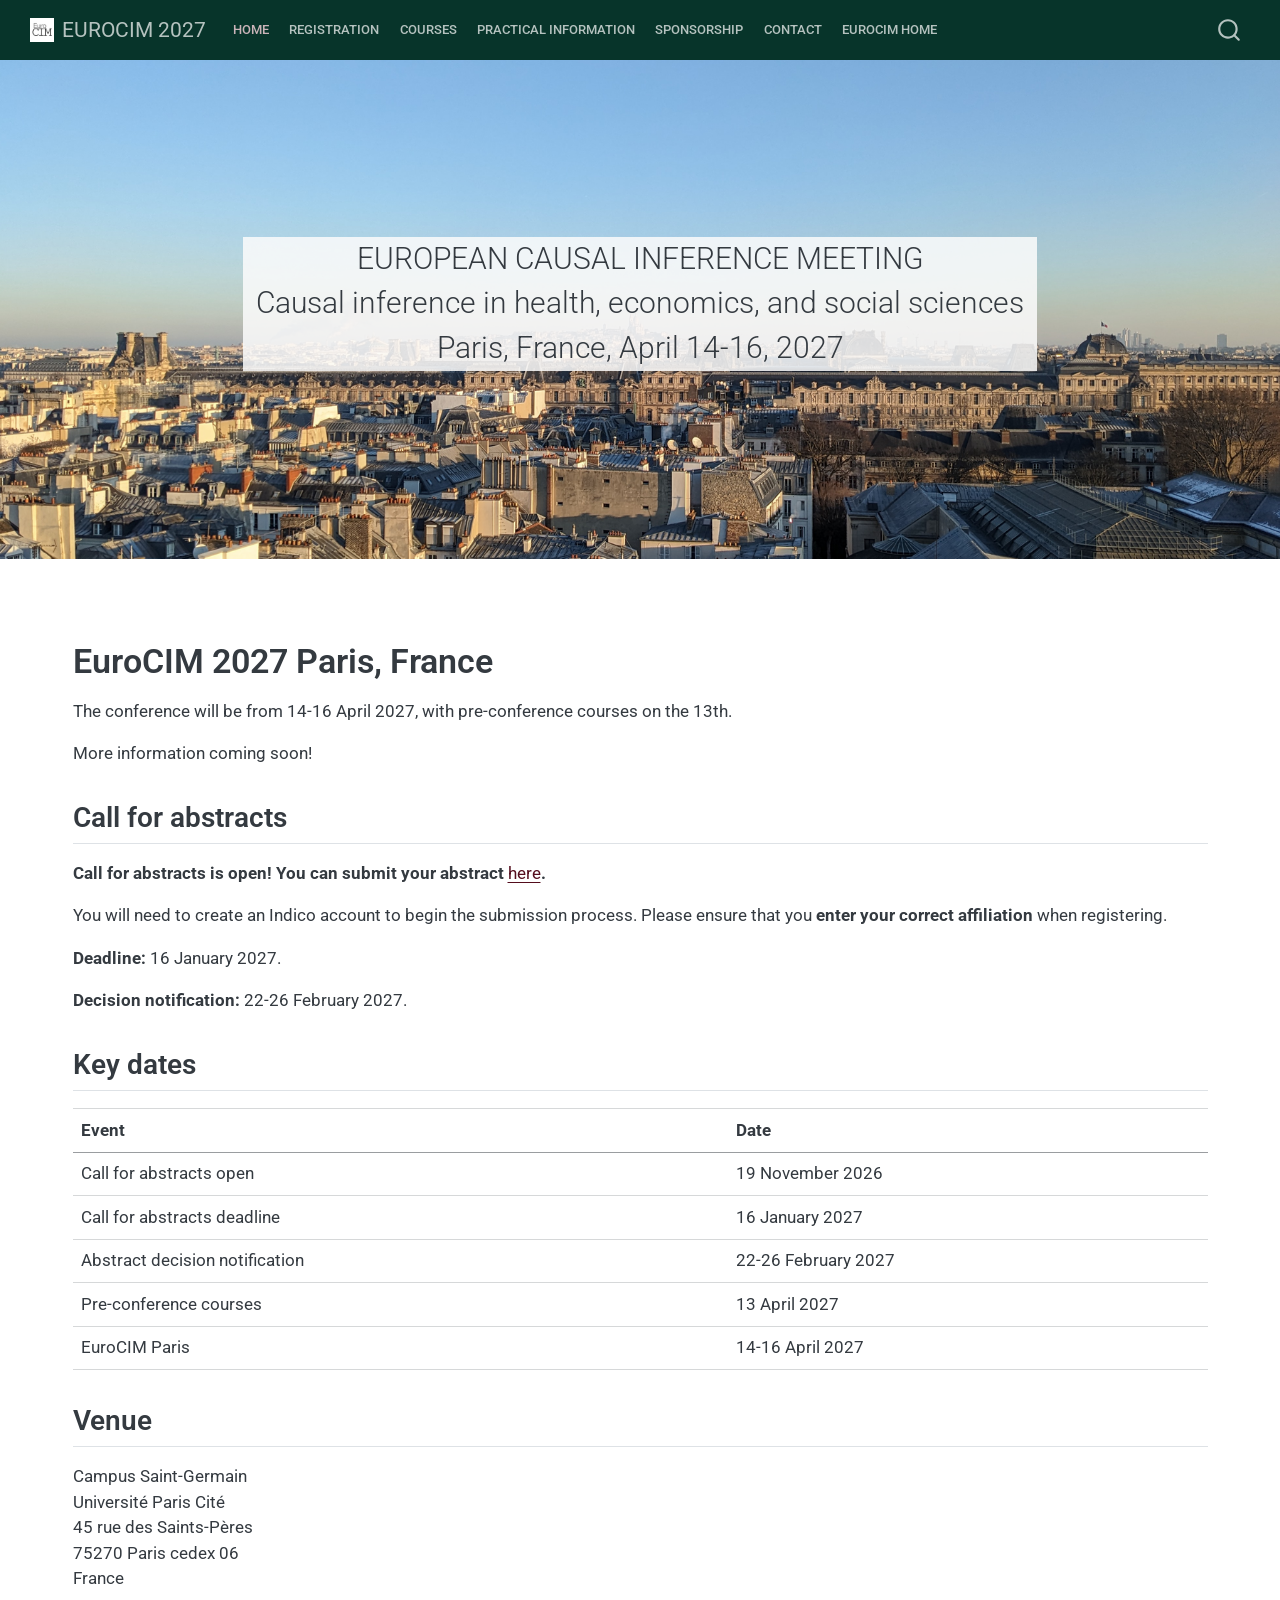
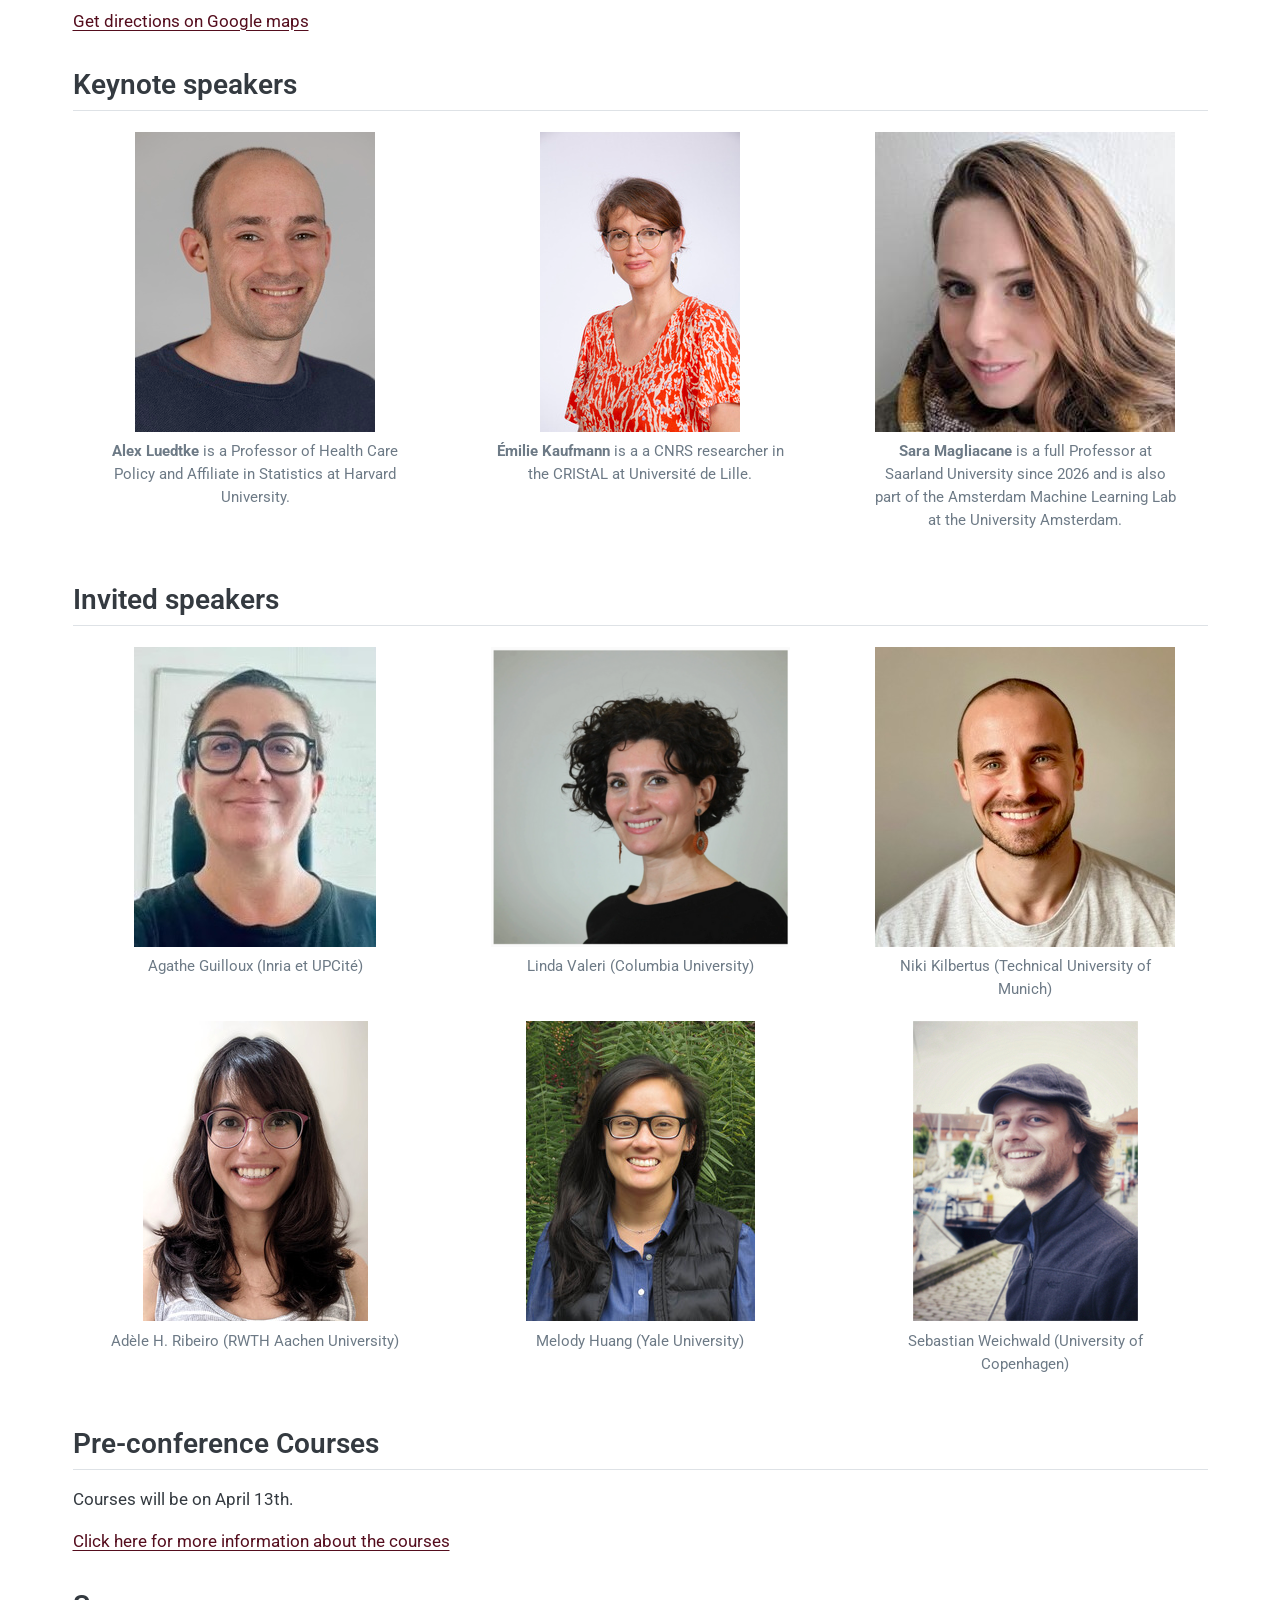
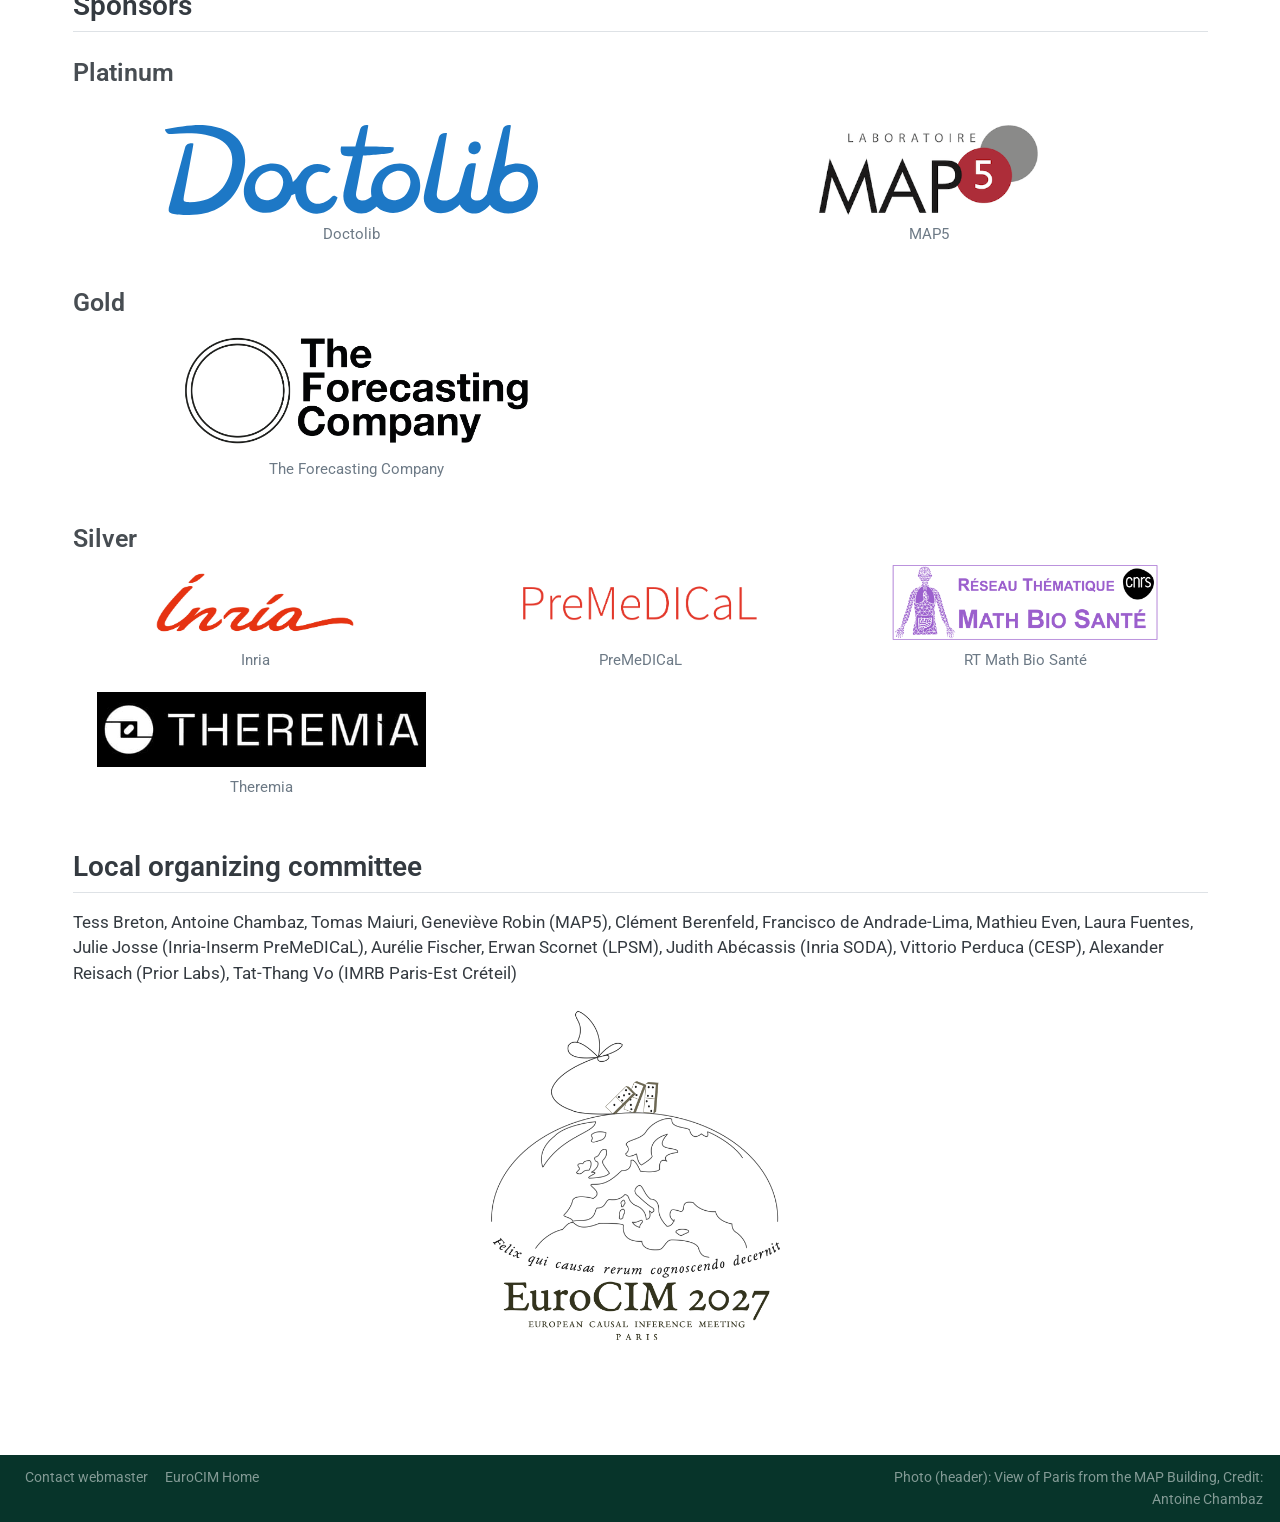
<file: docs/index.html>
<!DOCTYPE html>
<html xmlns="http://www.w3.org/1999/xhtml" lang="en" xml:lang="en"><head>

<meta charset="utf-8">
<meta name="generator" content="quarto-1.6.42">

<meta name="viewport" content="width=device-width, initial-scale=1.0, user-scalable=yes">


<title>European Causal Inference Meeting 2027 – Paris, France</title>
<style>
code{white-space: pre-wrap;}
span.smallcaps{font-variant: small-caps;}
div.columns{display: flex; gap: min(4vw, 1.5em);}
div.column{flex: auto; overflow-x: auto;}
div.hanging-indent{margin-left: 1.5em; text-indent: -1.5em;}
ul.task-list{list-style: none;}
ul.task-list li input[type="checkbox"] {
  width: 0.8em;
  margin: 0 0.8em 0.2em -1em; /* quarto-specific, see https://github.com/quarto-dev/quarto-cli/issues/4556 */ 
  vertical-align: middle;
}
</style>


<script src="site_libs/quarto-nav/quarto-nav.js"></script>
<script src="site_libs/clipboard/clipboard.min.js"></script>
<script src="site_libs/quarto-search/autocomplete.umd.js"></script>
<script src="site_libs/quarto-search/fuse.min.js"></script>
<script src="site_libs/quarto-search/quarto-search.js"></script>
<meta name="quarto:offset" content="./">
<link href="./eurocim-icon.gif" rel="icon" type="image/gif">
<script src="site_libs/quarto-html/quarto.js"></script>
<script src="site_libs/quarto-html/popper.min.js"></script>
<script src="site_libs/quarto-html/tippy.umd.min.js"></script>
<script src="site_libs/quarto-html/anchor.min.js"></script>
<link href="site_libs/quarto-html/tippy.css" rel="stylesheet">
<link href="site_libs/quarto-html/quarto-syntax-highlighting-2f5df379a58b258e96c21c0638c20c03.css" rel="stylesheet" id="quarto-text-highlighting-styles">
<script src="site_libs/bootstrap/bootstrap.min.js"></script>
<link href="site_libs/bootstrap/bootstrap-icons.css" rel="stylesheet">
<link href="site_libs/bootstrap/bootstrap-74127a9e0e57fd3cce7187ab63da7e6c.min.css" rel="stylesheet" append-hash="true" id="quarto-bootstrap" data-mode="light">
<script id="quarto-search-options" type="application/json">{
  "location": "navbar",
  "copy-button": false,
  "collapse-after": 3,
  "panel-placement": "end",
  "type": "overlay",
  "limit": 50,
  "keyboard-shortcut": [
    "f",
    "/",
    "s"
  ],
  "show-item-context": false,
  "language": {
    "search-no-results-text": "No results",
    "search-matching-documents-text": "matching documents",
    "search-copy-link-title": "Copy link to search",
    "search-hide-matches-text": "Hide additional matches",
    "search-more-match-text": "more match in this document",
    "search-more-matches-text": "more matches in this document",
    "search-clear-button-title": "Clear",
    "search-text-placeholder": "",
    "search-detached-cancel-button-title": "Cancel",
    "search-submit-button-title": "Submit",
    "search-label": "Search"
  }
}</script>
<style>

      .quarto-title-block .quarto-title-banner {
        background-image: url(images/paris-header.png);
background-size: cover;
      }
</style>


<link rel="stylesheet" href="styles.css">
<link rel="stylesheet" href="modal.css">
<meta property="og:title" content="European Causal Inference Meeting 2027 – Paris, France">
<meta property="og:description" content="EUROPEAN CAUSAL INFERENCE MEETING Causal inference in health, economics, and social sciences Paris, France, April 14-16, 2027">
<meta property="og:image" content="eurocim-icon.gif">
<meta property="og:site_name" content="European Causal Inference Meeting 2027 -- Paris, France">
</head>

<body class="nav-fixed">

<div id="quarto-search-results"></div>
  <header id="quarto-header" class="headroom fixed-top quarto-banner">
    <nav class="navbar navbar-expand-lg " data-bs-theme="dark">
      <div class="navbar-container container-fluid">
      <div class="navbar-brand-container mx-auto">
    <a href="./index.html" class="navbar-brand navbar-brand-logo">
    <img src="./eurocim-icon.gif" alt="" class="navbar-logo">
    </a>
    <a class="navbar-brand" href="./index.html">
    <span class="navbar-title">EUROCIM 2027</span>
    </a>
  </div>
            <div id="quarto-search" class="" title="Search"></div>
          <button class="navbar-toggler" type="button" data-bs-toggle="collapse" data-bs-target="#navbarCollapse" aria-controls="navbarCollapse" role="menu" aria-expanded="false" aria-label="Toggle navigation" onclick="if (window.quartoToggleHeadroom) { window.quartoToggleHeadroom(); }">
  <span class="navbar-toggler-icon"></span>
</button>
          <div class="collapse navbar-collapse" id="navbarCollapse">
            <ul class="navbar-nav navbar-nav-scroll me-auto">
  <li class="nav-item">
    <a class="nav-link active" href="./index.html" aria-current="page"> 
<span class="menu-text">Home</span></a>
  </li>  
  <li class="nav-item">
    <a class="nav-link" href="./registration.html"> 
<span class="menu-text">Registration</span></a>
  </li>  
  <li class="nav-item">
    <a class="nav-link" href="./courses.html"> 
<span class="menu-text">Courses</span></a>
  </li>  
  <li class="nav-item">
    <a class="nav-link" href="./practical-information.html"> 
<span class="menu-text">Practical Information</span></a>
  </li>  
  <li class="nav-item">
    <a class="nav-link" href="./sponsorship.html"> 
<span class="menu-text">Sponsorship</span></a>
  </li>  
  <li class="nav-item">
    <a class="nav-link" href="./contact.html"> 
<span class="menu-text">Contact</span></a>
  </li>  
  <li class="nav-item">
    <a class="nav-link" href="https://eurocim.org/"> 
<span class="menu-text">EuroCIM Home</span></a>
  </li>  
</ul>
          </div> <!-- /navcollapse -->
            <div class="quarto-navbar-tools">
</div>
      </div> <!-- /container-fluid -->
    </nav>
</header>
<!-- content -->
<header id="title-block-header" class="quarto-title-block default page-columns page-full">
  <div class="quarto-title-banner page-columns page-full">
    <div class="quarto-title column-page">
      
            <p class="subtitle lead">EUROPEAN CAUSAL INFERENCE MEETING<br> Causal inference in health, economics, and social sciences <br>Paris, France, April 14-16, 2027</p>
                      </div>
  </div>
    
  
  <div class="quarto-title-meta column-page">

      
    
      
    </div>
    
  
  </header><div id="quarto-content" class="quarto-container page-columns page-rows-contents page-layout-full page-navbar">
<!-- sidebar -->
<!-- margin-sidebar -->
    
<!-- main -->
<main class="content quarto-banner-title-block column-page" id="quarto-document-content">





<section id="eurocim-2027-paris-france" class="level1">
<h1>EuroCIM 2027 Paris, France</h1>
<p>The conference will be from 14-16 April 2027, with pre-conference courses on the 13th.</p>
<p>More information coming soon!</p>
<section id="call-for-abstracts" class="level2">
<h2 class="anchored" data-anchor-id="call-for-abstracts">Call for abstracts</h2>
<p><strong>Call for abstracts is open! You can submit your abstract <a href="https://indico.eurocim.org/event/4/">here</a>.</strong></p>
<p>You will need to create an Indico account to begin the submission process. Please ensure that you <strong>enter your correct affiliation</strong> when registering.</p>
<p><strong>Deadline:</strong> 16 January 2027.</p>
<p><strong>Decision notification:</strong> 22-26 February 2027.</p>
</section>
<section id="key-dates" class="level2">
<h2 class="anchored" data-anchor-id="key-dates">Key dates</h2>
<table class="caption-top table">
<thead>
<tr class="header">
<th>Event</th>
<th>Date</th>
</tr>
</thead>
<tbody>
<tr class="odd">
<td>Call for abstracts open</td>
<td>19 November 2026</td>
</tr>
<tr class="even">
<td>Call for abstracts deadline</td>
<td>16 January 2027</td>
</tr>
<tr class="odd">
<td>Abstract decision notification</td>
<td>22-26 February 2027</td>
</tr>
<tr class="even">
<td>Pre-conference courses</td>
<td>13 April 2027</td>
</tr>
<tr class="odd">
<td>EuroCIM Paris</td>
<td>14-16 April 2027</td>
</tr>
</tbody>
</table>
</section>
<section id="venue" class="level2">
<h2 class="anchored" data-anchor-id="venue">Venue</h2>
<p>Campus Saint-Germain<br> Université Paris Cité<br> 45 rue des Saints-Pères<br> 75270 Paris cedex 06<br> France</p>
<p><a href="https://maps.app.goo.gl/ps5xyJARwKoJh4gu7">Get directions on Google maps</a></p>
</section>
<section id="keynote-speakers" class="level2">
<h2 class="anchored" data-anchor-id="keynote-speakers">Keynote speakers</h2>
<div>

</div>
<div class="quarto-layout-panel" data-layout-ncol="3">
<div class="quarto-layout-row">
<div class="quarto-layout-cell" style="flex-basis: 33.3%;justify-content: flex-start;">
<div class="quarto-figure quarto-figure-center">
<figure class="figure">
<p><a href="https://alexluedtke.com/"><img src="images/speakers/alex_luedtke.jpg" class="img-fluid figure-img" alt="Alex Luedtke is a Professor of Health Care Policy and Affiliate in Statistics at Harvard University."></a></p>
<figcaption><strong>Alex Luedtke</strong> is a Professor of Health Care Policy and Affiliate in Statistics at Harvard University.</figcaption>
</figure>
</div>
</div>
<div class="quarto-layout-cell" style="flex-basis: 33.3%;justify-content: flex-start;">
<div class="quarto-figure quarto-figure-center">
<figure class="figure">
<p><a href="https://emiliekaufmann.github.io/"><img src="images/speakers/emilie_kaufmann.jpg" class="img-fluid figure-img" alt="Émilie Kaufmann is a a CNRS researcher in the CRIStAL at Université de Lille."></a></p>
<figcaption><strong>Émilie Kaufmann</strong> is a a CNRS researcher in the CRIStAL at Université de Lille.</figcaption>
</figure>
</div>
</div>
<div class="quarto-layout-cell" style="flex-basis: 33.3%;justify-content: flex-start;">
<div class="quarto-figure quarto-figure-center">
<figure class="figure">
<p><a href="https://saramagliacane.github.io/"><img src="images/speakers/sara_magliacane.jpg" class="img-fluid figure-img" alt="Sara Magliacane is a full Professor at Saarland University since 2026 and is also part of the Amsterdam Machine Learning Lab at the University Amsterdam."></a></p>
<figcaption><strong>Sara Magliacane</strong> is a full Professor at Saarland University since 2026 and is also part of the Amsterdam Machine Learning Lab at the University Amsterdam.</figcaption>
</figure>
</div>
</div>
</div>
</div>
</section>
<section id="invited-speakers" class="level2">
<h2 class="anchored" data-anchor-id="invited-speakers">Invited speakers</h2>
<div>

</div>
<div class="quarto-layout-panel" data-layout-ncol="3">
<div class="quarto-layout-row">
<div class="quarto-layout-cell" style="flex-basis: 33.3%;justify-content: flex-start;">
<div class="quarto-figure quarto-figure-center">
<figure class="figure">
<p><a href="https://sites.google.com/view/agatheguilloux-personalwebsite/?pli=1"><img src="images/speakers/agathe_guilloux.jpg" class="img-fluid figure-img" alt="Agathe Guilloux (Inria et UPCité)"></a></p>
<figcaption>Agathe Guilloux (Inria et UPCité)</figcaption>
</figure>
</div>
</div>
<div class="quarto-layout-cell" style="flex-basis: 33.3%;justify-content: flex-start;">
<div class="quarto-figure quarto-figure-center">
<figure class="figure">
<p><a href="https://www.lindavaleri.com/"><img src="images/speakers/linda_valeri.png" class="img-fluid figure-img" alt="Linda Valeri (Columbia University)"></a></p>
<figcaption>Linda Valeri (Columbia University)</figcaption>
</figure>
</div>
</div>
<div class="quarto-layout-cell" style="flex-basis: 33.3%;justify-content: flex-start;">
<div class="quarto-figure quarto-figure-center">
<figure class="figure">
<p><a href="https://sites.google.com/view/nikikilbertus/home"><img src="images/speakers/niki_kilbertus.jpeg" class="img-fluid figure-img" alt="Niki Kilbertus (Technical University of Munich)"></a></p>
<figcaption>Niki Kilbertus (Technical University of Munich)</figcaption>
</figure>
</div>
</div>
</div>
<div class="quarto-layout-row">
<div class="quarto-layout-cell" style="flex-basis: 33.3%;justify-content: flex-start;">
<div class="quarto-figure quarto-figure-center">
<figure class="figure">
<p><a href="https://adele.github.io/#about"><img src="images/speakers/adele_ribeiro.jpeg" class="img-fluid figure-img" alt="Adèle H. Ribeiro (RWTH Aachen University)"></a></p>
<figcaption>Adèle H. Ribeiro (RWTH Aachen University)</figcaption>
</figure>
</div>
</div>
<div class="quarto-layout-cell" style="flex-basis: 33.3%;justify-content: flex-start;">
<div class="quarto-figure quarto-figure-center">
<figure class="figure">
<p><a href="https://melodyyhuang.com/"><img src="images/speakers/melody_huang.jpg" class="img-fluid figure-img" alt="Melody Huang (Yale University)"></a></p>
<figcaption>Melody Huang (Yale University)</figcaption>
</figure>
</div>
</div>
<div class="quarto-layout-cell" style="flex-basis: 33.3%;justify-content: flex-start;">
<div class="quarto-figure quarto-figure-center">
<figure class="figure">
<p><a href="https://sweichwald.de/"><img src="images/speakers/sebastian_weichwald.jpg" class="img-fluid figure-img" alt="Sebastian Weichwald (University of Copenhagen)"></a></p>
<figcaption>Sebastian Weichwald (University of Copenhagen)</figcaption>
</figure>
</div>
</div>
</div>
</div>
</section>
<section id="pre-conference-courses" class="level2">
<h2 class="anchored" data-anchor-id="pre-conference-courses">Pre-conference Courses</h2>
<p>Courses will be on April 13th.</p>
<p><a href="./courses.html">Click here for more information about the courses</a></p>
</section>
<section id="sponsors" class="level2">
<h2 class="anchored" data-anchor-id="sponsors">Sponsors</h2>
<section id="platinum" class="level3">
<h3 class="anchored" data-anchor-id="platinum">Platinum</h3>
<div style="height: 1.5rem;">

</div>
<div>

</div>
<div class="quarto-layout-panel" data-layout-ncol="2">
<div class="quarto-layout-row">
<div class="quarto-layout-cell" style="flex-basis: 50.0%;justify-content: flex-start;">
<div class="quarto-figure quarto-figure-center">
<figure class="figure">
<p><a href="https://www.doctolib.fr/"><img src="images/sponsors/doctolib.svg" height="90" alt="Doctolib" class="figure-img"></a></p>
<figcaption>Doctolib</figcaption>
</figure>
</div>
</div>
<div class="quarto-layout-cell" style="flex-basis: 50.0%;justify-content: flex-start;">
<div class="quarto-figure quarto-figure-center">
<figure class="figure">
<p><a href="https://map5.mi.parisdescartes.fr/"><img src="images/sponsors/map5.png" height="90" alt="MAP5" class="figure-img"></a></p>
<figcaption>MAP5</figcaption>
</figure>
</div>
</div>
</div>
</div>
</section>
<section id="gold" class="level3">
<h3 class="anchored" data-anchor-id="gold">Gold</h3>
<div>

</div>
<div class="quarto-layout-panel" data-layout-ncol="2">
<div class="quarto-layout-row">
<div class="quarto-layout-cell" style="flex-basis: 50.0%;justify-content: flex-start;">
<div class="quarto-figure quarto-figure-center">
<figure class="figure">
<p><a href="https://www.theforecastingcompany.com/"><img src="images/sponsors/TFC_LOGO_original.png" height="120" alt="The Forecasting Company" class="figure-img"></a></p>
<figcaption>The Forecasting Company</figcaption>
</figure>
</div>
</div>
</div>
</div>
</section>
<section id="silver" class="level3">
<h3 class="anchored" data-anchor-id="silver">Silver</h3>
<div>

</div>
<div class="quarto-layout-panel" data-layout-ncol="3">
<div class="quarto-layout-row">
<div class="quarto-layout-cell" style="flex-basis: 33.3%;justify-content: flex-start;">
<div class="quarto-figure quarto-figure-center">
<figure class="figure">
<p><a href="https://www.inria.fr/fr"><img src="images/sponsors/inr_logo_rouge.jpg" height="75" alt="Inria" class="figure-img"></a></p>
<figcaption>Inria</figcaption>
</figure>
</div>
</div>
<div class="quarto-layout-cell" style="flex-basis: 33.3%;justify-content: flex-start;">
<div class="quarto-figure quarto-figure-center">
<figure class="figure">
<p><a href="https://team.inria.fr/premedical/"><img src="images/sponsors/premedical.png" height="75" alt="PreMeDICaL" class="figure-img"></a></p>
<figcaption>PreMeDICaL</figcaption>
</figure>
</div>
</div>
<div class="quarto-layout-cell" style="flex-basis: 33.3%;justify-content: flex-start;">
<div class="quarto-figure quarto-figure-center">
<figure class="figure">
<p><a href="https://math-bio-sante.math.cnrs.fr/"><img src="images/sponsors/rtmathbiosante.png" height="75" alt="RT Math Bio Santé" class="figure-img"></a></p>
<figcaption>RT Math Bio Santé</figcaption>
</figure>
</div>
</div>
</div>
<div class="quarto-layout-row">
<div class="quarto-layout-cell" style="flex-basis: 33.3%;justify-content: flex-start;">
<div class="quarto-figure quarto-figure-center">
<figure class="figure">
<p><a href="https://theremia.health/"><img src="images/sponsors/logo_theremia.jpeg" height="75" alt="Theremia" class="figure-img"></a></p>
<figcaption>Theremia</figcaption>
</figure>
</div>
</div>
</div>
</div>
</section>
</section>
<section id="local-organizing-committee" class="level2">
<h2 class="anchored" data-anchor-id="local-organizing-committee">Local organizing committee</h2>
<p>Tess Breton, Antoine Chambaz, Tomas Maiuri, Geneviève Robin (MAP5), Clément Berenfeld, Francisco de Andrade-Lima, Mathieu Even, Laura Fuentes, Julie Josse (Inria-Inserm PreMeDICaL), Aurélie Fischer, Erwan Scornet (LPSM), Judith Abécassis (Inria SODA), Vittorio Perduca (CESP), Alexander Reisach (Prior Labs), Tat-Thang Vo (IMRB Paris-Est Créteil)</p>
<div class="quarto-figure quarto-figure-center">
<figure class="figure">
<p><img src="images/logo_eurocim.png" class="img-fluid quarto-figure quarto-figure-center figure-img" style="width:30.0%"></p>
</figure>
</div>


</section>
</section>

</main> <!-- /main -->
<script id="quarto-html-after-body" type="application/javascript">
window.document.addEventListener("DOMContentLoaded", function (event) {
  const toggleBodyColorMode = (bsSheetEl) => {
    const mode = bsSheetEl.getAttribute("data-mode");
    const bodyEl = window.document.querySelector("body");
    if (mode === "dark") {
      bodyEl.classList.add("quarto-dark");
      bodyEl.classList.remove("quarto-light");
    } else {
      bodyEl.classList.add("quarto-light");
      bodyEl.classList.remove("quarto-dark");
    }
  }
  const toggleBodyColorPrimary = () => {
    const bsSheetEl = window.document.querySelector("link#quarto-bootstrap");
    if (bsSheetEl) {
      toggleBodyColorMode(bsSheetEl);
    }
  }
  toggleBodyColorPrimary();  
  const icon = "";
  const anchorJS = new window.AnchorJS();
  anchorJS.options = {
    placement: 'right',
    icon: icon
  };
  anchorJS.add('.anchored');
  const isCodeAnnotation = (el) => {
    for (const clz of el.classList) {
      if (clz.startsWith('code-annotation-')) {                     
        return true;
      }
    }
    return false;
  }
  const onCopySuccess = function(e) {
    // button target
    const button = e.trigger;
    // don't keep focus
    button.blur();
    // flash "checked"
    button.classList.add('code-copy-button-checked');
    var currentTitle = button.getAttribute("title");
    button.setAttribute("title", "Copied!");
    let tooltip;
    if (window.bootstrap) {
      button.setAttribute("data-bs-toggle", "tooltip");
      button.setAttribute("data-bs-placement", "left");
      button.setAttribute("data-bs-title", "Copied!");
      tooltip = new bootstrap.Tooltip(button, 
        { trigger: "manual", 
          customClass: "code-copy-button-tooltip",
          offset: [0, -8]});
      tooltip.show();    
    }
    setTimeout(function() {
      if (tooltip) {
        tooltip.hide();
        button.removeAttribute("data-bs-title");
        button.removeAttribute("data-bs-toggle");
        button.removeAttribute("data-bs-placement");
      }
      button.setAttribute("title", currentTitle);
      button.classList.remove('code-copy-button-checked');
    }, 1000);
    // clear code selection
    e.clearSelection();
  }
  const getTextToCopy = function(trigger) {
      const codeEl = trigger.previousElementSibling.cloneNode(true);
      for (const childEl of codeEl.children) {
        if (isCodeAnnotation(childEl)) {
          childEl.remove();
        }
      }
      return codeEl.innerText;
  }
  const clipboard = new window.ClipboardJS('.code-copy-button:not([data-in-quarto-modal])', {
    text: getTextToCopy
  });
  clipboard.on('success', onCopySuccess);
  if (window.document.getElementById('quarto-embedded-source-code-modal')) {
    const clipboardModal = new window.ClipboardJS('.code-copy-button[data-in-quarto-modal]', {
      text: getTextToCopy,
      container: window.document.getElementById('quarto-embedded-source-code-modal')
    });
    clipboardModal.on('success', onCopySuccess);
  }
    var localhostRegex = new RegExp(/^(?:http|https):\/\/localhost\:?[0-9]*\//);
    var mailtoRegex = new RegExp(/^mailto:/);
      var filterRegex = new RegExp('/' + window.location.host + '/');
    var isInternal = (href) => {
        return filterRegex.test(href) || localhostRegex.test(href) || mailtoRegex.test(href);
    }
    // Inspect non-navigation links and adorn them if external
 	var links = window.document.querySelectorAll('a[href]:not(.nav-link):not(.navbar-brand):not(.toc-action):not(.sidebar-link):not(.sidebar-item-toggle):not(.pagination-link):not(.no-external):not([aria-hidden]):not(.dropdown-item):not(.quarto-navigation-tool):not(.about-link)');
    for (var i=0; i<links.length; i++) {
      const link = links[i];
      if (!isInternal(link.href)) {
        // undo the damage that might have been done by quarto-nav.js in the case of
        // links that we want to consider external
        if (link.dataset.originalHref !== undefined) {
          link.href = link.dataset.originalHref;
        }
      }
    }
  function tippyHover(el, contentFn, onTriggerFn, onUntriggerFn) {
    const config = {
      allowHTML: true,
      maxWidth: 500,
      delay: 100,
      arrow: false,
      appendTo: function(el) {
          return el.parentElement;
      },
      interactive: true,
      interactiveBorder: 10,
      theme: 'quarto',
      placement: 'bottom-start',
    };
    if (contentFn) {
      config.content = contentFn;
    }
    if (onTriggerFn) {
      config.onTrigger = onTriggerFn;
    }
    if (onUntriggerFn) {
      config.onUntrigger = onUntriggerFn;
    }
    window.tippy(el, config); 
  }
  const noterefs = window.document.querySelectorAll('a[role="doc-noteref"]');
  for (var i=0; i<noterefs.length; i++) {
    const ref = noterefs[i];
    tippyHover(ref, function() {
      // use id or data attribute instead here
      let href = ref.getAttribute('data-footnote-href') || ref.getAttribute('href');
      try { href = new URL(href).hash; } catch {}
      const id = href.replace(/^#\/?/, "");
      const note = window.document.getElementById(id);
      if (note) {
        return note.innerHTML;
      } else {
        return "";
      }
    });
  }
  const xrefs = window.document.querySelectorAll('a.quarto-xref');
  const processXRef = (id, note) => {
    // Strip column container classes
    const stripColumnClz = (el) => {
      el.classList.remove("page-full", "page-columns");
      if (el.children) {
        for (const child of el.children) {
          stripColumnClz(child);
        }
      }
    }
    stripColumnClz(note)
    if (id === null || id.startsWith('sec-')) {
      // Special case sections, only their first couple elements
      const container = document.createElement("div");
      if (note.children && note.children.length > 2) {
        container.appendChild(note.children[0].cloneNode(true));
        for (let i = 1; i < note.children.length; i++) {
          const child = note.children[i];
          if (child.tagName === "P" && child.innerText === "") {
            continue;
          } else {
            container.appendChild(child.cloneNode(true));
            break;
          }
        }
        if (window.Quarto?.typesetMath) {
          window.Quarto.typesetMath(container);
        }
        return container.innerHTML
      } else {
        if (window.Quarto?.typesetMath) {
          window.Quarto.typesetMath(note);
        }
        return note.innerHTML;
      }
    } else {
      // Remove any anchor links if they are present
      const anchorLink = note.querySelector('a.anchorjs-link');
      if (anchorLink) {
        anchorLink.remove();
      }
      if (window.Quarto?.typesetMath) {
        window.Quarto.typesetMath(note);
      }
      if (note.classList.contains("callout")) {
        return note.outerHTML;
      } else {
        return note.innerHTML;
      }
    }
  }
  for (var i=0; i<xrefs.length; i++) {
    const xref = xrefs[i];
    tippyHover(xref, undefined, function(instance) {
      instance.disable();
      let url = xref.getAttribute('href');
      let hash = undefined; 
      if (url.startsWith('#')) {
        hash = url;
      } else {
        try { hash = new URL(url).hash; } catch {}
      }
      if (hash) {
        const id = hash.replace(/^#\/?/, "");
        const note = window.document.getElementById(id);
        if (note !== null) {
          try {
            const html = processXRef(id, note.cloneNode(true));
            instance.setContent(html);
          } finally {
            instance.enable();
            instance.show();
          }
        } else {
          // See if we can fetch this
          fetch(url.split('#')[0])
          .then(res => res.text())
          .then(html => {
            const parser = new DOMParser();
            const htmlDoc = parser.parseFromString(html, "text/html");
            const note = htmlDoc.getElementById(id);
            if (note !== null) {
              const html = processXRef(id, note);
              instance.setContent(html);
            } 
          }).finally(() => {
            instance.enable();
            instance.show();
          });
        }
      } else {
        // See if we can fetch a full url (with no hash to target)
        // This is a special case and we should probably do some content thinning / targeting
        fetch(url)
        .then(res => res.text())
        .then(html => {
          const parser = new DOMParser();
          const htmlDoc = parser.parseFromString(html, "text/html");
          const note = htmlDoc.querySelector('main.content');
          if (note !== null) {
            // This should only happen for chapter cross references
            // (since there is no id in the URL)
            // remove the first header
            if (note.children.length > 0 && note.children[0].tagName === "HEADER") {
              note.children[0].remove();
            }
            const html = processXRef(null, note);
            instance.setContent(html);
          } 
        }).finally(() => {
          instance.enable();
          instance.show();
        });
      }
    }, function(instance) {
    });
  }
      let selectedAnnoteEl;
      const selectorForAnnotation = ( cell, annotation) => {
        let cellAttr = 'data-code-cell="' + cell + '"';
        let lineAttr = 'data-code-annotation="' +  annotation + '"';
        const selector = 'span[' + cellAttr + '][' + lineAttr + ']';
        return selector;
      }
      const selectCodeLines = (annoteEl) => {
        const doc = window.document;
        const targetCell = annoteEl.getAttribute("data-target-cell");
        const targetAnnotation = annoteEl.getAttribute("data-target-annotation");
        const annoteSpan = window.document.querySelector(selectorForAnnotation(targetCell, targetAnnotation));
        const lines = annoteSpan.getAttribute("data-code-lines").split(",");
        const lineIds = lines.map((line) => {
          return targetCell + "-" + line;
        })
        let top = null;
        let height = null;
        let parent = null;
        if (lineIds.length > 0) {
            //compute the position of the single el (top and bottom and make a div)
            const el = window.document.getElementById(lineIds[0]);
            top = el.offsetTop;
            height = el.offsetHeight;
            parent = el.parentElement.parentElement;
          if (lineIds.length > 1) {
            const lastEl = window.document.getElementById(lineIds[lineIds.length - 1]);
            const bottom = lastEl.offsetTop + lastEl.offsetHeight;
            height = bottom - top;
          }
          if (top !== null && height !== null && parent !== null) {
            // cook up a div (if necessary) and position it 
            let div = window.document.getElementById("code-annotation-line-highlight");
            if (div === null) {
              div = window.document.createElement("div");
              div.setAttribute("id", "code-annotation-line-highlight");
              div.style.position = 'absolute';
              parent.appendChild(div);
            }
            div.style.top = top - 2 + "px";
            div.style.height = height + 4 + "px";
            div.style.left = 0;
            let gutterDiv = window.document.getElementById("code-annotation-line-highlight-gutter");
            if (gutterDiv === null) {
              gutterDiv = window.document.createElement("div");
              gutterDiv.setAttribute("id", "code-annotation-line-highlight-gutter");
              gutterDiv.style.position = 'absolute';
              const codeCell = window.document.getElementById(targetCell);
              const gutter = codeCell.querySelector('.code-annotation-gutter');
              gutter.appendChild(gutterDiv);
            }
            gutterDiv.style.top = top - 2 + "px";
            gutterDiv.style.height = height + 4 + "px";
          }
          selectedAnnoteEl = annoteEl;
        }
      };
      const unselectCodeLines = () => {
        const elementsIds = ["code-annotation-line-highlight", "code-annotation-line-highlight-gutter"];
        elementsIds.forEach((elId) => {
          const div = window.document.getElementById(elId);
          if (div) {
            div.remove();
          }
        });
        selectedAnnoteEl = undefined;
      };
        // Handle positioning of the toggle
    window.addEventListener(
      "resize",
      throttle(() => {
        elRect = undefined;
        if (selectedAnnoteEl) {
          selectCodeLines(selectedAnnoteEl);
        }
      }, 10)
    );
    function throttle(fn, ms) {
    let throttle = false;
    let timer;
      return (...args) => {
        if(!throttle) { // first call gets through
            fn.apply(this, args);
            throttle = true;
        } else { // all the others get throttled
            if(timer) clearTimeout(timer); // cancel #2
            timer = setTimeout(() => {
              fn.apply(this, args);
              timer = throttle = false;
            }, ms);
        }
      };
    }
      // Attach click handler to the DT
      const annoteDls = window.document.querySelectorAll('dt[data-target-cell]');
      for (const annoteDlNode of annoteDls) {
        annoteDlNode.addEventListener('click', (event) => {
          const clickedEl = event.target;
          if (clickedEl !== selectedAnnoteEl) {
            unselectCodeLines();
            const activeEl = window.document.querySelector('dt[data-target-cell].code-annotation-active');
            if (activeEl) {
              activeEl.classList.remove('code-annotation-active');
            }
            selectCodeLines(clickedEl);
            clickedEl.classList.add('code-annotation-active');
          } else {
            // Unselect the line
            unselectCodeLines();
            clickedEl.classList.remove('code-annotation-active');
          }
        });
      }
  const findCites = (el) => {
    const parentEl = el.parentElement;
    if (parentEl) {
      const cites = parentEl.dataset.cites;
      if (cites) {
        return {
          el,
          cites: cites.split(' ')
        };
      } else {
        return findCites(el.parentElement)
      }
    } else {
      return undefined;
    }
  };
  var bibliorefs = window.document.querySelectorAll('a[role="doc-biblioref"]');
  for (var i=0; i<bibliorefs.length; i++) {
    const ref = bibliorefs[i];
    const citeInfo = findCites(ref);
    if (citeInfo) {
      tippyHover(citeInfo.el, function() {
        var popup = window.document.createElement('div');
        citeInfo.cites.forEach(function(cite) {
          var citeDiv = window.document.createElement('div');
          citeDiv.classList.add('hanging-indent');
          citeDiv.classList.add('csl-entry');
          var biblioDiv = window.document.getElementById('ref-' + cite);
          if (biblioDiv) {
            citeDiv.innerHTML = biblioDiv.innerHTML;
          }
          popup.appendChild(citeDiv);
        });
        return popup.innerHTML;
      });
    }
  }
});
</script>
</div> <!-- /content -->
<footer class="footer">
  <div class="nav-footer">
    <div class="nav-footer-left">
      <ul class="footer-items list-unstyled">
    <li class="nav-item">
    <a class="nav-link" href="mailto:michael.sachs@sund.ku.dk?subject=[EuroCIM website]">
<p>Contact webmaster</p>
</a>
  </li>  
    <li class="nav-item">
    <a class="nav-link" href="https://eurocim.org/">
<p>EuroCIM Home</p>
</a>
  </li>  
</ul>
    </div>   
    <div class="nav-footer-center">
      &nbsp;
    </div>
    <div class="nav-footer-right">
      <ul class="footer-items list-unstyled">
    <li class="nav-item">
 Photo (header): View of Paris from the MAP Building, Credit: Antoine Chambaz
  </li>  
</ul>
    </div>
  </div>
</footer>




</body></html>
</file>
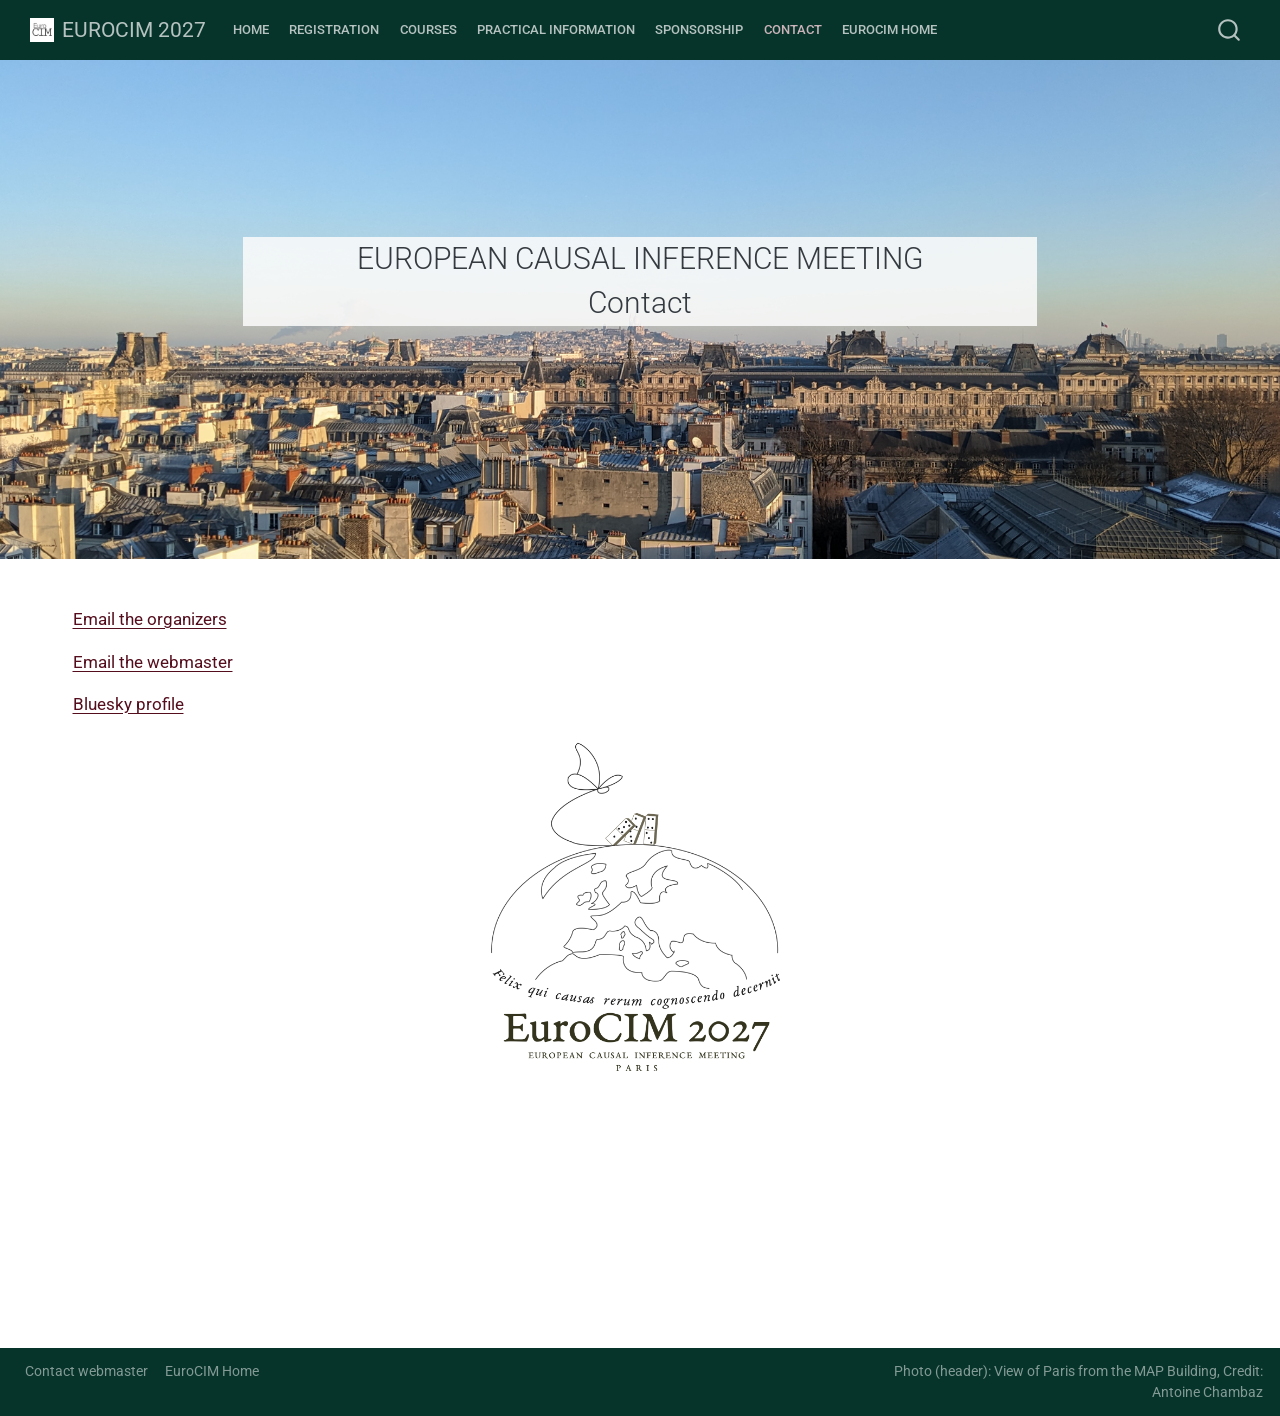
<file: docs/contact.html>
<!DOCTYPE html>
<html xmlns="http://www.w3.org/1999/xhtml" lang="en" xml:lang="en"><head>

<meta charset="utf-8">
<meta name="generator" content="quarto-1.6.42">

<meta name="viewport" content="width=device-width, initial-scale=1.0, user-scalable=yes">


<title>contact – European Causal Inference Meeting 2027 -- Paris, France</title>
<style>
code{white-space: pre-wrap;}
span.smallcaps{font-variant: small-caps;}
div.columns{display: flex; gap: min(4vw, 1.5em);}
div.column{flex: auto; overflow-x: auto;}
div.hanging-indent{margin-left: 1.5em; text-indent: -1.5em;}
ul.task-list{list-style: none;}
ul.task-list li input[type="checkbox"] {
  width: 0.8em;
  margin: 0 0.8em 0.2em -1em; /* quarto-specific, see https://github.com/quarto-dev/quarto-cli/issues/4556 */ 
  vertical-align: middle;
}
</style>


<script src="site_libs/quarto-nav/quarto-nav.js"></script>
<script src="site_libs/clipboard/clipboard.min.js"></script>
<script src="site_libs/quarto-search/autocomplete.umd.js"></script>
<script src="site_libs/quarto-search/fuse.min.js"></script>
<script src="site_libs/quarto-search/quarto-search.js"></script>
<meta name="quarto:offset" content="./">
<link href="./eurocim-icon.gif" rel="icon" type="image/gif">
<script src="site_libs/quarto-html/quarto.js"></script>
<script src="site_libs/quarto-html/popper.min.js"></script>
<script src="site_libs/quarto-html/tippy.umd.min.js"></script>
<script src="site_libs/quarto-html/anchor.min.js"></script>
<link href="site_libs/quarto-html/tippy.css" rel="stylesheet">
<link href="site_libs/quarto-html/quarto-syntax-highlighting-2f5df379a58b258e96c21c0638c20c03.css" rel="stylesheet" id="quarto-text-highlighting-styles">
<script src="site_libs/bootstrap/bootstrap.min.js"></script>
<link href="site_libs/bootstrap/bootstrap-icons.css" rel="stylesheet">
<link href="site_libs/bootstrap/bootstrap-db4ea16ca78c0a3a8e659356a84e353f.min.css" rel="stylesheet" append-hash="true" id="quarto-bootstrap" data-mode="light">
<script id="quarto-search-options" type="application/json">{
  "location": "navbar",
  "copy-button": false,
  "collapse-after": 3,
  "panel-placement": "end",
  "type": "overlay",
  "limit": 50,
  "keyboard-shortcut": [
    "f",
    "/",
    "s"
  ],
  "show-item-context": false,
  "language": {
    "search-no-results-text": "No results",
    "search-matching-documents-text": "matching documents",
    "search-copy-link-title": "Copy link to search",
    "search-hide-matches-text": "Hide additional matches",
    "search-more-match-text": "more match in this document",
    "search-more-matches-text": "more matches in this document",
    "search-clear-button-title": "Clear",
    "search-text-placeholder": "",
    "search-detached-cancel-button-title": "Cancel",
    "search-submit-button-title": "Submit",
    "search-label": "Search"
  }
}</script>
<style>

      .quarto-title-block .quarto-title-banner {
        background-image: url(images/paris-header.png);
background-size: cover;
      }
</style>


<link rel="stylesheet" href="styles.css">
<link rel="stylesheet" href="modal.css">
<meta property="og:title" content="European Causal Inference Meeting 2027 – Paris, France">
<meta property="og:description" content="EUROPEAN CAUSAL INFERENCE MEETING Contact">
<meta property="og:image" content="eurocim-icon.gif">
<meta property="og:site_name" content="European Causal Inference Meeting 2027 -- Paris, France">
</head>

<body class="nav-fixed">

<div id="quarto-search-results"></div>
  <header id="quarto-header" class="headroom fixed-top quarto-banner">
    <nav class="navbar navbar-expand-lg " data-bs-theme="dark">
      <div class="navbar-container container-fluid">
      <div class="navbar-brand-container mx-auto">
    <a href="./index.html" class="navbar-brand navbar-brand-logo">
    <img src="./eurocim-icon.gif" alt="" class="navbar-logo">
    </a>
    <a class="navbar-brand" href="./index.html">
    <span class="navbar-title">EUROCIM 2027</span>
    </a>
  </div>
            <div id="quarto-search" class="" title="Search"></div>
          <button class="navbar-toggler" type="button" data-bs-toggle="collapse" data-bs-target="#navbarCollapse" aria-controls="navbarCollapse" role="menu" aria-expanded="false" aria-label="Toggle navigation" onclick="if (window.quartoToggleHeadroom) { window.quartoToggleHeadroom(); }">
  <span class="navbar-toggler-icon"></span>
</button>
          <div class="collapse navbar-collapse" id="navbarCollapse">
            <ul class="navbar-nav navbar-nav-scroll me-auto">
  <li class="nav-item">
    <a class="nav-link" href="./index.html"> 
<span class="menu-text">Home</span></a>
  </li>  
  <li class="nav-item">
    <a class="nav-link" href="./registration.html"> 
<span class="menu-text">Registration</span></a>
  </li>  
  <li class="nav-item">
    <a class="nav-link" href="./courses.html"> 
<span class="menu-text">Courses</span></a>
  </li>  
  <li class="nav-item">
    <a class="nav-link" href="./practical-information.html"> 
<span class="menu-text">Practical Information</span></a>
  </li>  
  <li class="nav-item">
    <a class="nav-link" href="./sponsorship.html"> 
<span class="menu-text">Sponsorship</span></a>
  </li>  
  <li class="nav-item">
    <a class="nav-link active" href="./contact.html" aria-current="page"> 
<span class="menu-text">Contact</span></a>
  </li>  
  <li class="nav-item">
    <a class="nav-link" href="https://eurocim.org/"> 
<span class="menu-text">EuroCIM Home</span></a>
  </li>  
</ul>
          </div> <!-- /navcollapse -->
            <div class="quarto-navbar-tools">
</div>
      </div> <!-- /container-fluid -->
    </nav>
</header>
<!-- content -->
<header id="title-block-header" class="quarto-title-block default page-columns page-full">
  <div class="quarto-title-banner page-columns page-full">
    <div class="quarto-title column-page">
      
            <p class="subtitle lead">EUROPEAN CAUSAL INFERENCE MEETING<br> Contact</p>
                      </div>
  </div>
    
  
  <div class="quarto-title-meta column-page">

      
    
      
    </div>
    
  
  </header><div id="quarto-content" class="quarto-container page-columns page-rows-contents page-layout-full page-navbar">
<!-- sidebar -->
<!-- margin-sidebar -->
    
<!-- main -->
<main class="content quarto-banner-title-block column-page" id="quarto-document-content">





<p><a href="mailto:eurocim2027@inria.fr">Email the organizers</a></p>
<p><a href="mailto:clement.berenfeld@inria.fr,alexander.reisach@gmail.com?subject=%5BEuroCIM%20Paris%20website%5D">Email the webmaster</a></p>
<p><a href="https://bsky.app/profile/eurocim.bsky.social">Bluesky profile</a></p>
<div class="quarto-figure quarto-figure-center">
<figure class="figure">
<p><img src="images/logo_eurocim.png" class="img-fluid quarto-figure quarto-figure-center figure-img" style="width:30.0%"></p>
</figure>
</div>



</main> <!-- /main -->
<script id="quarto-html-after-body" type="application/javascript">
window.document.addEventListener("DOMContentLoaded", function (event) {
  const toggleBodyColorMode = (bsSheetEl) => {
    const mode = bsSheetEl.getAttribute("data-mode");
    const bodyEl = window.document.querySelector("body");
    if (mode === "dark") {
      bodyEl.classList.add("quarto-dark");
      bodyEl.classList.remove("quarto-light");
    } else {
      bodyEl.classList.add("quarto-light");
      bodyEl.classList.remove("quarto-dark");
    }
  }
  const toggleBodyColorPrimary = () => {
    const bsSheetEl = window.document.querySelector("link#quarto-bootstrap");
    if (bsSheetEl) {
      toggleBodyColorMode(bsSheetEl);
    }
  }
  toggleBodyColorPrimary();  
  const icon = "";
  const anchorJS = new window.AnchorJS();
  anchorJS.options = {
    placement: 'right',
    icon: icon
  };
  anchorJS.add('.anchored');
  const isCodeAnnotation = (el) => {
    for (const clz of el.classList) {
      if (clz.startsWith('code-annotation-')) {                     
        return true;
      }
    }
    return false;
  }
  const onCopySuccess = function(e) {
    // button target
    const button = e.trigger;
    // don't keep focus
    button.blur();
    // flash "checked"
    button.classList.add('code-copy-button-checked');
    var currentTitle = button.getAttribute("title");
    button.setAttribute("title", "Copied!");
    let tooltip;
    if (window.bootstrap) {
      button.setAttribute("data-bs-toggle", "tooltip");
      button.setAttribute("data-bs-placement", "left");
      button.setAttribute("data-bs-title", "Copied!");
      tooltip = new bootstrap.Tooltip(button, 
        { trigger: "manual", 
          customClass: "code-copy-button-tooltip",
          offset: [0, -8]});
      tooltip.show();    
    }
    setTimeout(function() {
      if (tooltip) {
        tooltip.hide();
        button.removeAttribute("data-bs-title");
        button.removeAttribute("data-bs-toggle");
        button.removeAttribute("data-bs-placement");
      }
      button.setAttribute("title", currentTitle);
      button.classList.remove('code-copy-button-checked');
    }, 1000);
    // clear code selection
    e.clearSelection();
  }
  const getTextToCopy = function(trigger) {
      const codeEl = trigger.previousElementSibling.cloneNode(true);
      for (const childEl of codeEl.children) {
        if (isCodeAnnotation(childEl)) {
          childEl.remove();
        }
      }
      return codeEl.innerText;
  }
  const clipboard = new window.ClipboardJS('.code-copy-button:not([data-in-quarto-modal])', {
    text: getTextToCopy
  });
  clipboard.on('success', onCopySuccess);
  if (window.document.getElementById('quarto-embedded-source-code-modal')) {
    const clipboardModal = new window.ClipboardJS('.code-copy-button[data-in-quarto-modal]', {
      text: getTextToCopy,
      container: window.document.getElementById('quarto-embedded-source-code-modal')
    });
    clipboardModal.on('success', onCopySuccess);
  }
    var localhostRegex = new RegExp(/^(?:http|https):\/\/localhost\:?[0-9]*\//);
    var mailtoRegex = new RegExp(/^mailto:/);
      var filterRegex = new RegExp('/' + window.location.host + '/');
    var isInternal = (href) => {
        return filterRegex.test(href) || localhostRegex.test(href) || mailtoRegex.test(href);
    }
    // Inspect non-navigation links and adorn them if external
 	var links = window.document.querySelectorAll('a[href]:not(.nav-link):not(.navbar-brand):not(.toc-action):not(.sidebar-link):not(.sidebar-item-toggle):not(.pagination-link):not(.no-external):not([aria-hidden]):not(.dropdown-item):not(.quarto-navigation-tool):not(.about-link)');
    for (var i=0; i<links.length; i++) {
      const link = links[i];
      if (!isInternal(link.href)) {
        // undo the damage that might have been done by quarto-nav.js in the case of
        // links that we want to consider external
        if (link.dataset.originalHref !== undefined) {
          link.href = link.dataset.originalHref;
        }
      }
    }
  function tippyHover(el, contentFn, onTriggerFn, onUntriggerFn) {
    const config = {
      allowHTML: true,
      maxWidth: 500,
      delay: 100,
      arrow: false,
      appendTo: function(el) {
          return el.parentElement;
      },
      interactive: true,
      interactiveBorder: 10,
      theme: 'quarto',
      placement: 'bottom-start',
    };
    if (contentFn) {
      config.content = contentFn;
    }
    if (onTriggerFn) {
      config.onTrigger = onTriggerFn;
    }
    if (onUntriggerFn) {
      config.onUntrigger = onUntriggerFn;
    }
    window.tippy(el, config); 
  }
  const noterefs = window.document.querySelectorAll('a[role="doc-noteref"]');
  for (var i=0; i<noterefs.length; i++) {
    const ref = noterefs[i];
    tippyHover(ref, function() {
      // use id or data attribute instead here
      let href = ref.getAttribute('data-footnote-href') || ref.getAttribute('href');
      try { href = new URL(href).hash; } catch {}
      const id = href.replace(/^#\/?/, "");
      const note = window.document.getElementById(id);
      if (note) {
        return note.innerHTML;
      } else {
        return "";
      }
    });
  }
  const xrefs = window.document.querySelectorAll('a.quarto-xref');
  const processXRef = (id, note) => {
    // Strip column container classes
    const stripColumnClz = (el) => {
      el.classList.remove("page-full", "page-columns");
      if (el.children) {
        for (const child of el.children) {
          stripColumnClz(child);
        }
      }
    }
    stripColumnClz(note)
    if (id === null || id.startsWith('sec-')) {
      // Special case sections, only their first couple elements
      const container = document.createElement("div");
      if (note.children && note.children.length > 2) {
        container.appendChild(note.children[0].cloneNode(true));
        for (let i = 1; i < note.children.length; i++) {
          const child = note.children[i];
          if (child.tagName === "P" && child.innerText === "") {
            continue;
          } else {
            container.appendChild(child.cloneNode(true));
            break;
          }
        }
        if (window.Quarto?.typesetMath) {
          window.Quarto.typesetMath(container);
        }
        return container.innerHTML
      } else {
        if (window.Quarto?.typesetMath) {
          window.Quarto.typesetMath(note);
        }
        return note.innerHTML;
      }
    } else {
      // Remove any anchor links if they are present
      const anchorLink = note.querySelector('a.anchorjs-link');
      if (anchorLink) {
        anchorLink.remove();
      }
      if (window.Quarto?.typesetMath) {
        window.Quarto.typesetMath(note);
      }
      if (note.classList.contains("callout")) {
        return note.outerHTML;
      } else {
        return note.innerHTML;
      }
    }
  }
  for (var i=0; i<xrefs.length; i++) {
    const xref = xrefs[i];
    tippyHover(xref, undefined, function(instance) {
      instance.disable();
      let url = xref.getAttribute('href');
      let hash = undefined; 
      if (url.startsWith('#')) {
        hash = url;
      } else {
        try { hash = new URL(url).hash; } catch {}
      }
      if (hash) {
        const id = hash.replace(/^#\/?/, "");
        const note = window.document.getElementById(id);
        if (note !== null) {
          try {
            const html = processXRef(id, note.cloneNode(true));
            instance.setContent(html);
          } finally {
            instance.enable();
            instance.show();
          }
        } else {
          // See if we can fetch this
          fetch(url.split('#')[0])
          .then(res => res.text())
          .then(html => {
            const parser = new DOMParser();
            const htmlDoc = parser.parseFromString(html, "text/html");
            const note = htmlDoc.getElementById(id);
            if (note !== null) {
              const html = processXRef(id, note);
              instance.setContent(html);
            } 
          }).finally(() => {
            instance.enable();
            instance.show();
          });
        }
      } else {
        // See if we can fetch a full url (with no hash to target)
        // This is a special case and we should probably do some content thinning / targeting
        fetch(url)
        .then(res => res.text())
        .then(html => {
          const parser = new DOMParser();
          const htmlDoc = parser.parseFromString(html, "text/html");
          const note = htmlDoc.querySelector('main.content');
          if (note !== null) {
            // This should only happen for chapter cross references
            // (since there is no id in the URL)
            // remove the first header
            if (note.children.length > 0 && note.children[0].tagName === "HEADER") {
              note.children[0].remove();
            }
            const html = processXRef(null, note);
            instance.setContent(html);
          } 
        }).finally(() => {
          instance.enable();
          instance.show();
        });
      }
    }, function(instance) {
    });
  }
      let selectedAnnoteEl;
      const selectorForAnnotation = ( cell, annotation) => {
        let cellAttr = 'data-code-cell="' + cell + '"';
        let lineAttr = 'data-code-annotation="' +  annotation + '"';
        const selector = 'span[' + cellAttr + '][' + lineAttr + ']';
        return selector;
      }
      const selectCodeLines = (annoteEl) => {
        const doc = window.document;
        const targetCell = annoteEl.getAttribute("data-target-cell");
        const targetAnnotation = annoteEl.getAttribute("data-target-annotation");
        const annoteSpan = window.document.querySelector(selectorForAnnotation(targetCell, targetAnnotation));
        const lines = annoteSpan.getAttribute("data-code-lines").split(",");
        const lineIds = lines.map((line) => {
          return targetCell + "-" + line;
        })
        let top = null;
        let height = null;
        let parent = null;
        if (lineIds.length > 0) {
            //compute the position of the single el (top and bottom and make a div)
            const el = window.document.getElementById(lineIds[0]);
            top = el.offsetTop;
            height = el.offsetHeight;
            parent = el.parentElement.parentElement;
          if (lineIds.length > 1) {
            const lastEl = window.document.getElementById(lineIds[lineIds.length - 1]);
            const bottom = lastEl.offsetTop + lastEl.offsetHeight;
            height = bottom - top;
          }
          if (top !== null && height !== null && parent !== null) {
            // cook up a div (if necessary) and position it 
            let div = window.document.getElementById("code-annotation-line-highlight");
            if (div === null) {
              div = window.document.createElement("div");
              div.setAttribute("id", "code-annotation-line-highlight");
              div.style.position = 'absolute';
              parent.appendChild(div);
            }
            div.style.top = top - 2 + "px";
            div.style.height = height + 4 + "px";
            div.style.left = 0;
            let gutterDiv = window.document.getElementById("code-annotation-line-highlight-gutter");
            if (gutterDiv === null) {
              gutterDiv = window.document.createElement("div");
              gutterDiv.setAttribute("id", "code-annotation-line-highlight-gutter");
              gutterDiv.style.position = 'absolute';
              const codeCell = window.document.getElementById(targetCell);
              const gutter = codeCell.querySelector('.code-annotation-gutter');
              gutter.appendChild(gutterDiv);
            }
            gutterDiv.style.top = top - 2 + "px";
            gutterDiv.style.height = height + 4 + "px";
          }
          selectedAnnoteEl = annoteEl;
        }
      };
      const unselectCodeLines = () => {
        const elementsIds = ["code-annotation-line-highlight", "code-annotation-line-highlight-gutter"];
        elementsIds.forEach((elId) => {
          const div = window.document.getElementById(elId);
          if (div) {
            div.remove();
          }
        });
        selectedAnnoteEl = undefined;
      };
        // Handle positioning of the toggle
    window.addEventListener(
      "resize",
      throttle(() => {
        elRect = undefined;
        if (selectedAnnoteEl) {
          selectCodeLines(selectedAnnoteEl);
        }
      }, 10)
    );
    function throttle(fn, ms) {
    let throttle = false;
    let timer;
      return (...args) => {
        if(!throttle) { // first call gets through
            fn.apply(this, args);
            throttle = true;
        } else { // all the others get throttled
            if(timer) clearTimeout(timer); // cancel #2
            timer = setTimeout(() => {
              fn.apply(this, args);
              timer = throttle = false;
            }, ms);
        }
      };
    }
      // Attach click handler to the DT
      const annoteDls = window.document.querySelectorAll('dt[data-target-cell]');
      for (const annoteDlNode of annoteDls) {
        annoteDlNode.addEventListener('click', (event) => {
          const clickedEl = event.target;
          if (clickedEl !== selectedAnnoteEl) {
            unselectCodeLines();
            const activeEl = window.document.querySelector('dt[data-target-cell].code-annotation-active');
            if (activeEl) {
              activeEl.classList.remove('code-annotation-active');
            }
            selectCodeLines(clickedEl);
            clickedEl.classList.add('code-annotation-active');
          } else {
            // Unselect the line
            unselectCodeLines();
            clickedEl.classList.remove('code-annotation-active');
          }
        });
      }
  const findCites = (el) => {
    const parentEl = el.parentElement;
    if (parentEl) {
      const cites = parentEl.dataset.cites;
      if (cites) {
        return {
          el,
          cites: cites.split(' ')
        };
      } else {
        return findCites(el.parentElement)
      }
    } else {
      return undefined;
    }
  };
  var bibliorefs = window.document.querySelectorAll('a[role="doc-biblioref"]');
  for (var i=0; i<bibliorefs.length; i++) {
    const ref = bibliorefs[i];
    const citeInfo = findCites(ref);
    if (citeInfo) {
      tippyHover(citeInfo.el, function() {
        var popup = window.document.createElement('div');
        citeInfo.cites.forEach(function(cite) {
          var citeDiv = window.document.createElement('div');
          citeDiv.classList.add('hanging-indent');
          citeDiv.classList.add('csl-entry');
          var biblioDiv = window.document.getElementById('ref-' + cite);
          if (biblioDiv) {
            citeDiv.innerHTML = biblioDiv.innerHTML;
          }
          popup.appendChild(citeDiv);
        });
        return popup.innerHTML;
      });
    }
  }
});
</script>
</div> <!-- /content -->
<footer class="footer">
  <div class="nav-footer">
    <div class="nav-footer-left">
      <ul class="footer-items list-unstyled">
    <li class="nav-item">
    <a class="nav-link" href="mailto:michael.sachs@sund.ku.dk?subject=[EuroCIM website]">
<p>Contact webmaster</p>
</a>
  </li>  
    <li class="nav-item">
    <a class="nav-link" href="https://eurocim.org/">
<p>EuroCIM Home</p>
</a>
  </li>  
</ul>
    </div>   
    <div class="nav-footer-center">
      &nbsp;
    </div>
    <div class="nav-footer-right">
      <ul class="footer-items list-unstyled">
    <li class="nav-item">
 Photo (header): View of Paris from the MAP Building, Credit: Antoine Chambaz
  </li>  
</ul>
    </div>
  </div>
</footer>




</body></html>
</file>
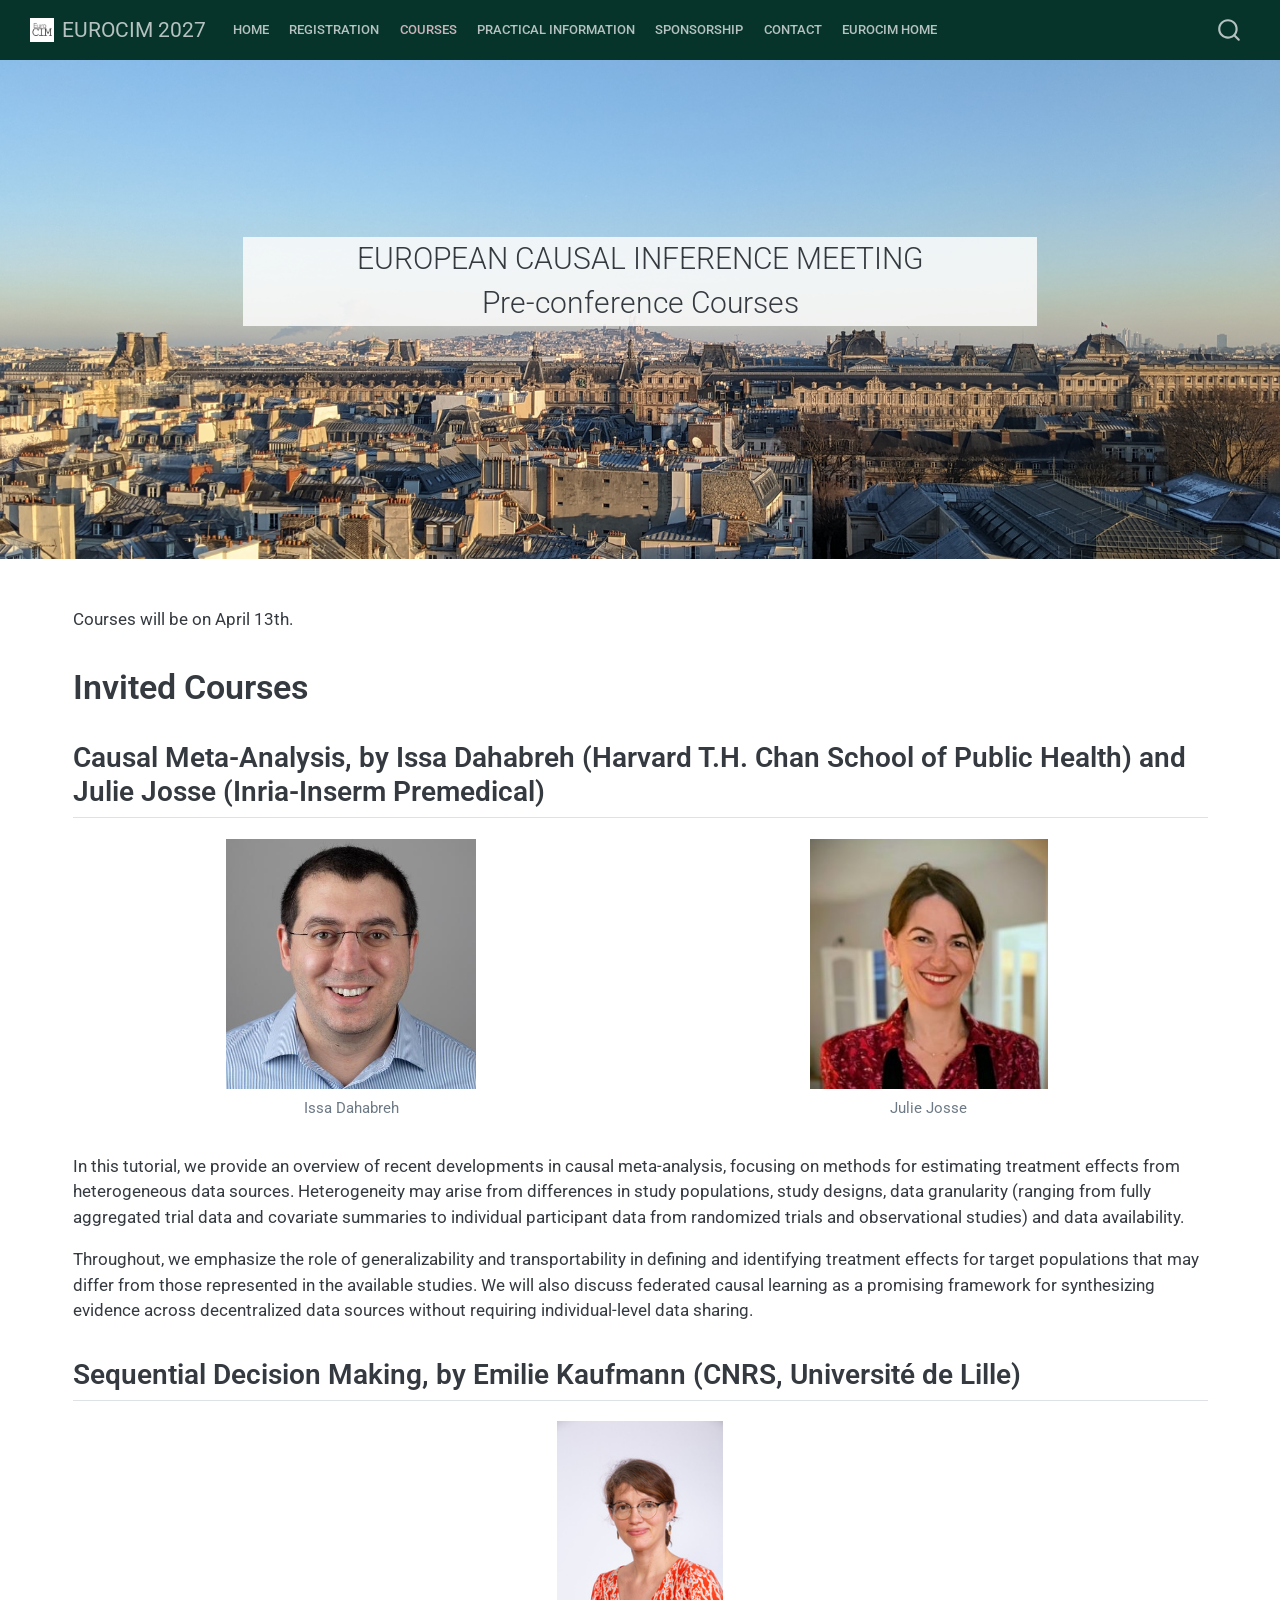
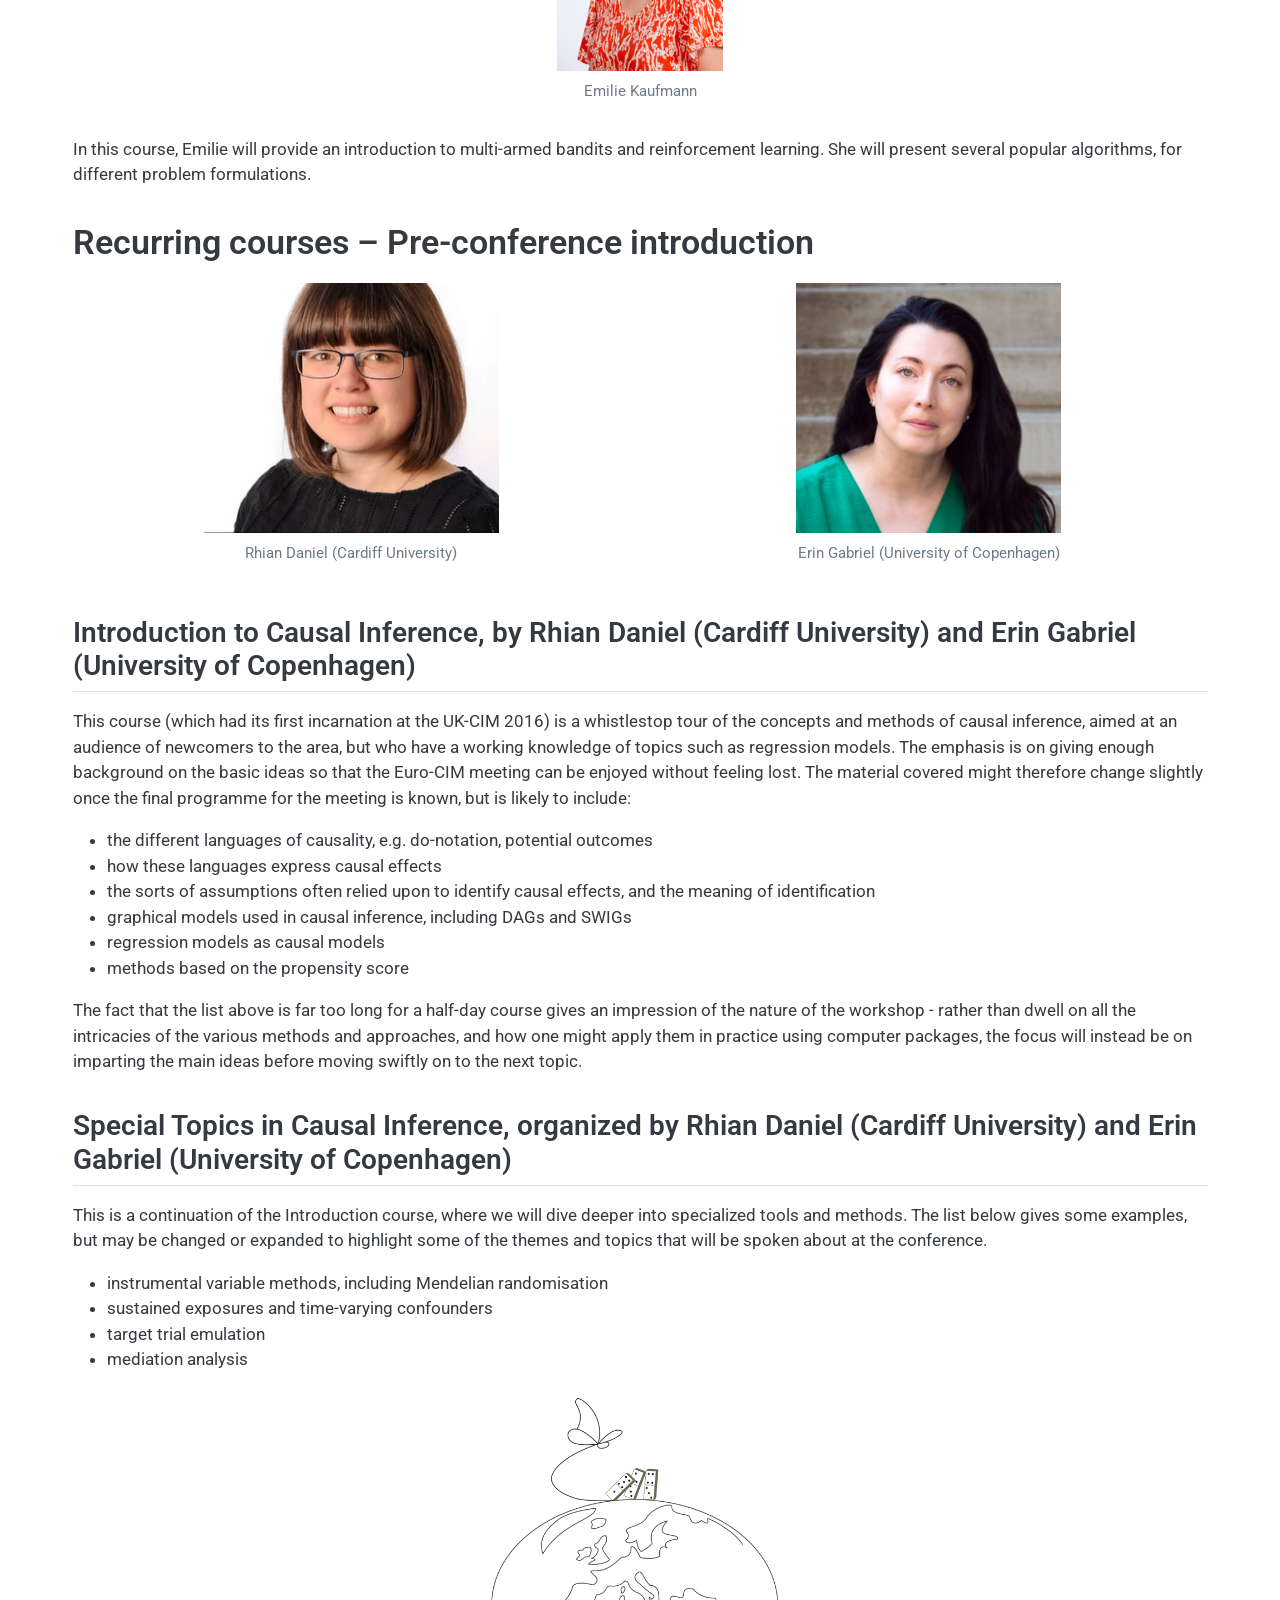
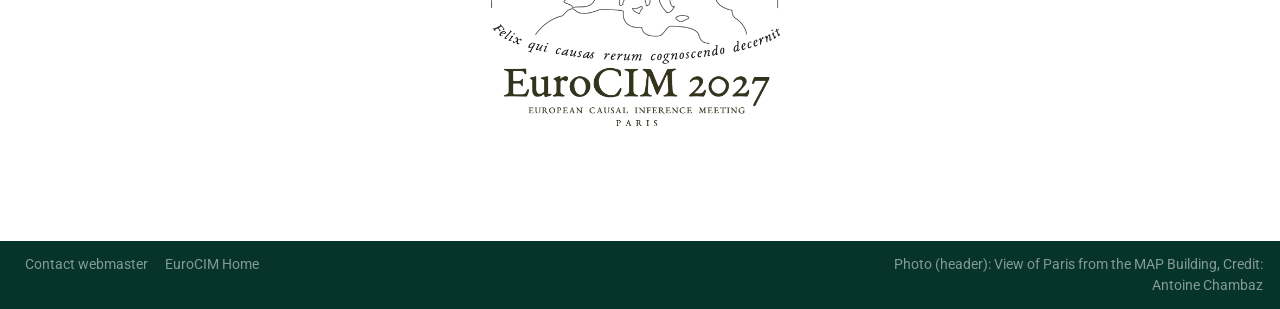
<file: docs/courses.html>
<!DOCTYPE html>
<html xmlns="http://www.w3.org/1999/xhtml" lang="en" xml:lang="en"><head>

<meta charset="utf-8">
<meta name="generator" content="quarto-1.6.42">

<meta name="viewport" content="width=device-width, initial-scale=1.0, user-scalable=yes">


<title>courses – European Causal Inference Meeting 2027 -- Paris, France</title>
<style>
code{white-space: pre-wrap;}
span.smallcaps{font-variant: small-caps;}
div.columns{display: flex; gap: min(4vw, 1.5em);}
div.column{flex: auto; overflow-x: auto;}
div.hanging-indent{margin-left: 1.5em; text-indent: -1.5em;}
ul.task-list{list-style: none;}
ul.task-list li input[type="checkbox"] {
  width: 0.8em;
  margin: 0 0.8em 0.2em -1em; /* quarto-specific, see https://github.com/quarto-dev/quarto-cli/issues/4556 */ 
  vertical-align: middle;
}
</style>


<script src="site_libs/quarto-nav/quarto-nav.js"></script>
<script src="site_libs/clipboard/clipboard.min.js"></script>
<script src="site_libs/quarto-search/autocomplete.umd.js"></script>
<script src="site_libs/quarto-search/fuse.min.js"></script>
<script src="site_libs/quarto-search/quarto-search.js"></script>
<meta name="quarto:offset" content="./">
<link href="./eurocim-icon.gif" rel="icon" type="image/gif">
<script src="site_libs/quarto-html/quarto.js"></script>
<script src="site_libs/quarto-html/popper.min.js"></script>
<script src="site_libs/quarto-html/tippy.umd.min.js"></script>
<script src="site_libs/quarto-html/anchor.min.js"></script>
<link href="site_libs/quarto-html/tippy.css" rel="stylesheet">
<link href="site_libs/quarto-html/quarto-syntax-highlighting-2f5df379a58b258e96c21c0638c20c03.css" rel="stylesheet" id="quarto-text-highlighting-styles">
<script src="site_libs/bootstrap/bootstrap.min.js"></script>
<link href="site_libs/bootstrap/bootstrap-icons.css" rel="stylesheet">
<link href="site_libs/bootstrap/bootstrap-74127a9e0e57fd3cce7187ab63da7e6c.min.css" rel="stylesheet" append-hash="true" id="quarto-bootstrap" data-mode="light">
<script id="quarto-search-options" type="application/json">{
  "location": "navbar",
  "copy-button": false,
  "collapse-after": 3,
  "panel-placement": "end",
  "type": "overlay",
  "limit": 50,
  "keyboard-shortcut": [
    "f",
    "/",
    "s"
  ],
  "show-item-context": false,
  "language": {
    "search-no-results-text": "No results",
    "search-matching-documents-text": "matching documents",
    "search-copy-link-title": "Copy link to search",
    "search-hide-matches-text": "Hide additional matches",
    "search-more-match-text": "more match in this document",
    "search-more-matches-text": "more matches in this document",
    "search-clear-button-title": "Clear",
    "search-text-placeholder": "",
    "search-detached-cancel-button-title": "Cancel",
    "search-submit-button-title": "Submit",
    "search-label": "Search"
  }
}</script>
<style>

      .quarto-title-block .quarto-title-banner {
        background-image: url(images/paris-header.png);
background-size: cover;
      }
</style>


<link rel="stylesheet" href="styles.css">
<link rel="stylesheet" href="modal.css">
<meta property="og:title" content="European Causal Inference Meeting 2027 – Paris, France">
<meta property="og:description" content="EUROPEAN CAUSAL INFERENCE MEETING Pre-conference Courses">
<meta property="og:image" content="eurocim-icon.gif">
<meta property="og:site_name" content="European Causal Inference Meeting 2027 -- Paris, France">
</head>

<body class="nav-fixed">

<div id="quarto-search-results"></div>
  <header id="quarto-header" class="headroom fixed-top quarto-banner">
    <nav class="navbar navbar-expand-lg " data-bs-theme="dark">
      <div class="navbar-container container-fluid">
      <div class="navbar-brand-container mx-auto">
    <a href="./index.html" class="navbar-brand navbar-brand-logo">
    <img src="./eurocim-icon.gif" alt="" class="navbar-logo">
    </a>
    <a class="navbar-brand" href="./index.html">
    <span class="navbar-title">EUROCIM 2027</span>
    </a>
  </div>
            <div id="quarto-search" class="" title="Search"></div>
          <button class="navbar-toggler" type="button" data-bs-toggle="collapse" data-bs-target="#navbarCollapse" aria-controls="navbarCollapse" role="menu" aria-expanded="false" aria-label="Toggle navigation" onclick="if (window.quartoToggleHeadroom) { window.quartoToggleHeadroom(); }">
  <span class="navbar-toggler-icon"></span>
</button>
          <div class="collapse navbar-collapse" id="navbarCollapse">
            <ul class="navbar-nav navbar-nav-scroll me-auto">
  <li class="nav-item">
    <a class="nav-link" href="./index.html"> 
<span class="menu-text">Home</span></a>
  </li>  
  <li class="nav-item">
    <a class="nav-link" href="./registration.html"> 
<span class="menu-text">Registration</span></a>
  </li>  
  <li class="nav-item">
    <a class="nav-link active" href="./courses.html" aria-current="page"> 
<span class="menu-text">Courses</span></a>
  </li>  
  <li class="nav-item">
    <a class="nav-link" href="./practical-information.html"> 
<span class="menu-text">Practical Information</span></a>
  </li>  
  <li class="nav-item">
    <a class="nav-link" href="./sponsorship.html"> 
<span class="menu-text">Sponsorship</span></a>
  </li>  
  <li class="nav-item">
    <a class="nav-link" href="./contact.html"> 
<span class="menu-text">Contact</span></a>
  </li>  
  <li class="nav-item">
    <a class="nav-link" href="https://eurocim.org/"> 
<span class="menu-text">EuroCIM Home</span></a>
  </li>  
</ul>
          </div> <!-- /navcollapse -->
            <div class="quarto-navbar-tools">
</div>
      </div> <!-- /container-fluid -->
    </nav>
</header>
<!-- content -->
<header id="title-block-header" class="quarto-title-block default page-columns page-full">
  <div class="quarto-title-banner page-columns page-full">
    <div class="quarto-title column-page">
      
            <p class="subtitle lead">EUROPEAN CAUSAL INFERENCE MEETING<br> Pre-conference Courses</p>
                      </div>
  </div>
    
  
  <div class="quarto-title-meta column-page">

      
    
      
    </div>
    
  
  </header><div id="quarto-content" class="quarto-container page-columns page-rows-contents page-layout-full page-navbar">
<!-- sidebar -->
<!-- margin-sidebar -->
    
<!-- main -->
<main class="content quarto-banner-title-block column-page" id="quarto-document-content">





<!--toc: true
toc-depth: 2
editor_options: 
  chunk_output_type: console-->
<p>Courses will be on April 13th.</p>
<section id="invited-courses" class="level1">
<h1>Invited Courses</h1>
<section id="causal-meta-analysis-by-issa-dahabreh-harvard-t.h.-chan-school-of-public-health-and-julie-josse-inria-inserm-premedical" class="level2">
<h2 class="anchored" data-anchor-id="causal-meta-analysis-by-issa-dahabreh-harvard-t.h.-chan-school-of-public-health-and-julie-josse-inria-inserm-premedical">Causal Meta-Analysis, by Issa Dahabreh (Harvard T.H. Chan School of Public Health) and Julie Josse (Inria-Inserm Premedical)</h2>
<div>

</div>
<div class="quarto-layout-panel" data-layout-ncol="2">
<div class="quarto-layout-row">
<div class="quarto-layout-cell" style="flex-basis: 50.0%;justify-content: flex-start;">
<div class="quarto-figure quarto-figure-center">
<figure class="figure">
<p><a href="https://hsph.harvard.edu/profile/issa-dahabreh/"><img src="images/speakers/issa_dahabreh.jpg" height="250" alt="Issa Dahabreh" class="figure-img"></a></p>
<figcaption>Issa Dahabreh</figcaption>
</figure>
</div>
</div>
<div class="quarto-layout-cell" style="flex-basis: 50.0%;justify-content: flex-start;">
<div class="quarto-figure quarto-figure-center">
<figure class="figure">
<p><a href="https://juliejosse.com/"><img src="images/speakers/julie_josse.jpg" height="250" alt="Julie Josse" class="figure-img"></a></p>
<figcaption>Julie Josse</figcaption>
</figure>
</div>
</div>
</div>
</div>
<p>In this tutorial, we provide an overview of recent developments in causal meta-analysis, focusing on methods for estimating treatment effects from heterogeneous data sources. Heterogeneity may arise from differences in study populations, study designs, data granularity (ranging from fully aggregated trial data and covariate summaries to individual participant data from randomized trials and observational studies) and data availability.</p>
<p>Throughout, we emphasize the role of generalizability and transportability in defining and identifying treatment effects for target populations that may differ from those represented in the available studies. We will also discuss federated causal learning as a promising framework for synthesizing evidence across decentralized data sources without requiring individual-level data sharing.</p>
</section>
<section id="sequential-decision-making-by-emilie-kaufmann-cnrs-université-de-lille" class="level2">
<h2 class="anchored" data-anchor-id="sequential-decision-making-by-emilie-kaufmann-cnrs-université-de-lille">Sequential Decision Making, by Emilie Kaufmann (CNRS, Université de Lille)</h2>
<div>

</div>
<div class="quarto-layout-panel" data-layout-ncol="1">
<div class="quarto-layout-row">
<div class="quarto-layout-cell" style="flex-basis: 100.0%;justify-content: flex-start;">
<div class="quarto-figure quarto-figure-center">
<figure class="figure">
<p><a href="https://emiliekaufmann.github.io/"><img src="images/speakers/emilie_kaufmann.jpg" height="250" alt="Emilie Kaufmann" class="figure-img"></a></p>
<figcaption>Emilie Kaufmann</figcaption>
</figure>
</div>
</div>
</div>
</div>
<p>In this course, Emilie will provide an introduction to multi-armed bandits and reinforcement learning. She will present several popular algorithms, for different problem formulations.</p>
</section>
</section>
<section id="recurring-courses-pre-conference-introduction" class="level1">
<h1>Recurring courses – Pre-conference introduction</h1>
<div>

</div>
<div class="quarto-layout-panel" data-layout-ncol="2">
<div class="quarto-layout-row">
<div class="quarto-layout-cell" style="flex-basis: 50.0%;justify-content: flex-start;">
<div class="quarto-figure quarto-figure-center">
<figure class="figure">
<p><img src="images/speakers/rhian.jpg" height="250" class="figure-img"></p>
<figcaption>Rhian Daniel (Cardiff University)</figcaption>
</figure>
</div>
</div>
<div class="quarto-layout-cell" style="flex-basis: 50.0%;justify-content: flex-start;">
<div class="quarto-figure quarto-figure-center">
<figure class="figure">
<p><img src="images/speakers/erin.png" height="250" class="figure-img"></p>
<figcaption>Erin Gabriel (University of Copenhagen)</figcaption>
</figure>
</div>
</div>
</div>
</div>
<section id="introduction-to-causal-inference-by-rhian-daniel-cardiff-university-and-erin-gabriel-university-of-copenhagen" class="level2">
<h2 class="anchored" data-anchor-id="introduction-to-causal-inference-by-rhian-daniel-cardiff-university-and-erin-gabriel-university-of-copenhagen">Introduction to Causal Inference, by Rhian Daniel (Cardiff University) and Erin Gabriel (University of Copenhagen)</h2>
<p>This course (which had its first incarnation at the UK-CIM 2016) is a whistlestop tour of the concepts and methods of causal inference, aimed at an audience of newcomers to the area, but who have a working knowledge of topics such as regression models. The emphasis is on giving enough background on the basic ideas so that the Euro-CIM meeting can be enjoyed without feeling lost. The material covered might therefore change slightly once the final programme for the meeting is known, but is likely to include:</p>
<ul>
<li>the different languages of causality, e.g.&nbsp;do-notation, potential outcomes</li>
<li>how these languages express causal effects</li>
<li>the sorts of assumptions often relied upon to identify causal effects, and the meaning of identification</li>
<li>graphical models used in causal inference, including DAGs and SWIGs</li>
<li>regression models as causal models</li>
<li>methods based on the propensity score</li>
</ul>
<p>The fact that the list above is far too long for a half-day course gives an impression of the nature of the workshop - rather than dwell on all the intricacies of the various methods and approaches, and how one might apply them in practice using computer packages, the focus will instead be on imparting the main ideas before moving swiftly on to the next topic.</p>
</section>
<section id="special-topics-in-causal-inference-organized-by-rhian-daniel-cardiff-university-and-erin-gabriel-university-of-copenhagen" class="level2">
<h2 class="anchored" data-anchor-id="special-topics-in-causal-inference-organized-by-rhian-daniel-cardiff-university-and-erin-gabriel-university-of-copenhagen">Special Topics in Causal Inference, organized by Rhian Daniel (Cardiff University) and Erin Gabriel (University of Copenhagen)</h2>
<p>This is a continuation of the Introduction course, where we will dive deeper into specialized tools and methods. The list below gives some examples, but may be changed or expanded to highlight some of the themes and topics that will be spoken about at the conference.</p>
<ul>
<li>instrumental variable methods, including Mendelian randomisation</li>
<li>sustained exposures and time-varying confounders</li>
<li>target trial emulation</li>
<li>mediation analysis</li>
</ul>
<div class="quarto-figure quarto-figure-center">
<figure class="figure">
<p><img src="images/logo_eurocim.png" class="img-fluid quarto-figure quarto-figure-center figure-img" style="width:30.0%"></p>
</figure>
</div>


</section>
</section>

</main> <!-- /main -->
<script id="quarto-html-after-body" type="application/javascript">
window.document.addEventListener("DOMContentLoaded", function (event) {
  const toggleBodyColorMode = (bsSheetEl) => {
    const mode = bsSheetEl.getAttribute("data-mode");
    const bodyEl = window.document.querySelector("body");
    if (mode === "dark") {
      bodyEl.classList.add("quarto-dark");
      bodyEl.classList.remove("quarto-light");
    } else {
      bodyEl.classList.add("quarto-light");
      bodyEl.classList.remove("quarto-dark");
    }
  }
  const toggleBodyColorPrimary = () => {
    const bsSheetEl = window.document.querySelector("link#quarto-bootstrap");
    if (bsSheetEl) {
      toggleBodyColorMode(bsSheetEl);
    }
  }
  toggleBodyColorPrimary();  
  const icon = "";
  const anchorJS = new window.AnchorJS();
  anchorJS.options = {
    placement: 'right',
    icon: icon
  };
  anchorJS.add('.anchored');
  const isCodeAnnotation = (el) => {
    for (const clz of el.classList) {
      if (clz.startsWith('code-annotation-')) {                     
        return true;
      }
    }
    return false;
  }
  const onCopySuccess = function(e) {
    // button target
    const button = e.trigger;
    // don't keep focus
    button.blur();
    // flash "checked"
    button.classList.add('code-copy-button-checked');
    var currentTitle = button.getAttribute("title");
    button.setAttribute("title", "Copied!");
    let tooltip;
    if (window.bootstrap) {
      button.setAttribute("data-bs-toggle", "tooltip");
      button.setAttribute("data-bs-placement", "left");
      button.setAttribute("data-bs-title", "Copied!");
      tooltip = new bootstrap.Tooltip(button, 
        { trigger: "manual", 
          customClass: "code-copy-button-tooltip",
          offset: [0, -8]});
      tooltip.show();    
    }
    setTimeout(function() {
      if (tooltip) {
        tooltip.hide();
        button.removeAttribute("data-bs-title");
        button.removeAttribute("data-bs-toggle");
        button.removeAttribute("data-bs-placement");
      }
      button.setAttribute("title", currentTitle);
      button.classList.remove('code-copy-button-checked');
    }, 1000);
    // clear code selection
    e.clearSelection();
  }
  const getTextToCopy = function(trigger) {
      const codeEl = trigger.previousElementSibling.cloneNode(true);
      for (const childEl of codeEl.children) {
        if (isCodeAnnotation(childEl)) {
          childEl.remove();
        }
      }
      return codeEl.innerText;
  }
  const clipboard = new window.ClipboardJS('.code-copy-button:not([data-in-quarto-modal])', {
    text: getTextToCopy
  });
  clipboard.on('success', onCopySuccess);
  if (window.document.getElementById('quarto-embedded-source-code-modal')) {
    const clipboardModal = new window.ClipboardJS('.code-copy-button[data-in-quarto-modal]', {
      text: getTextToCopy,
      container: window.document.getElementById('quarto-embedded-source-code-modal')
    });
    clipboardModal.on('success', onCopySuccess);
  }
    var localhostRegex = new RegExp(/^(?:http|https):\/\/localhost\:?[0-9]*\//);
    var mailtoRegex = new RegExp(/^mailto:/);
      var filterRegex = new RegExp('/' + window.location.host + '/');
    var isInternal = (href) => {
        return filterRegex.test(href) || localhostRegex.test(href) || mailtoRegex.test(href);
    }
    // Inspect non-navigation links and adorn them if external
 	var links = window.document.querySelectorAll('a[href]:not(.nav-link):not(.navbar-brand):not(.toc-action):not(.sidebar-link):not(.sidebar-item-toggle):not(.pagination-link):not(.no-external):not([aria-hidden]):not(.dropdown-item):not(.quarto-navigation-tool):not(.about-link)');
    for (var i=0; i<links.length; i++) {
      const link = links[i];
      if (!isInternal(link.href)) {
        // undo the damage that might have been done by quarto-nav.js in the case of
        // links that we want to consider external
        if (link.dataset.originalHref !== undefined) {
          link.href = link.dataset.originalHref;
        }
      }
    }
  function tippyHover(el, contentFn, onTriggerFn, onUntriggerFn) {
    const config = {
      allowHTML: true,
      maxWidth: 500,
      delay: 100,
      arrow: false,
      appendTo: function(el) {
          return el.parentElement;
      },
      interactive: true,
      interactiveBorder: 10,
      theme: 'quarto',
      placement: 'bottom-start',
    };
    if (contentFn) {
      config.content = contentFn;
    }
    if (onTriggerFn) {
      config.onTrigger = onTriggerFn;
    }
    if (onUntriggerFn) {
      config.onUntrigger = onUntriggerFn;
    }
    window.tippy(el, config); 
  }
  const noterefs = window.document.querySelectorAll('a[role="doc-noteref"]');
  for (var i=0; i<noterefs.length; i++) {
    const ref = noterefs[i];
    tippyHover(ref, function() {
      // use id or data attribute instead here
      let href = ref.getAttribute('data-footnote-href') || ref.getAttribute('href');
      try { href = new URL(href).hash; } catch {}
      const id = href.replace(/^#\/?/, "");
      const note = window.document.getElementById(id);
      if (note) {
        return note.innerHTML;
      } else {
        return "";
      }
    });
  }
  const xrefs = window.document.querySelectorAll('a.quarto-xref');
  const processXRef = (id, note) => {
    // Strip column container classes
    const stripColumnClz = (el) => {
      el.classList.remove("page-full", "page-columns");
      if (el.children) {
        for (const child of el.children) {
          stripColumnClz(child);
        }
      }
    }
    stripColumnClz(note)
    if (id === null || id.startsWith('sec-')) {
      // Special case sections, only their first couple elements
      const container = document.createElement("div");
      if (note.children && note.children.length > 2) {
        container.appendChild(note.children[0].cloneNode(true));
        for (let i = 1; i < note.children.length; i++) {
          const child = note.children[i];
          if (child.tagName === "P" && child.innerText === "") {
            continue;
          } else {
            container.appendChild(child.cloneNode(true));
            break;
          }
        }
        if (window.Quarto?.typesetMath) {
          window.Quarto.typesetMath(container);
        }
        return container.innerHTML
      } else {
        if (window.Quarto?.typesetMath) {
          window.Quarto.typesetMath(note);
        }
        return note.innerHTML;
      }
    } else {
      // Remove any anchor links if they are present
      const anchorLink = note.querySelector('a.anchorjs-link');
      if (anchorLink) {
        anchorLink.remove();
      }
      if (window.Quarto?.typesetMath) {
        window.Quarto.typesetMath(note);
      }
      if (note.classList.contains("callout")) {
        return note.outerHTML;
      } else {
        return note.innerHTML;
      }
    }
  }
  for (var i=0; i<xrefs.length; i++) {
    const xref = xrefs[i];
    tippyHover(xref, undefined, function(instance) {
      instance.disable();
      let url = xref.getAttribute('href');
      let hash = undefined; 
      if (url.startsWith('#')) {
        hash = url;
      } else {
        try { hash = new URL(url).hash; } catch {}
      }
      if (hash) {
        const id = hash.replace(/^#\/?/, "");
        const note = window.document.getElementById(id);
        if (note !== null) {
          try {
            const html = processXRef(id, note.cloneNode(true));
            instance.setContent(html);
          } finally {
            instance.enable();
            instance.show();
          }
        } else {
          // See if we can fetch this
          fetch(url.split('#')[0])
          .then(res => res.text())
          .then(html => {
            const parser = new DOMParser();
            const htmlDoc = parser.parseFromString(html, "text/html");
            const note = htmlDoc.getElementById(id);
            if (note !== null) {
              const html = processXRef(id, note);
              instance.setContent(html);
            } 
          }).finally(() => {
            instance.enable();
            instance.show();
          });
        }
      } else {
        // See if we can fetch a full url (with no hash to target)
        // This is a special case and we should probably do some content thinning / targeting
        fetch(url)
        .then(res => res.text())
        .then(html => {
          const parser = new DOMParser();
          const htmlDoc = parser.parseFromString(html, "text/html");
          const note = htmlDoc.querySelector('main.content');
          if (note !== null) {
            // This should only happen for chapter cross references
            // (since there is no id in the URL)
            // remove the first header
            if (note.children.length > 0 && note.children[0].tagName === "HEADER") {
              note.children[0].remove();
            }
            const html = processXRef(null, note);
            instance.setContent(html);
          } 
        }).finally(() => {
          instance.enable();
          instance.show();
        });
      }
    }, function(instance) {
    });
  }
      let selectedAnnoteEl;
      const selectorForAnnotation = ( cell, annotation) => {
        let cellAttr = 'data-code-cell="' + cell + '"';
        let lineAttr = 'data-code-annotation="' +  annotation + '"';
        const selector = 'span[' + cellAttr + '][' + lineAttr + ']';
        return selector;
      }
      const selectCodeLines = (annoteEl) => {
        const doc = window.document;
        const targetCell = annoteEl.getAttribute("data-target-cell");
        const targetAnnotation = annoteEl.getAttribute("data-target-annotation");
        const annoteSpan = window.document.querySelector(selectorForAnnotation(targetCell, targetAnnotation));
        const lines = annoteSpan.getAttribute("data-code-lines").split(",");
        const lineIds = lines.map((line) => {
          return targetCell + "-" + line;
        })
        let top = null;
        let height = null;
        let parent = null;
        if (lineIds.length > 0) {
            //compute the position of the single el (top and bottom and make a div)
            const el = window.document.getElementById(lineIds[0]);
            top = el.offsetTop;
            height = el.offsetHeight;
            parent = el.parentElement.parentElement;
          if (lineIds.length > 1) {
            const lastEl = window.document.getElementById(lineIds[lineIds.length - 1]);
            const bottom = lastEl.offsetTop + lastEl.offsetHeight;
            height = bottom - top;
          }
          if (top !== null && height !== null && parent !== null) {
            // cook up a div (if necessary) and position it 
            let div = window.document.getElementById("code-annotation-line-highlight");
            if (div === null) {
              div = window.document.createElement("div");
              div.setAttribute("id", "code-annotation-line-highlight");
              div.style.position = 'absolute';
              parent.appendChild(div);
            }
            div.style.top = top - 2 + "px";
            div.style.height = height + 4 + "px";
            div.style.left = 0;
            let gutterDiv = window.document.getElementById("code-annotation-line-highlight-gutter");
            if (gutterDiv === null) {
              gutterDiv = window.document.createElement("div");
              gutterDiv.setAttribute("id", "code-annotation-line-highlight-gutter");
              gutterDiv.style.position = 'absolute';
              const codeCell = window.document.getElementById(targetCell);
              const gutter = codeCell.querySelector('.code-annotation-gutter');
              gutter.appendChild(gutterDiv);
            }
            gutterDiv.style.top = top - 2 + "px";
            gutterDiv.style.height = height + 4 + "px";
          }
          selectedAnnoteEl = annoteEl;
        }
      };
      const unselectCodeLines = () => {
        const elementsIds = ["code-annotation-line-highlight", "code-annotation-line-highlight-gutter"];
        elementsIds.forEach((elId) => {
          const div = window.document.getElementById(elId);
          if (div) {
            div.remove();
          }
        });
        selectedAnnoteEl = undefined;
      };
        // Handle positioning of the toggle
    window.addEventListener(
      "resize",
      throttle(() => {
        elRect = undefined;
        if (selectedAnnoteEl) {
          selectCodeLines(selectedAnnoteEl);
        }
      }, 10)
    );
    function throttle(fn, ms) {
    let throttle = false;
    let timer;
      return (...args) => {
        if(!throttle) { // first call gets through
            fn.apply(this, args);
            throttle = true;
        } else { // all the others get throttled
            if(timer) clearTimeout(timer); // cancel #2
            timer = setTimeout(() => {
              fn.apply(this, args);
              timer = throttle = false;
            }, ms);
        }
      };
    }
      // Attach click handler to the DT
      const annoteDls = window.document.querySelectorAll('dt[data-target-cell]');
      for (const annoteDlNode of annoteDls) {
        annoteDlNode.addEventListener('click', (event) => {
          const clickedEl = event.target;
          if (clickedEl !== selectedAnnoteEl) {
            unselectCodeLines();
            const activeEl = window.document.querySelector('dt[data-target-cell].code-annotation-active');
            if (activeEl) {
              activeEl.classList.remove('code-annotation-active');
            }
            selectCodeLines(clickedEl);
            clickedEl.classList.add('code-annotation-active');
          } else {
            // Unselect the line
            unselectCodeLines();
            clickedEl.classList.remove('code-annotation-active');
          }
        });
      }
  const findCites = (el) => {
    const parentEl = el.parentElement;
    if (parentEl) {
      const cites = parentEl.dataset.cites;
      if (cites) {
        return {
          el,
          cites: cites.split(' ')
        };
      } else {
        return findCites(el.parentElement)
      }
    } else {
      return undefined;
    }
  };
  var bibliorefs = window.document.querySelectorAll('a[role="doc-biblioref"]');
  for (var i=0; i<bibliorefs.length; i++) {
    const ref = bibliorefs[i];
    const citeInfo = findCites(ref);
    if (citeInfo) {
      tippyHover(citeInfo.el, function() {
        var popup = window.document.createElement('div');
        citeInfo.cites.forEach(function(cite) {
          var citeDiv = window.document.createElement('div');
          citeDiv.classList.add('hanging-indent');
          citeDiv.classList.add('csl-entry');
          var biblioDiv = window.document.getElementById('ref-' + cite);
          if (biblioDiv) {
            citeDiv.innerHTML = biblioDiv.innerHTML;
          }
          popup.appendChild(citeDiv);
        });
        return popup.innerHTML;
      });
    }
  }
});
</script>
</div> <!-- /content -->
<footer class="footer">
  <div class="nav-footer">
    <div class="nav-footer-left">
      <ul class="footer-items list-unstyled">
    <li class="nav-item">
    <a class="nav-link" href="mailto:michael.sachs@sund.ku.dk?subject=[EuroCIM website]">
<p>Contact webmaster</p>
</a>
  </li>  
    <li class="nav-item">
    <a class="nav-link" href="https://eurocim.org/">
<p>EuroCIM Home</p>
</a>
  </li>  
</ul>
    </div>   
    <div class="nav-footer-center">
      &nbsp;
    </div>
    <div class="nav-footer-right">
      <ul class="footer-items list-unstyled">
    <li class="nav-item">
 Photo (header): View of Paris from the MAP Building, Credit: Antoine Chambaz
  </li>  
</ul>
    </div>
  </div>
</footer>




</body></html>
</file>
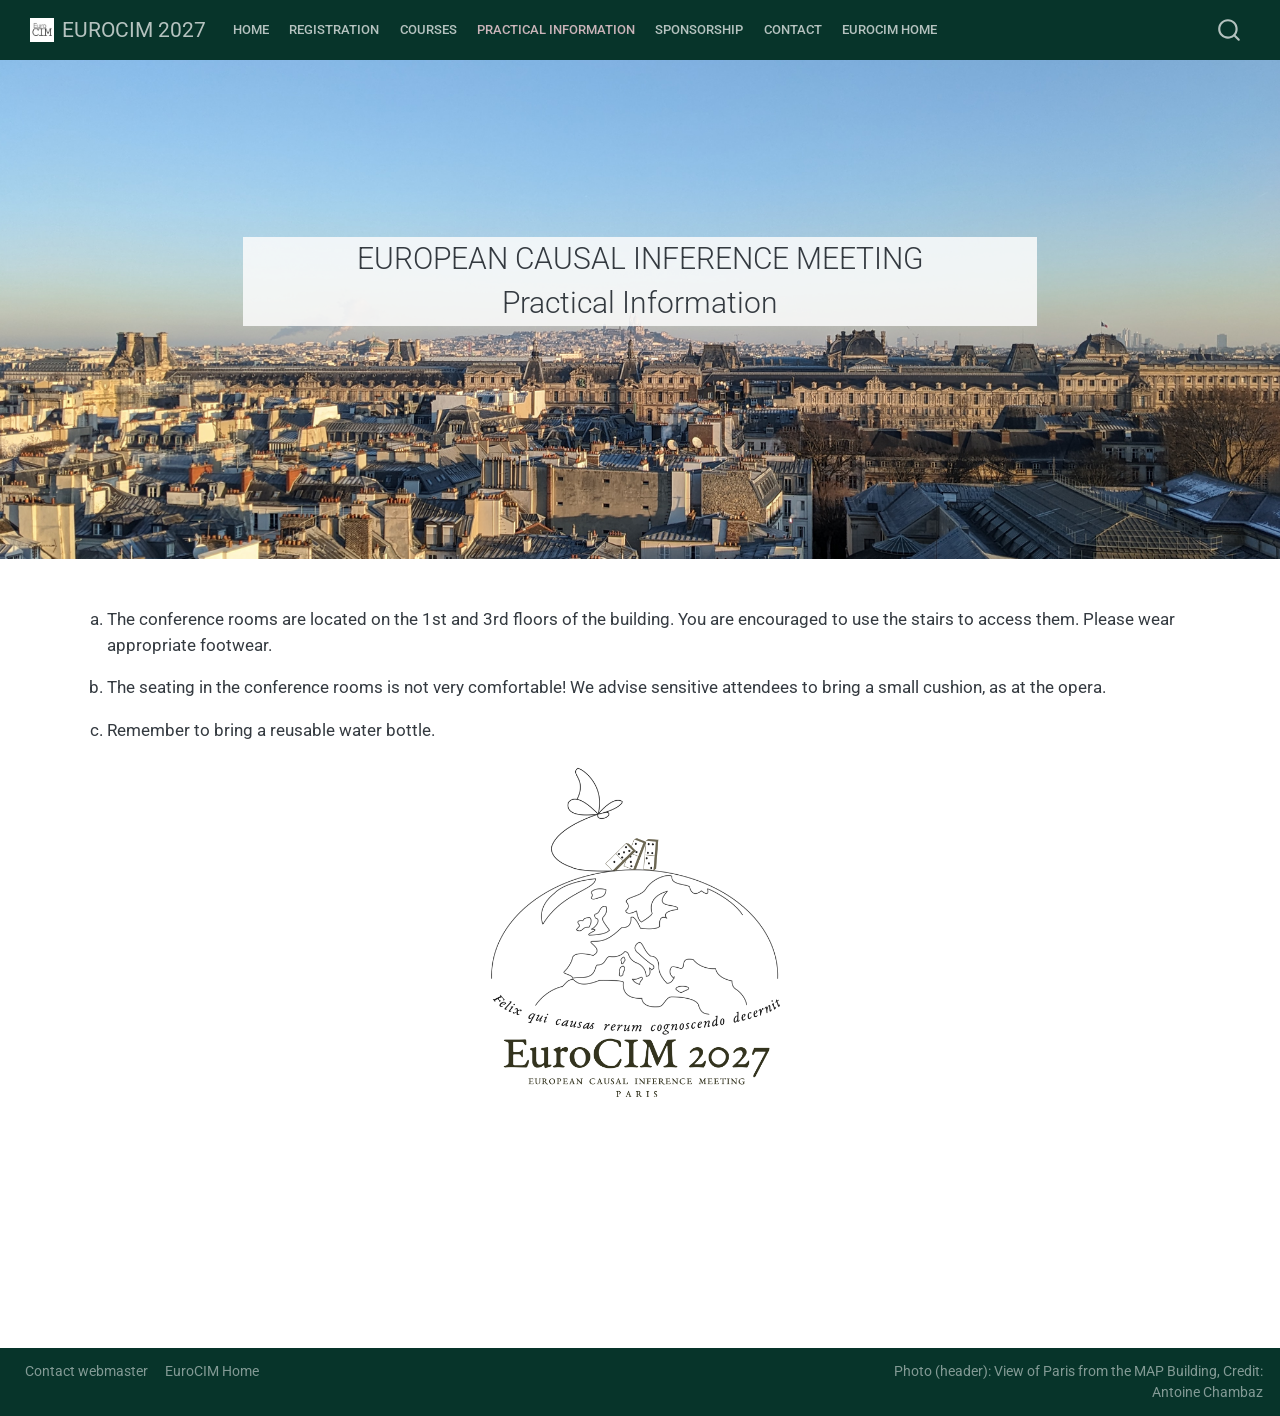
<file: docs/practical-information.html>
<!DOCTYPE html>
<html xmlns="http://www.w3.org/1999/xhtml" lang="en" xml:lang="en"><head>

<meta charset="utf-8">
<meta name="generator" content="quarto-1.6.42">

<meta name="viewport" content="width=device-width, initial-scale=1.0, user-scalable=yes">


<title>practical-information – European Causal Inference Meeting 2027 -- Paris, France</title>
<style>
code{white-space: pre-wrap;}
span.smallcaps{font-variant: small-caps;}
div.columns{display: flex; gap: min(4vw, 1.5em);}
div.column{flex: auto; overflow-x: auto;}
div.hanging-indent{margin-left: 1.5em; text-indent: -1.5em;}
ul.task-list{list-style: none;}
ul.task-list li input[type="checkbox"] {
  width: 0.8em;
  margin: 0 0.8em 0.2em -1em; /* quarto-specific, see https://github.com/quarto-dev/quarto-cli/issues/4556 */ 
  vertical-align: middle;
}
</style>


<script src="site_libs/quarto-nav/quarto-nav.js"></script>
<script src="site_libs/clipboard/clipboard.min.js"></script>
<script src="site_libs/quarto-search/autocomplete.umd.js"></script>
<script src="site_libs/quarto-search/fuse.min.js"></script>
<script src="site_libs/quarto-search/quarto-search.js"></script>
<meta name="quarto:offset" content="./">
<link href="./eurocim-icon.gif" rel="icon" type="image/gif">
<script src="site_libs/quarto-html/quarto.js"></script>
<script src="site_libs/quarto-html/popper.min.js"></script>
<script src="site_libs/quarto-html/tippy.umd.min.js"></script>
<script src="site_libs/quarto-html/anchor.min.js"></script>
<link href="site_libs/quarto-html/tippy.css" rel="stylesheet">
<link href="site_libs/quarto-html/quarto-syntax-highlighting-2f5df379a58b258e96c21c0638c20c03.css" rel="stylesheet" id="quarto-text-highlighting-styles">
<script src="site_libs/bootstrap/bootstrap.min.js"></script>
<link href="site_libs/bootstrap/bootstrap-icons.css" rel="stylesheet">
<link href="site_libs/bootstrap/bootstrap-db4ea16ca78c0a3a8e659356a84e353f.min.css" rel="stylesheet" append-hash="true" id="quarto-bootstrap" data-mode="light">
<script id="quarto-search-options" type="application/json">{
  "location": "navbar",
  "copy-button": false,
  "collapse-after": 3,
  "panel-placement": "end",
  "type": "overlay",
  "limit": 50,
  "keyboard-shortcut": [
    "f",
    "/",
    "s"
  ],
  "show-item-context": false,
  "language": {
    "search-no-results-text": "No results",
    "search-matching-documents-text": "matching documents",
    "search-copy-link-title": "Copy link to search",
    "search-hide-matches-text": "Hide additional matches",
    "search-more-match-text": "more match in this document",
    "search-more-matches-text": "more matches in this document",
    "search-clear-button-title": "Clear",
    "search-text-placeholder": "",
    "search-detached-cancel-button-title": "Cancel",
    "search-submit-button-title": "Submit",
    "search-label": "Search"
  }
}</script>
<style>

      .quarto-title-block .quarto-title-banner {
        background-image: url(images/paris-header.png);
background-size: cover;
      }
</style>


<link rel="stylesheet" href="styles.css">
<link rel="stylesheet" href="modal.css">
<meta property="og:title" content="European Causal Inference Meeting 2027 – Paris, France">
<meta property="og:description" content="EUROPEAN CAUSAL INFERENCE MEETING Practical Information">
<meta property="og:image" content="eurocim-icon.gif">
<meta property="og:site_name" content="European Causal Inference Meeting 2027 -- Paris, France">
</head>

<body class="nav-fixed">

<div id="quarto-search-results"></div>
  <header id="quarto-header" class="headroom fixed-top quarto-banner">
    <nav class="navbar navbar-expand-lg " data-bs-theme="dark">
      <div class="navbar-container container-fluid">
      <div class="navbar-brand-container mx-auto">
    <a href="./index.html" class="navbar-brand navbar-brand-logo">
    <img src="./eurocim-icon.gif" alt="" class="navbar-logo">
    </a>
    <a class="navbar-brand" href="./index.html">
    <span class="navbar-title">EUROCIM 2027</span>
    </a>
  </div>
            <div id="quarto-search" class="" title="Search"></div>
          <button class="navbar-toggler" type="button" data-bs-toggle="collapse" data-bs-target="#navbarCollapse" aria-controls="navbarCollapse" role="menu" aria-expanded="false" aria-label="Toggle navigation" onclick="if (window.quartoToggleHeadroom) { window.quartoToggleHeadroom(); }">
  <span class="navbar-toggler-icon"></span>
</button>
          <div class="collapse navbar-collapse" id="navbarCollapse">
            <ul class="navbar-nav navbar-nav-scroll me-auto">
  <li class="nav-item">
    <a class="nav-link" href="./index.html"> 
<span class="menu-text">Home</span></a>
  </li>  
  <li class="nav-item">
    <a class="nav-link" href="./registration.html"> 
<span class="menu-text">Registration</span></a>
  </li>  
  <li class="nav-item">
    <a class="nav-link" href="./courses.html"> 
<span class="menu-text">Courses</span></a>
  </li>  
  <li class="nav-item">
    <a class="nav-link active" href="./practical-information.html" aria-current="page"> 
<span class="menu-text">Practical Information</span></a>
  </li>  
  <li class="nav-item">
    <a class="nav-link" href="./sponsorship.html"> 
<span class="menu-text">Sponsorship</span></a>
  </li>  
  <li class="nav-item">
    <a class="nav-link" href="./contact.html"> 
<span class="menu-text">Contact</span></a>
  </li>  
  <li class="nav-item">
    <a class="nav-link" href="https://eurocim.org/"> 
<span class="menu-text">EuroCIM Home</span></a>
  </li>  
</ul>
          </div> <!-- /navcollapse -->
            <div class="quarto-navbar-tools">
</div>
      </div> <!-- /container-fluid -->
    </nav>
</header>
<!-- content -->
<header id="title-block-header" class="quarto-title-block default page-columns page-full">
  <div class="quarto-title-banner page-columns page-full">
    <div class="quarto-title column-page">
      
            <p class="subtitle lead">EUROPEAN CAUSAL INFERENCE MEETING<br> Practical Information</p>
                      </div>
  </div>
    
  
  <div class="quarto-title-meta column-page">

      
    
      
    </div>
    
  
  </header><div id="quarto-content" class="quarto-container page-columns page-rows-contents page-layout-full page-navbar">
<!-- sidebar -->
<!-- margin-sidebar -->
    
<!-- main -->
<main class="content quarto-banner-title-block column-page" id="quarto-document-content">





<ol type="a">
<li><p>The conference rooms are located on the 1st and 3rd floors of the building. You are encouraged to use the stairs to access them. Please wear appropriate footwear.</p></li>
<li><p>The seating in the conference rooms is not very comfortable! We advise sensitive attendees to bring a small cushion, as at the opera.</p></li>
<li><p>Remember to bring a reusable water bottle.</p></li>
</ol>
<div class="quarto-figure quarto-figure-center">
<figure class="figure">
<p><img src="images/logo_eurocim.png" class="img-fluid quarto-figure quarto-figure-center figure-img" style="width:30.0%"></p>
</figure>
</div>



</main> <!-- /main -->
<script id="quarto-html-after-body" type="application/javascript">
window.document.addEventListener("DOMContentLoaded", function (event) {
  const toggleBodyColorMode = (bsSheetEl) => {
    const mode = bsSheetEl.getAttribute("data-mode");
    const bodyEl = window.document.querySelector("body");
    if (mode === "dark") {
      bodyEl.classList.add("quarto-dark");
      bodyEl.classList.remove("quarto-light");
    } else {
      bodyEl.classList.add("quarto-light");
      bodyEl.classList.remove("quarto-dark");
    }
  }
  const toggleBodyColorPrimary = () => {
    const bsSheetEl = window.document.querySelector("link#quarto-bootstrap");
    if (bsSheetEl) {
      toggleBodyColorMode(bsSheetEl);
    }
  }
  toggleBodyColorPrimary();  
  const icon = "";
  const anchorJS = new window.AnchorJS();
  anchorJS.options = {
    placement: 'right',
    icon: icon
  };
  anchorJS.add('.anchored');
  const isCodeAnnotation = (el) => {
    for (const clz of el.classList) {
      if (clz.startsWith('code-annotation-')) {                     
        return true;
      }
    }
    return false;
  }
  const onCopySuccess = function(e) {
    // button target
    const button = e.trigger;
    // don't keep focus
    button.blur();
    // flash "checked"
    button.classList.add('code-copy-button-checked');
    var currentTitle = button.getAttribute("title");
    button.setAttribute("title", "Copied!");
    let tooltip;
    if (window.bootstrap) {
      button.setAttribute("data-bs-toggle", "tooltip");
      button.setAttribute("data-bs-placement", "left");
      button.setAttribute("data-bs-title", "Copied!");
      tooltip = new bootstrap.Tooltip(button, 
        { trigger: "manual", 
          customClass: "code-copy-button-tooltip",
          offset: [0, -8]});
      tooltip.show();    
    }
    setTimeout(function() {
      if (tooltip) {
        tooltip.hide();
        button.removeAttribute("data-bs-title");
        button.removeAttribute("data-bs-toggle");
        button.removeAttribute("data-bs-placement");
      }
      button.setAttribute("title", currentTitle);
      button.classList.remove('code-copy-button-checked');
    }, 1000);
    // clear code selection
    e.clearSelection();
  }
  const getTextToCopy = function(trigger) {
      const codeEl = trigger.previousElementSibling.cloneNode(true);
      for (const childEl of codeEl.children) {
        if (isCodeAnnotation(childEl)) {
          childEl.remove();
        }
      }
      return codeEl.innerText;
  }
  const clipboard = new window.ClipboardJS('.code-copy-button:not([data-in-quarto-modal])', {
    text: getTextToCopy
  });
  clipboard.on('success', onCopySuccess);
  if (window.document.getElementById('quarto-embedded-source-code-modal')) {
    const clipboardModal = new window.ClipboardJS('.code-copy-button[data-in-quarto-modal]', {
      text: getTextToCopy,
      container: window.document.getElementById('quarto-embedded-source-code-modal')
    });
    clipboardModal.on('success', onCopySuccess);
  }
    var localhostRegex = new RegExp(/^(?:http|https):\/\/localhost\:?[0-9]*\//);
    var mailtoRegex = new RegExp(/^mailto:/);
      var filterRegex = new RegExp('/' + window.location.host + '/');
    var isInternal = (href) => {
        return filterRegex.test(href) || localhostRegex.test(href) || mailtoRegex.test(href);
    }
    // Inspect non-navigation links and adorn them if external
 	var links = window.document.querySelectorAll('a[href]:not(.nav-link):not(.navbar-brand):not(.toc-action):not(.sidebar-link):not(.sidebar-item-toggle):not(.pagination-link):not(.no-external):not([aria-hidden]):not(.dropdown-item):not(.quarto-navigation-tool):not(.about-link)');
    for (var i=0; i<links.length; i++) {
      const link = links[i];
      if (!isInternal(link.href)) {
        // undo the damage that might have been done by quarto-nav.js in the case of
        // links that we want to consider external
        if (link.dataset.originalHref !== undefined) {
          link.href = link.dataset.originalHref;
        }
      }
    }
  function tippyHover(el, contentFn, onTriggerFn, onUntriggerFn) {
    const config = {
      allowHTML: true,
      maxWidth: 500,
      delay: 100,
      arrow: false,
      appendTo: function(el) {
          return el.parentElement;
      },
      interactive: true,
      interactiveBorder: 10,
      theme: 'quarto',
      placement: 'bottom-start',
    };
    if (contentFn) {
      config.content = contentFn;
    }
    if (onTriggerFn) {
      config.onTrigger = onTriggerFn;
    }
    if (onUntriggerFn) {
      config.onUntrigger = onUntriggerFn;
    }
    window.tippy(el, config); 
  }
  const noterefs = window.document.querySelectorAll('a[role="doc-noteref"]');
  for (var i=0; i<noterefs.length; i++) {
    const ref = noterefs[i];
    tippyHover(ref, function() {
      // use id or data attribute instead here
      let href = ref.getAttribute('data-footnote-href') || ref.getAttribute('href');
      try { href = new URL(href).hash; } catch {}
      const id = href.replace(/^#\/?/, "");
      const note = window.document.getElementById(id);
      if (note) {
        return note.innerHTML;
      } else {
        return "";
      }
    });
  }
  const xrefs = window.document.querySelectorAll('a.quarto-xref');
  const processXRef = (id, note) => {
    // Strip column container classes
    const stripColumnClz = (el) => {
      el.classList.remove("page-full", "page-columns");
      if (el.children) {
        for (const child of el.children) {
          stripColumnClz(child);
        }
      }
    }
    stripColumnClz(note)
    if (id === null || id.startsWith('sec-')) {
      // Special case sections, only their first couple elements
      const container = document.createElement("div");
      if (note.children && note.children.length > 2) {
        container.appendChild(note.children[0].cloneNode(true));
        for (let i = 1; i < note.children.length; i++) {
          const child = note.children[i];
          if (child.tagName === "P" && child.innerText === "") {
            continue;
          } else {
            container.appendChild(child.cloneNode(true));
            break;
          }
        }
        if (window.Quarto?.typesetMath) {
          window.Quarto.typesetMath(container);
        }
        return container.innerHTML
      } else {
        if (window.Quarto?.typesetMath) {
          window.Quarto.typesetMath(note);
        }
        return note.innerHTML;
      }
    } else {
      // Remove any anchor links if they are present
      const anchorLink = note.querySelector('a.anchorjs-link');
      if (anchorLink) {
        anchorLink.remove();
      }
      if (window.Quarto?.typesetMath) {
        window.Quarto.typesetMath(note);
      }
      if (note.classList.contains("callout")) {
        return note.outerHTML;
      } else {
        return note.innerHTML;
      }
    }
  }
  for (var i=0; i<xrefs.length; i++) {
    const xref = xrefs[i];
    tippyHover(xref, undefined, function(instance) {
      instance.disable();
      let url = xref.getAttribute('href');
      let hash = undefined; 
      if (url.startsWith('#')) {
        hash = url;
      } else {
        try { hash = new URL(url).hash; } catch {}
      }
      if (hash) {
        const id = hash.replace(/^#\/?/, "");
        const note = window.document.getElementById(id);
        if (note !== null) {
          try {
            const html = processXRef(id, note.cloneNode(true));
            instance.setContent(html);
          } finally {
            instance.enable();
            instance.show();
          }
        } else {
          // See if we can fetch this
          fetch(url.split('#')[0])
          .then(res => res.text())
          .then(html => {
            const parser = new DOMParser();
            const htmlDoc = parser.parseFromString(html, "text/html");
            const note = htmlDoc.getElementById(id);
            if (note !== null) {
              const html = processXRef(id, note);
              instance.setContent(html);
            } 
          }).finally(() => {
            instance.enable();
            instance.show();
          });
        }
      } else {
        // See if we can fetch a full url (with no hash to target)
        // This is a special case and we should probably do some content thinning / targeting
        fetch(url)
        .then(res => res.text())
        .then(html => {
          const parser = new DOMParser();
          const htmlDoc = parser.parseFromString(html, "text/html");
          const note = htmlDoc.querySelector('main.content');
          if (note !== null) {
            // This should only happen for chapter cross references
            // (since there is no id in the URL)
            // remove the first header
            if (note.children.length > 0 && note.children[0].tagName === "HEADER") {
              note.children[0].remove();
            }
            const html = processXRef(null, note);
            instance.setContent(html);
          } 
        }).finally(() => {
          instance.enable();
          instance.show();
        });
      }
    }, function(instance) {
    });
  }
      let selectedAnnoteEl;
      const selectorForAnnotation = ( cell, annotation) => {
        let cellAttr = 'data-code-cell="' + cell + '"';
        let lineAttr = 'data-code-annotation="' +  annotation + '"';
        const selector = 'span[' + cellAttr + '][' + lineAttr + ']';
        return selector;
      }
      const selectCodeLines = (annoteEl) => {
        const doc = window.document;
        const targetCell = annoteEl.getAttribute("data-target-cell");
        const targetAnnotation = annoteEl.getAttribute("data-target-annotation");
        const annoteSpan = window.document.querySelector(selectorForAnnotation(targetCell, targetAnnotation));
        const lines = annoteSpan.getAttribute("data-code-lines").split(",");
        const lineIds = lines.map((line) => {
          return targetCell + "-" + line;
        })
        let top = null;
        let height = null;
        let parent = null;
        if (lineIds.length > 0) {
            //compute the position of the single el (top and bottom and make a div)
            const el = window.document.getElementById(lineIds[0]);
            top = el.offsetTop;
            height = el.offsetHeight;
            parent = el.parentElement.parentElement;
          if (lineIds.length > 1) {
            const lastEl = window.document.getElementById(lineIds[lineIds.length - 1]);
            const bottom = lastEl.offsetTop + lastEl.offsetHeight;
            height = bottom - top;
          }
          if (top !== null && height !== null && parent !== null) {
            // cook up a div (if necessary) and position it 
            let div = window.document.getElementById("code-annotation-line-highlight");
            if (div === null) {
              div = window.document.createElement("div");
              div.setAttribute("id", "code-annotation-line-highlight");
              div.style.position = 'absolute';
              parent.appendChild(div);
            }
            div.style.top = top - 2 + "px";
            div.style.height = height + 4 + "px";
            div.style.left = 0;
            let gutterDiv = window.document.getElementById("code-annotation-line-highlight-gutter");
            if (gutterDiv === null) {
              gutterDiv = window.document.createElement("div");
              gutterDiv.setAttribute("id", "code-annotation-line-highlight-gutter");
              gutterDiv.style.position = 'absolute';
              const codeCell = window.document.getElementById(targetCell);
              const gutter = codeCell.querySelector('.code-annotation-gutter');
              gutter.appendChild(gutterDiv);
            }
            gutterDiv.style.top = top - 2 + "px";
            gutterDiv.style.height = height + 4 + "px";
          }
          selectedAnnoteEl = annoteEl;
        }
      };
      const unselectCodeLines = () => {
        const elementsIds = ["code-annotation-line-highlight", "code-annotation-line-highlight-gutter"];
        elementsIds.forEach((elId) => {
          const div = window.document.getElementById(elId);
          if (div) {
            div.remove();
          }
        });
        selectedAnnoteEl = undefined;
      };
        // Handle positioning of the toggle
    window.addEventListener(
      "resize",
      throttle(() => {
        elRect = undefined;
        if (selectedAnnoteEl) {
          selectCodeLines(selectedAnnoteEl);
        }
      }, 10)
    );
    function throttle(fn, ms) {
    let throttle = false;
    let timer;
      return (...args) => {
        if(!throttle) { // first call gets through
            fn.apply(this, args);
            throttle = true;
        } else { // all the others get throttled
            if(timer) clearTimeout(timer); // cancel #2
            timer = setTimeout(() => {
              fn.apply(this, args);
              timer = throttle = false;
            }, ms);
        }
      };
    }
      // Attach click handler to the DT
      const annoteDls = window.document.querySelectorAll('dt[data-target-cell]');
      for (const annoteDlNode of annoteDls) {
        annoteDlNode.addEventListener('click', (event) => {
          const clickedEl = event.target;
          if (clickedEl !== selectedAnnoteEl) {
            unselectCodeLines();
            const activeEl = window.document.querySelector('dt[data-target-cell].code-annotation-active');
            if (activeEl) {
              activeEl.classList.remove('code-annotation-active');
            }
            selectCodeLines(clickedEl);
            clickedEl.classList.add('code-annotation-active');
          } else {
            // Unselect the line
            unselectCodeLines();
            clickedEl.classList.remove('code-annotation-active');
          }
        });
      }
  const findCites = (el) => {
    const parentEl = el.parentElement;
    if (parentEl) {
      const cites = parentEl.dataset.cites;
      if (cites) {
        return {
          el,
          cites: cites.split(' ')
        };
      } else {
        return findCites(el.parentElement)
      }
    } else {
      return undefined;
    }
  };
  var bibliorefs = window.document.querySelectorAll('a[role="doc-biblioref"]');
  for (var i=0; i<bibliorefs.length; i++) {
    const ref = bibliorefs[i];
    const citeInfo = findCites(ref);
    if (citeInfo) {
      tippyHover(citeInfo.el, function() {
        var popup = window.document.createElement('div');
        citeInfo.cites.forEach(function(cite) {
          var citeDiv = window.document.createElement('div');
          citeDiv.classList.add('hanging-indent');
          citeDiv.classList.add('csl-entry');
          var biblioDiv = window.document.getElementById('ref-' + cite);
          if (biblioDiv) {
            citeDiv.innerHTML = biblioDiv.innerHTML;
          }
          popup.appendChild(citeDiv);
        });
        return popup.innerHTML;
      });
    }
  }
});
</script>
</div> <!-- /content -->
<footer class="footer">
  <div class="nav-footer">
    <div class="nav-footer-left">
      <ul class="footer-items list-unstyled">
    <li class="nav-item">
    <a class="nav-link" href="mailto:michael.sachs@sund.ku.dk?subject=[EuroCIM website]">
<p>Contact webmaster</p>
</a>
  </li>  
    <li class="nav-item">
    <a class="nav-link" href="https://eurocim.org/">
<p>EuroCIM Home</p>
</a>
  </li>  
</ul>
    </div>   
    <div class="nav-footer-center">
      &nbsp;
    </div>
    <div class="nav-footer-right">
      <ul class="footer-items list-unstyled">
    <li class="nav-item">
 Photo (header): View of Paris from the MAP Building, Credit: Antoine Chambaz
  </li>  
</ul>
    </div>
  </div>
</footer>




</body></html>
</file>
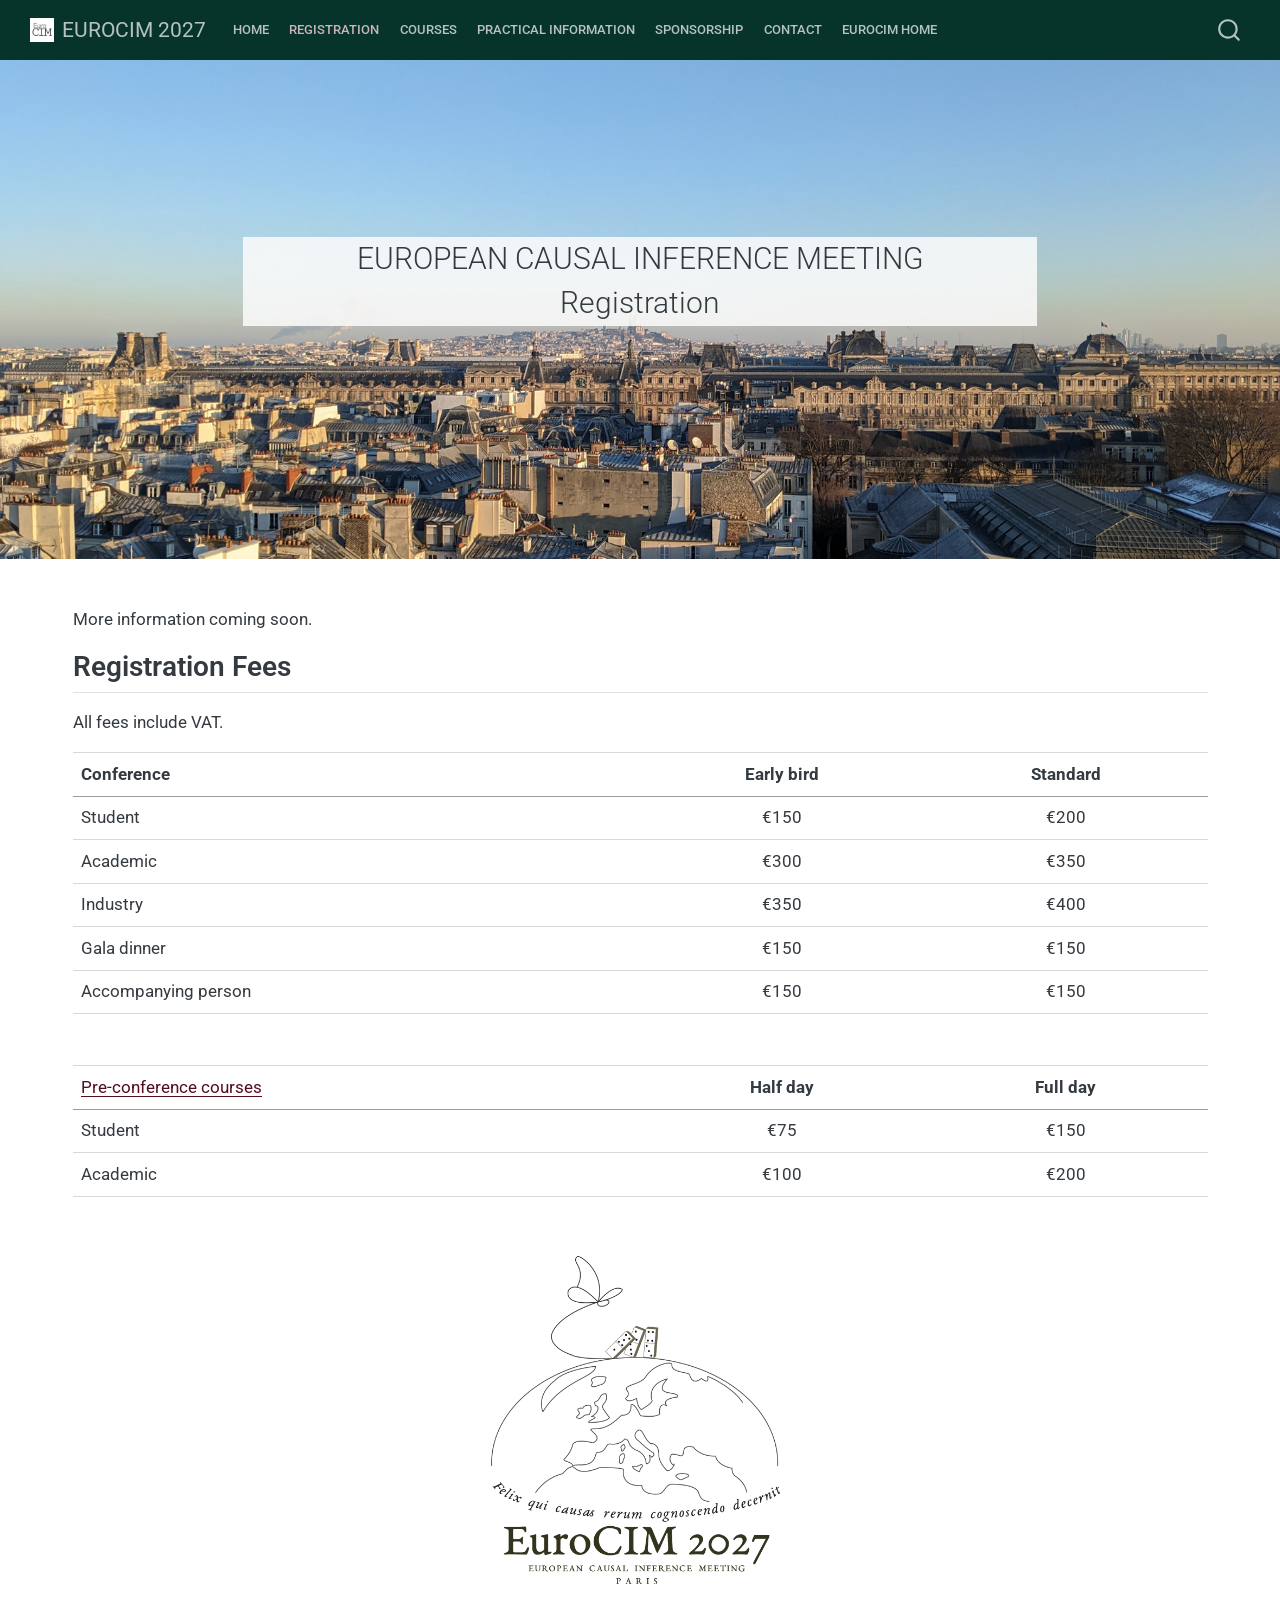
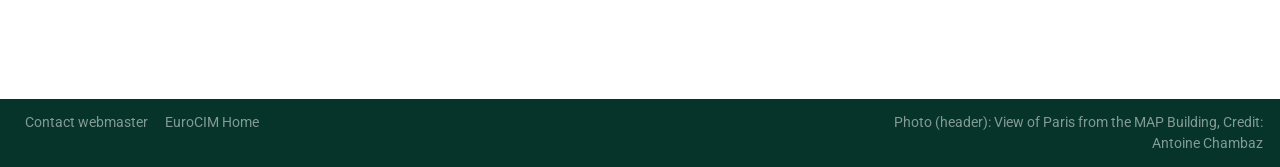
<file: docs/registration.html>
<!DOCTYPE html>
<html xmlns="http://www.w3.org/1999/xhtml" lang="en" xml:lang="en"><head>

<meta charset="utf-8">
<meta name="generator" content="quarto-1.6.42">

<meta name="viewport" content="width=device-width, initial-scale=1.0, user-scalable=yes">


<title>registration – European Causal Inference Meeting 2027 -- Paris, France</title>
<style>
code{white-space: pre-wrap;}
span.smallcaps{font-variant: small-caps;}
div.columns{display: flex; gap: min(4vw, 1.5em);}
div.column{flex: auto; overflow-x: auto;}
div.hanging-indent{margin-left: 1.5em; text-indent: -1.5em;}
ul.task-list{list-style: none;}
ul.task-list li input[type="checkbox"] {
  width: 0.8em;
  margin: 0 0.8em 0.2em -1em; /* quarto-specific, see https://github.com/quarto-dev/quarto-cli/issues/4556 */ 
  vertical-align: middle;
}
</style>


<script src="site_libs/quarto-nav/quarto-nav.js"></script>
<script src="site_libs/clipboard/clipboard.min.js"></script>
<script src="site_libs/quarto-search/autocomplete.umd.js"></script>
<script src="site_libs/quarto-search/fuse.min.js"></script>
<script src="site_libs/quarto-search/quarto-search.js"></script>
<meta name="quarto:offset" content="./">
<link href="./eurocim-icon.gif" rel="icon" type="image/gif">
<script src="site_libs/quarto-html/quarto.js"></script>
<script src="site_libs/quarto-html/popper.min.js"></script>
<script src="site_libs/quarto-html/tippy.umd.min.js"></script>
<script src="site_libs/quarto-html/anchor.min.js"></script>
<link href="site_libs/quarto-html/tippy.css" rel="stylesheet">
<link href="site_libs/quarto-html/quarto-syntax-highlighting-2f5df379a58b258e96c21c0638c20c03.css" rel="stylesheet" id="quarto-text-highlighting-styles">
<script src="site_libs/bootstrap/bootstrap.min.js"></script>
<link href="site_libs/bootstrap/bootstrap-icons.css" rel="stylesheet">
<link href="site_libs/bootstrap/bootstrap-db4ea16ca78c0a3a8e659356a84e353f.min.css" rel="stylesheet" append-hash="true" id="quarto-bootstrap" data-mode="light">
<script id="quarto-search-options" type="application/json">{
  "location": "navbar",
  "copy-button": false,
  "collapse-after": 3,
  "panel-placement": "end",
  "type": "overlay",
  "limit": 50,
  "keyboard-shortcut": [
    "f",
    "/",
    "s"
  ],
  "show-item-context": false,
  "language": {
    "search-no-results-text": "No results",
    "search-matching-documents-text": "matching documents",
    "search-copy-link-title": "Copy link to search",
    "search-hide-matches-text": "Hide additional matches",
    "search-more-match-text": "more match in this document",
    "search-more-matches-text": "more matches in this document",
    "search-clear-button-title": "Clear",
    "search-text-placeholder": "",
    "search-detached-cancel-button-title": "Cancel",
    "search-submit-button-title": "Submit",
    "search-label": "Search"
  }
}</script>
<style>

      .quarto-title-block .quarto-title-banner {
        background-image: url(images/paris-header.png);
background-size: cover;
      }
</style>


<link rel="stylesheet" href="styles.css">
<link rel="stylesheet" href="modal.css">
<meta property="og:title" content="European Causal Inference Meeting 2027 – Paris, France">
<meta property="og:description" content="EUROPEAN CAUSAL INFERENCE MEETING Registration">
<meta property="og:image" content="eurocim-icon.gif">
<meta property="og:site_name" content="European Causal Inference Meeting 2027 -- Paris, France">
</head>

<body class="nav-fixed">

<div id="quarto-search-results"></div>
  <header id="quarto-header" class="headroom fixed-top quarto-banner">
    <nav class="navbar navbar-expand-lg " data-bs-theme="dark">
      <div class="navbar-container container-fluid">
      <div class="navbar-brand-container mx-auto">
    <a href="./index.html" class="navbar-brand navbar-brand-logo">
    <img src="./eurocim-icon.gif" alt="" class="navbar-logo">
    </a>
    <a class="navbar-brand" href="./index.html">
    <span class="navbar-title">EUROCIM 2027</span>
    </a>
  </div>
            <div id="quarto-search" class="" title="Search"></div>
          <button class="navbar-toggler" type="button" data-bs-toggle="collapse" data-bs-target="#navbarCollapse" aria-controls="navbarCollapse" role="menu" aria-expanded="false" aria-label="Toggle navigation" onclick="if (window.quartoToggleHeadroom) { window.quartoToggleHeadroom(); }">
  <span class="navbar-toggler-icon"></span>
</button>
          <div class="collapse navbar-collapse" id="navbarCollapse">
            <ul class="navbar-nav navbar-nav-scroll me-auto">
  <li class="nav-item">
    <a class="nav-link" href="./index.html"> 
<span class="menu-text">Home</span></a>
  </li>  
  <li class="nav-item">
    <a class="nav-link active" href="./registration.html" aria-current="page"> 
<span class="menu-text">Registration</span></a>
  </li>  
  <li class="nav-item">
    <a class="nav-link" href="./courses.html"> 
<span class="menu-text">Courses</span></a>
  </li>  
  <li class="nav-item">
    <a class="nav-link" href="./practical-information.html"> 
<span class="menu-text">Practical Information</span></a>
  </li>  
  <li class="nav-item">
    <a class="nav-link" href="./sponsorship.html"> 
<span class="menu-text">Sponsorship</span></a>
  </li>  
  <li class="nav-item">
    <a class="nav-link" href="./contact.html"> 
<span class="menu-text">Contact</span></a>
  </li>  
  <li class="nav-item">
    <a class="nav-link" href="https://eurocim.org/"> 
<span class="menu-text">EuroCIM Home</span></a>
  </li>  
</ul>
          </div> <!-- /navcollapse -->
            <div class="quarto-navbar-tools">
</div>
      </div> <!-- /container-fluid -->
    </nav>
</header>
<!-- content -->
<header id="title-block-header" class="quarto-title-block default page-columns page-full">
  <div class="quarto-title-banner page-columns page-full">
    <div class="quarto-title column-page">
      
            <p class="subtitle lead">EUROPEAN CAUSAL INFERENCE MEETING<br> Registration</p>
                      </div>
  </div>
    
  
  <div class="quarto-title-meta column-page">

      
    
      
    </div>
    
  
  </header><div id="quarto-content" class="quarto-container page-columns page-rows-contents page-layout-full page-navbar">
<!-- sidebar -->
<!-- margin-sidebar -->
    
<!-- main -->
<main class="content quarto-banner-title-block column-page" id="quarto-document-content">





<p>More information coming soon.</p>
<section id="registration-fees" class="level2">
<h2 class="anchored" data-anchor-id="registration-fees">Registration Fees</h2>
<p>All fees include VAT.</p>
<table class="caption-top table">
<colgroup>
<col style="width: 50%">
<col style="width: 25%">
<col style="width: 25%">
</colgroup>
<thead>
<tr class="header">
<th>Conference</th>
<th style="text-align: center;">Early bird</th>
<th style="text-align: center;">Standard</th>
</tr>
</thead>
<tbody>
<tr class="odd">
<td>Student</td>
<td style="text-align: center;">€150</td>
<td style="text-align: center;">€200</td>
</tr>
<tr class="even">
<td>Academic</td>
<td style="text-align: center;">€300</td>
<td style="text-align: center;">€350</td>
</tr>
<tr class="odd">
<td>Industry</td>
<td style="text-align: center;">€350</td>
<td style="text-align: center;">€400</td>
</tr>
<tr class="even">
<td>Gala dinner</td>
<td style="text-align: center;">€150</td>
<td style="text-align: center;">€150</td>
</tr>
<tr class="odd">
<td>Accompanying person</td>
<td style="text-align: center;">€150</td>
<td style="text-align: center;">€150</td>
</tr>
</tbody>
</table>
<table class="caption-top table">
<colgroup>
<col style="width: 50%">
<col style="width: 25%">
<col style="width: 25%">
</colgroup>
<thead>
<tr class="header">
<th><a href="./courses.html">Pre-conference courses</a></th>
<th style="text-align: center;">Half day</th>
<th style="text-align: center;">Full day</th>
</tr>
</thead>
<tbody>
<tr class="odd">
<td>Student</td>
<td style="text-align: center;">€75</td>
<td style="text-align: center;">€150</td>
</tr>
<tr class="even">
<td>Academic</td>
<td style="text-align: center;">€100</td>
<td style="text-align: center;">€200</td>
</tr>
</tbody>
</table>
<div class="quarto-figure quarto-figure-center">
<figure class="figure">
<p><img src="images/logo_eurocim.png" class="img-fluid quarto-figure quarto-figure-center figure-img" style="width:30.0%"></p>
</figure>
</div>


</section>

</main> <!-- /main -->
<script id="quarto-html-after-body" type="application/javascript">
window.document.addEventListener("DOMContentLoaded", function (event) {
  const toggleBodyColorMode = (bsSheetEl) => {
    const mode = bsSheetEl.getAttribute("data-mode");
    const bodyEl = window.document.querySelector("body");
    if (mode === "dark") {
      bodyEl.classList.add("quarto-dark");
      bodyEl.classList.remove("quarto-light");
    } else {
      bodyEl.classList.add("quarto-light");
      bodyEl.classList.remove("quarto-dark");
    }
  }
  const toggleBodyColorPrimary = () => {
    const bsSheetEl = window.document.querySelector("link#quarto-bootstrap");
    if (bsSheetEl) {
      toggleBodyColorMode(bsSheetEl);
    }
  }
  toggleBodyColorPrimary();  
  const icon = "";
  const anchorJS = new window.AnchorJS();
  anchorJS.options = {
    placement: 'right',
    icon: icon
  };
  anchorJS.add('.anchored');
  const isCodeAnnotation = (el) => {
    for (const clz of el.classList) {
      if (clz.startsWith('code-annotation-')) {                     
        return true;
      }
    }
    return false;
  }
  const onCopySuccess = function(e) {
    // button target
    const button = e.trigger;
    // don't keep focus
    button.blur();
    // flash "checked"
    button.classList.add('code-copy-button-checked');
    var currentTitle = button.getAttribute("title");
    button.setAttribute("title", "Copied!");
    let tooltip;
    if (window.bootstrap) {
      button.setAttribute("data-bs-toggle", "tooltip");
      button.setAttribute("data-bs-placement", "left");
      button.setAttribute("data-bs-title", "Copied!");
      tooltip = new bootstrap.Tooltip(button, 
        { trigger: "manual", 
          customClass: "code-copy-button-tooltip",
          offset: [0, -8]});
      tooltip.show();    
    }
    setTimeout(function() {
      if (tooltip) {
        tooltip.hide();
        button.removeAttribute("data-bs-title");
        button.removeAttribute("data-bs-toggle");
        button.removeAttribute("data-bs-placement");
      }
      button.setAttribute("title", currentTitle);
      button.classList.remove('code-copy-button-checked');
    }, 1000);
    // clear code selection
    e.clearSelection();
  }
  const getTextToCopy = function(trigger) {
      const codeEl = trigger.previousElementSibling.cloneNode(true);
      for (const childEl of codeEl.children) {
        if (isCodeAnnotation(childEl)) {
          childEl.remove();
        }
      }
      return codeEl.innerText;
  }
  const clipboard = new window.ClipboardJS('.code-copy-button:not([data-in-quarto-modal])', {
    text: getTextToCopy
  });
  clipboard.on('success', onCopySuccess);
  if (window.document.getElementById('quarto-embedded-source-code-modal')) {
    const clipboardModal = new window.ClipboardJS('.code-copy-button[data-in-quarto-modal]', {
      text: getTextToCopy,
      container: window.document.getElementById('quarto-embedded-source-code-modal')
    });
    clipboardModal.on('success', onCopySuccess);
  }
    var localhostRegex = new RegExp(/^(?:http|https):\/\/localhost\:?[0-9]*\//);
    var mailtoRegex = new RegExp(/^mailto:/);
      var filterRegex = new RegExp('/' + window.location.host + '/');
    var isInternal = (href) => {
        return filterRegex.test(href) || localhostRegex.test(href) || mailtoRegex.test(href);
    }
    // Inspect non-navigation links and adorn them if external
 	var links = window.document.querySelectorAll('a[href]:not(.nav-link):not(.navbar-brand):not(.toc-action):not(.sidebar-link):not(.sidebar-item-toggle):not(.pagination-link):not(.no-external):not([aria-hidden]):not(.dropdown-item):not(.quarto-navigation-tool):not(.about-link)');
    for (var i=0; i<links.length; i++) {
      const link = links[i];
      if (!isInternal(link.href)) {
        // undo the damage that might have been done by quarto-nav.js in the case of
        // links that we want to consider external
        if (link.dataset.originalHref !== undefined) {
          link.href = link.dataset.originalHref;
        }
      }
    }
  function tippyHover(el, contentFn, onTriggerFn, onUntriggerFn) {
    const config = {
      allowHTML: true,
      maxWidth: 500,
      delay: 100,
      arrow: false,
      appendTo: function(el) {
          return el.parentElement;
      },
      interactive: true,
      interactiveBorder: 10,
      theme: 'quarto',
      placement: 'bottom-start',
    };
    if (contentFn) {
      config.content = contentFn;
    }
    if (onTriggerFn) {
      config.onTrigger = onTriggerFn;
    }
    if (onUntriggerFn) {
      config.onUntrigger = onUntriggerFn;
    }
    window.tippy(el, config); 
  }
  const noterefs = window.document.querySelectorAll('a[role="doc-noteref"]');
  for (var i=0; i<noterefs.length; i++) {
    const ref = noterefs[i];
    tippyHover(ref, function() {
      // use id or data attribute instead here
      let href = ref.getAttribute('data-footnote-href') || ref.getAttribute('href');
      try { href = new URL(href).hash; } catch {}
      const id = href.replace(/^#\/?/, "");
      const note = window.document.getElementById(id);
      if (note) {
        return note.innerHTML;
      } else {
        return "";
      }
    });
  }
  const xrefs = window.document.querySelectorAll('a.quarto-xref');
  const processXRef = (id, note) => {
    // Strip column container classes
    const stripColumnClz = (el) => {
      el.classList.remove("page-full", "page-columns");
      if (el.children) {
        for (const child of el.children) {
          stripColumnClz(child);
        }
      }
    }
    stripColumnClz(note)
    if (id === null || id.startsWith('sec-')) {
      // Special case sections, only their first couple elements
      const container = document.createElement("div");
      if (note.children && note.children.length > 2) {
        container.appendChild(note.children[0].cloneNode(true));
        for (let i = 1; i < note.children.length; i++) {
          const child = note.children[i];
          if (child.tagName === "P" && child.innerText === "") {
            continue;
          } else {
            container.appendChild(child.cloneNode(true));
            break;
          }
        }
        if (window.Quarto?.typesetMath) {
          window.Quarto.typesetMath(container);
        }
        return container.innerHTML
      } else {
        if (window.Quarto?.typesetMath) {
          window.Quarto.typesetMath(note);
        }
        return note.innerHTML;
      }
    } else {
      // Remove any anchor links if they are present
      const anchorLink = note.querySelector('a.anchorjs-link');
      if (anchorLink) {
        anchorLink.remove();
      }
      if (window.Quarto?.typesetMath) {
        window.Quarto.typesetMath(note);
      }
      if (note.classList.contains("callout")) {
        return note.outerHTML;
      } else {
        return note.innerHTML;
      }
    }
  }
  for (var i=0; i<xrefs.length; i++) {
    const xref = xrefs[i];
    tippyHover(xref, undefined, function(instance) {
      instance.disable();
      let url = xref.getAttribute('href');
      let hash = undefined; 
      if (url.startsWith('#')) {
        hash = url;
      } else {
        try { hash = new URL(url).hash; } catch {}
      }
      if (hash) {
        const id = hash.replace(/^#\/?/, "");
        const note = window.document.getElementById(id);
        if (note !== null) {
          try {
            const html = processXRef(id, note.cloneNode(true));
            instance.setContent(html);
          } finally {
            instance.enable();
            instance.show();
          }
        } else {
          // See if we can fetch this
          fetch(url.split('#')[0])
          .then(res => res.text())
          .then(html => {
            const parser = new DOMParser();
            const htmlDoc = parser.parseFromString(html, "text/html");
            const note = htmlDoc.getElementById(id);
            if (note !== null) {
              const html = processXRef(id, note);
              instance.setContent(html);
            } 
          }).finally(() => {
            instance.enable();
            instance.show();
          });
        }
      } else {
        // See if we can fetch a full url (with no hash to target)
        // This is a special case and we should probably do some content thinning / targeting
        fetch(url)
        .then(res => res.text())
        .then(html => {
          const parser = new DOMParser();
          const htmlDoc = parser.parseFromString(html, "text/html");
          const note = htmlDoc.querySelector('main.content');
          if (note !== null) {
            // This should only happen for chapter cross references
            // (since there is no id in the URL)
            // remove the first header
            if (note.children.length > 0 && note.children[0].tagName === "HEADER") {
              note.children[0].remove();
            }
            const html = processXRef(null, note);
            instance.setContent(html);
          } 
        }).finally(() => {
          instance.enable();
          instance.show();
        });
      }
    }, function(instance) {
    });
  }
      let selectedAnnoteEl;
      const selectorForAnnotation = ( cell, annotation) => {
        let cellAttr = 'data-code-cell="' + cell + '"';
        let lineAttr = 'data-code-annotation="' +  annotation + '"';
        const selector = 'span[' + cellAttr + '][' + lineAttr + ']';
        return selector;
      }
      const selectCodeLines = (annoteEl) => {
        const doc = window.document;
        const targetCell = annoteEl.getAttribute("data-target-cell");
        const targetAnnotation = annoteEl.getAttribute("data-target-annotation");
        const annoteSpan = window.document.querySelector(selectorForAnnotation(targetCell, targetAnnotation));
        const lines = annoteSpan.getAttribute("data-code-lines").split(",");
        const lineIds = lines.map((line) => {
          return targetCell + "-" + line;
        })
        let top = null;
        let height = null;
        let parent = null;
        if (lineIds.length > 0) {
            //compute the position of the single el (top and bottom and make a div)
            const el = window.document.getElementById(lineIds[0]);
            top = el.offsetTop;
            height = el.offsetHeight;
            parent = el.parentElement.parentElement;
          if (lineIds.length > 1) {
            const lastEl = window.document.getElementById(lineIds[lineIds.length - 1]);
            const bottom = lastEl.offsetTop + lastEl.offsetHeight;
            height = bottom - top;
          }
          if (top !== null && height !== null && parent !== null) {
            // cook up a div (if necessary) and position it 
            let div = window.document.getElementById("code-annotation-line-highlight");
            if (div === null) {
              div = window.document.createElement("div");
              div.setAttribute("id", "code-annotation-line-highlight");
              div.style.position = 'absolute';
              parent.appendChild(div);
            }
            div.style.top = top - 2 + "px";
            div.style.height = height + 4 + "px";
            div.style.left = 0;
            let gutterDiv = window.document.getElementById("code-annotation-line-highlight-gutter");
            if (gutterDiv === null) {
              gutterDiv = window.document.createElement("div");
              gutterDiv.setAttribute("id", "code-annotation-line-highlight-gutter");
              gutterDiv.style.position = 'absolute';
              const codeCell = window.document.getElementById(targetCell);
              const gutter = codeCell.querySelector('.code-annotation-gutter');
              gutter.appendChild(gutterDiv);
            }
            gutterDiv.style.top = top - 2 + "px";
            gutterDiv.style.height = height + 4 + "px";
          }
          selectedAnnoteEl = annoteEl;
        }
      };
      const unselectCodeLines = () => {
        const elementsIds = ["code-annotation-line-highlight", "code-annotation-line-highlight-gutter"];
        elementsIds.forEach((elId) => {
          const div = window.document.getElementById(elId);
          if (div) {
            div.remove();
          }
        });
        selectedAnnoteEl = undefined;
      };
        // Handle positioning of the toggle
    window.addEventListener(
      "resize",
      throttle(() => {
        elRect = undefined;
        if (selectedAnnoteEl) {
          selectCodeLines(selectedAnnoteEl);
        }
      }, 10)
    );
    function throttle(fn, ms) {
    let throttle = false;
    let timer;
      return (...args) => {
        if(!throttle) { // first call gets through
            fn.apply(this, args);
            throttle = true;
        } else { // all the others get throttled
            if(timer) clearTimeout(timer); // cancel #2
            timer = setTimeout(() => {
              fn.apply(this, args);
              timer = throttle = false;
            }, ms);
        }
      };
    }
      // Attach click handler to the DT
      const annoteDls = window.document.querySelectorAll('dt[data-target-cell]');
      for (const annoteDlNode of annoteDls) {
        annoteDlNode.addEventListener('click', (event) => {
          const clickedEl = event.target;
          if (clickedEl !== selectedAnnoteEl) {
            unselectCodeLines();
            const activeEl = window.document.querySelector('dt[data-target-cell].code-annotation-active');
            if (activeEl) {
              activeEl.classList.remove('code-annotation-active');
            }
            selectCodeLines(clickedEl);
            clickedEl.classList.add('code-annotation-active');
          } else {
            // Unselect the line
            unselectCodeLines();
            clickedEl.classList.remove('code-annotation-active');
          }
        });
      }
  const findCites = (el) => {
    const parentEl = el.parentElement;
    if (parentEl) {
      const cites = parentEl.dataset.cites;
      if (cites) {
        return {
          el,
          cites: cites.split(' ')
        };
      } else {
        return findCites(el.parentElement)
      }
    } else {
      return undefined;
    }
  };
  var bibliorefs = window.document.querySelectorAll('a[role="doc-biblioref"]');
  for (var i=0; i<bibliorefs.length; i++) {
    const ref = bibliorefs[i];
    const citeInfo = findCites(ref);
    if (citeInfo) {
      tippyHover(citeInfo.el, function() {
        var popup = window.document.createElement('div');
        citeInfo.cites.forEach(function(cite) {
          var citeDiv = window.document.createElement('div');
          citeDiv.classList.add('hanging-indent');
          citeDiv.classList.add('csl-entry');
          var biblioDiv = window.document.getElementById('ref-' + cite);
          if (biblioDiv) {
            citeDiv.innerHTML = biblioDiv.innerHTML;
          }
          popup.appendChild(citeDiv);
        });
        return popup.innerHTML;
      });
    }
  }
});
</script>
</div> <!-- /content -->
<footer class="footer">
  <div class="nav-footer">
    <div class="nav-footer-left">
      <ul class="footer-items list-unstyled">
    <li class="nav-item">
    <a class="nav-link" href="mailto:michael.sachs@sund.ku.dk?subject=[EuroCIM website]">
<p>Contact webmaster</p>
</a>
  </li>  
    <li class="nav-item">
    <a class="nav-link" href="https://eurocim.org/">
<p>EuroCIM Home</p>
</a>
  </li>  
</ul>
    </div>   
    <div class="nav-footer-center">
      &nbsp;
    </div>
    <div class="nav-footer-right">
      <ul class="footer-items list-unstyled">
    <li class="nav-item">
 Photo (header): View of Paris from the MAP Building, Credit: Antoine Chambaz
  </li>  
</ul>
    </div>
  </div>
</footer>




</body></html>
</file>
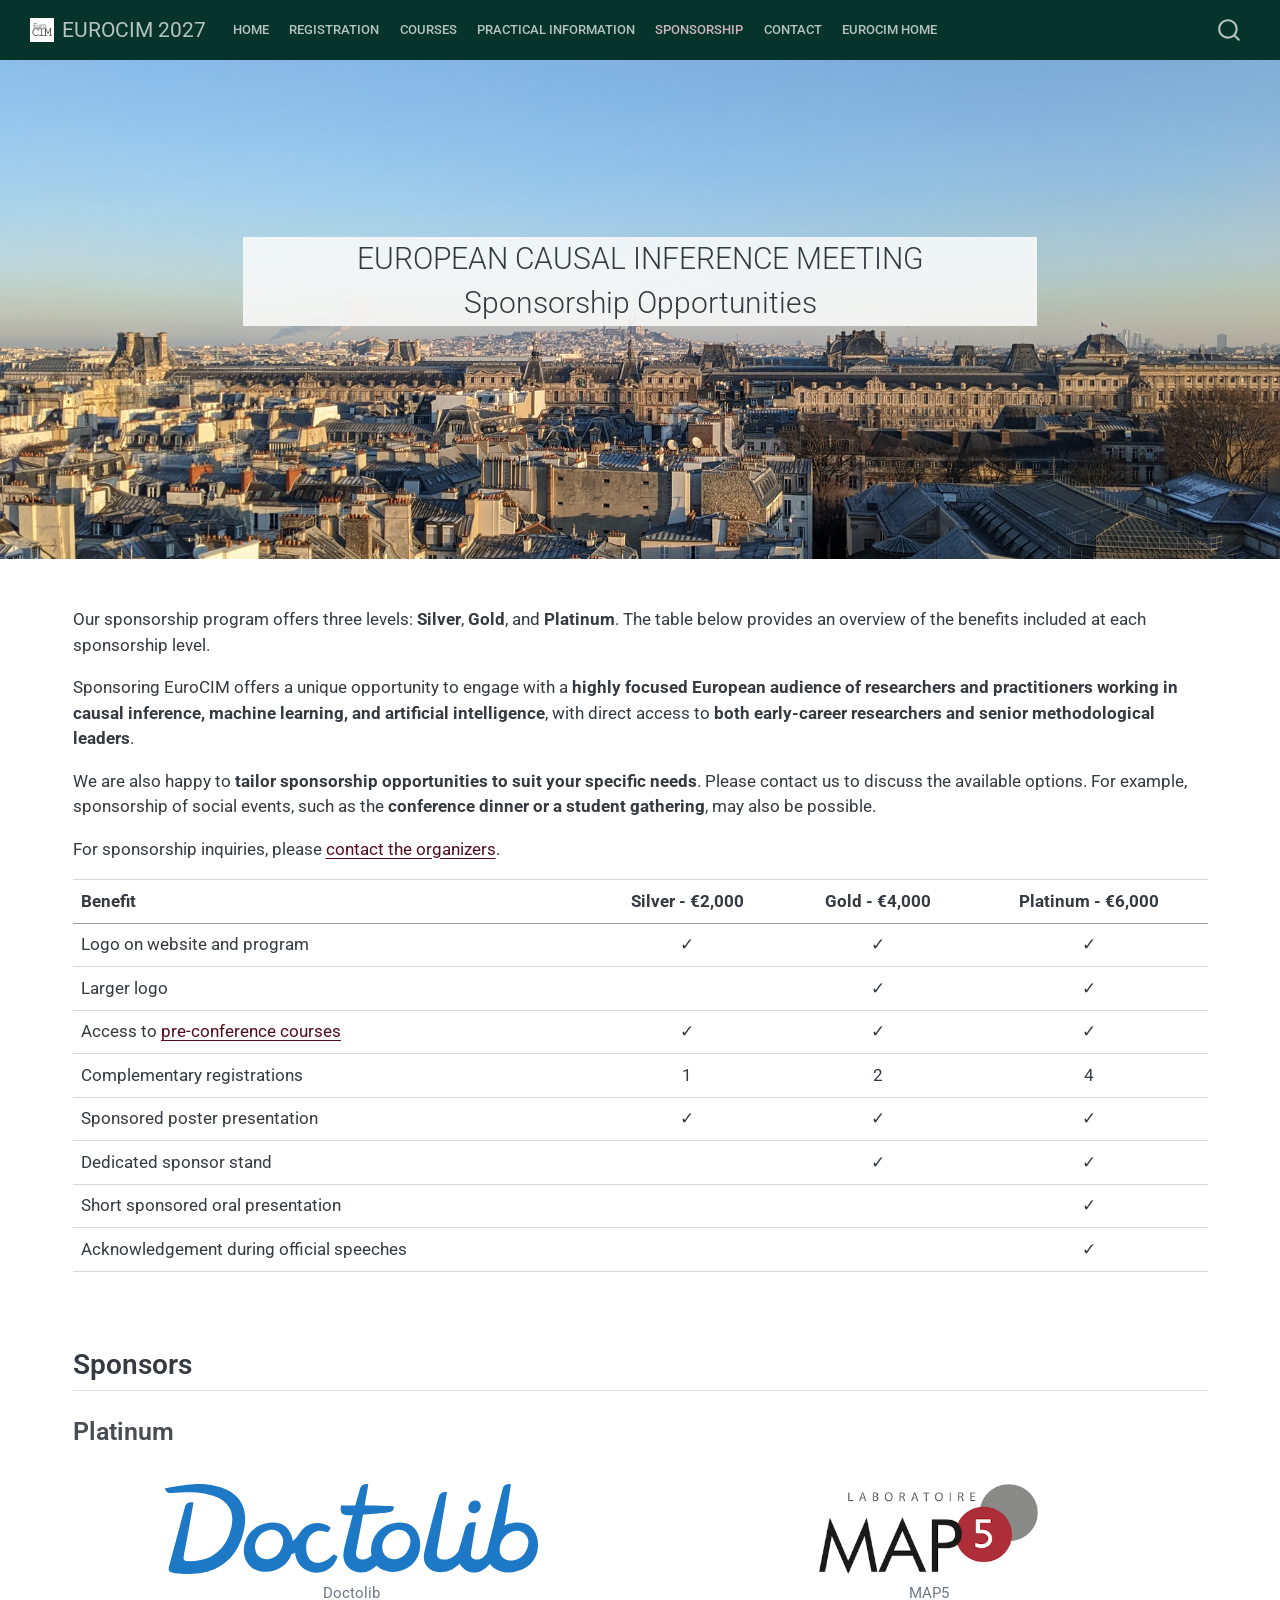
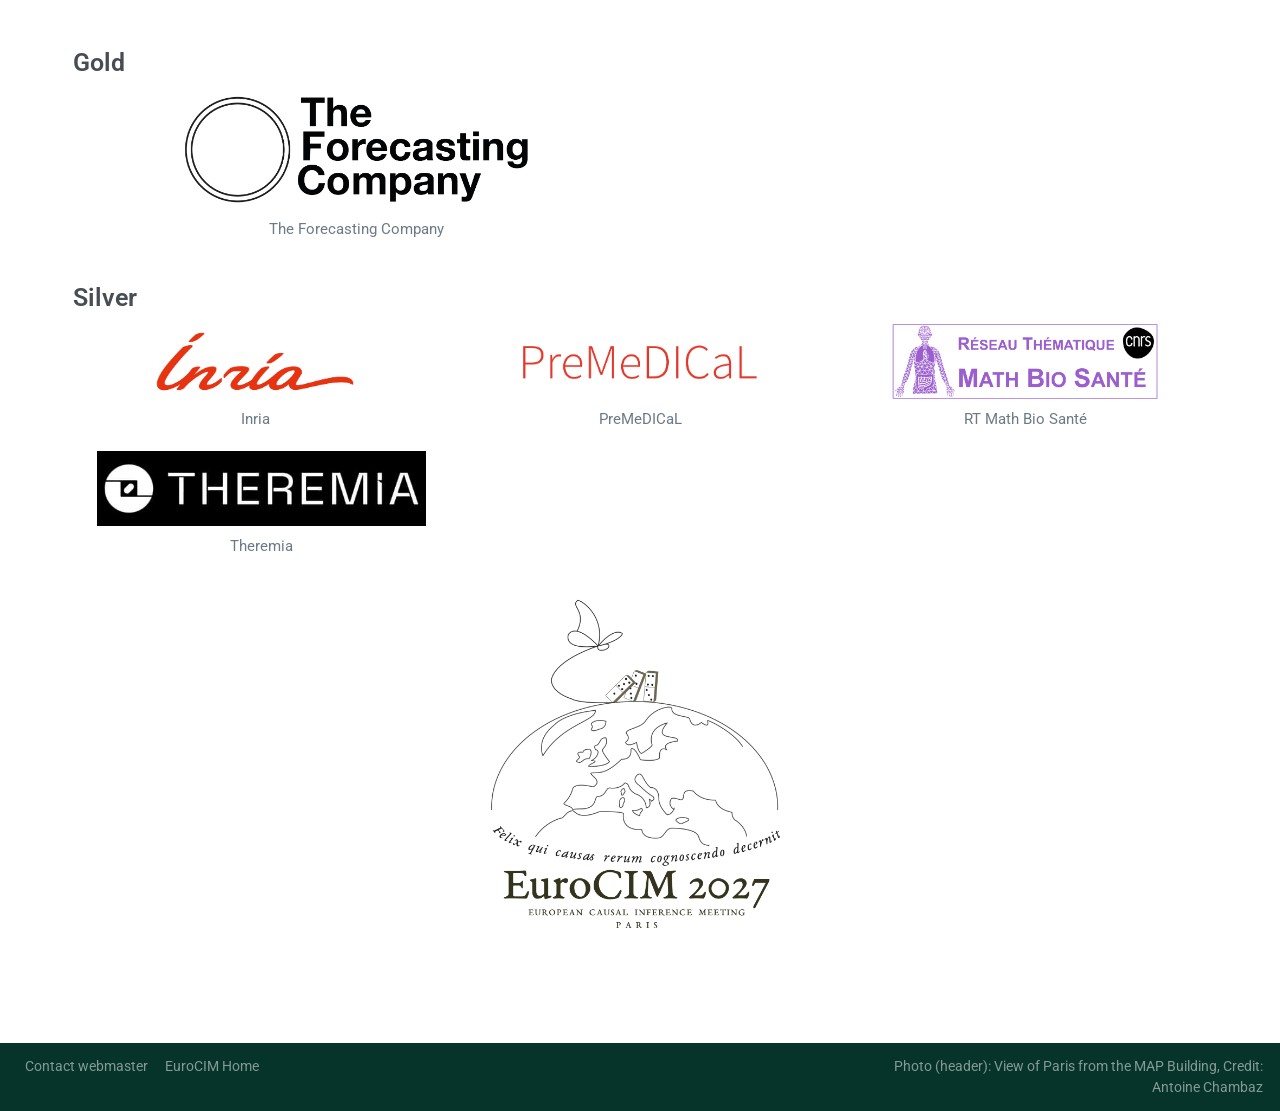
<file: docs/sponsorship.html>
<!DOCTYPE html>
<html xmlns="http://www.w3.org/1999/xhtml" lang="en" xml:lang="en"><head>

<meta charset="utf-8">
<meta name="generator" content="quarto-1.6.42">

<meta name="viewport" content="width=device-width, initial-scale=1.0, user-scalable=yes">


<title>sponsorship – European Causal Inference Meeting 2027 -- Paris, France</title>
<style>
code{white-space: pre-wrap;}
span.smallcaps{font-variant: small-caps;}
div.columns{display: flex; gap: min(4vw, 1.5em);}
div.column{flex: auto; overflow-x: auto;}
div.hanging-indent{margin-left: 1.5em; text-indent: -1.5em;}
ul.task-list{list-style: none;}
ul.task-list li input[type="checkbox"] {
  width: 0.8em;
  margin: 0 0.8em 0.2em -1em; /* quarto-specific, see https://github.com/quarto-dev/quarto-cli/issues/4556 */ 
  vertical-align: middle;
}
</style>


<script src="site_libs/quarto-nav/quarto-nav.js"></script>
<script src="site_libs/clipboard/clipboard.min.js"></script>
<script src="site_libs/quarto-search/autocomplete.umd.js"></script>
<script src="site_libs/quarto-search/fuse.min.js"></script>
<script src="site_libs/quarto-search/quarto-search.js"></script>
<meta name="quarto:offset" content="./">
<link href="./eurocim-icon.gif" rel="icon" type="image/gif">
<script src="site_libs/quarto-html/quarto.js"></script>
<script src="site_libs/quarto-html/popper.min.js"></script>
<script src="site_libs/quarto-html/tippy.umd.min.js"></script>
<script src="site_libs/quarto-html/anchor.min.js"></script>
<link href="site_libs/quarto-html/tippy.css" rel="stylesheet">
<link href="site_libs/quarto-html/quarto-syntax-highlighting-2f5df379a58b258e96c21c0638c20c03.css" rel="stylesheet" id="quarto-text-highlighting-styles">
<script src="site_libs/bootstrap/bootstrap.min.js"></script>
<link href="site_libs/bootstrap/bootstrap-icons.css" rel="stylesheet">
<link href="site_libs/bootstrap/bootstrap-74127a9e0e57fd3cce7187ab63da7e6c.min.css" rel="stylesheet" append-hash="true" id="quarto-bootstrap" data-mode="light">
<script id="quarto-search-options" type="application/json">{
  "location": "navbar",
  "copy-button": false,
  "collapse-after": 3,
  "panel-placement": "end",
  "type": "overlay",
  "limit": 50,
  "keyboard-shortcut": [
    "f",
    "/",
    "s"
  ],
  "show-item-context": false,
  "language": {
    "search-no-results-text": "No results",
    "search-matching-documents-text": "matching documents",
    "search-copy-link-title": "Copy link to search",
    "search-hide-matches-text": "Hide additional matches",
    "search-more-match-text": "more match in this document",
    "search-more-matches-text": "more matches in this document",
    "search-clear-button-title": "Clear",
    "search-text-placeholder": "",
    "search-detached-cancel-button-title": "Cancel",
    "search-submit-button-title": "Submit",
    "search-label": "Search"
  }
}</script>
<style>

      .quarto-title-block .quarto-title-banner {
        background-image: url(images/paris-header.png);
background-size: cover;
      }
</style>


<link rel="stylesheet" href="styles.css">
<link rel="stylesheet" href="modal.css">
<meta property="og:title" content="European Causal Inference Meeting 2027 – Paris, France">
<meta property="og:description" content="EUROPEAN CAUSAL INFERENCE MEETING Sponsorship Opportunities">
<meta property="og:image" content="eurocim-icon.gif">
<meta property="og:site_name" content="European Causal Inference Meeting 2027 -- Paris, France">
</head>

<body class="nav-fixed">

<div id="quarto-search-results"></div>
  <header id="quarto-header" class="headroom fixed-top quarto-banner">
    <nav class="navbar navbar-expand-lg " data-bs-theme="dark">
      <div class="navbar-container container-fluid">
      <div class="navbar-brand-container mx-auto">
    <a href="./index.html" class="navbar-brand navbar-brand-logo">
    <img src="./eurocim-icon.gif" alt="" class="navbar-logo">
    </a>
    <a class="navbar-brand" href="./index.html">
    <span class="navbar-title">EUROCIM 2027</span>
    </a>
  </div>
            <div id="quarto-search" class="" title="Search"></div>
          <button class="navbar-toggler" type="button" data-bs-toggle="collapse" data-bs-target="#navbarCollapse" aria-controls="navbarCollapse" role="menu" aria-expanded="false" aria-label="Toggle navigation" onclick="if (window.quartoToggleHeadroom) { window.quartoToggleHeadroom(); }">
  <span class="navbar-toggler-icon"></span>
</button>
          <div class="collapse navbar-collapse" id="navbarCollapse">
            <ul class="navbar-nav navbar-nav-scroll me-auto">
  <li class="nav-item">
    <a class="nav-link" href="./index.html"> 
<span class="menu-text">Home</span></a>
  </li>  
  <li class="nav-item">
    <a class="nav-link" href="./registration.html"> 
<span class="menu-text">Registration</span></a>
  </li>  
  <li class="nav-item">
    <a class="nav-link" href="./courses.html"> 
<span class="menu-text">Courses</span></a>
  </li>  
  <li class="nav-item">
    <a class="nav-link" href="./practical-information.html"> 
<span class="menu-text">Practical Information</span></a>
  </li>  
  <li class="nav-item">
    <a class="nav-link active" href="./sponsorship.html" aria-current="page"> 
<span class="menu-text">Sponsorship</span></a>
  </li>  
  <li class="nav-item">
    <a class="nav-link" href="./contact.html"> 
<span class="menu-text">Contact</span></a>
  </li>  
  <li class="nav-item">
    <a class="nav-link" href="https://eurocim.org/"> 
<span class="menu-text">EuroCIM Home</span></a>
  </li>  
</ul>
          </div> <!-- /navcollapse -->
            <div class="quarto-navbar-tools">
</div>
      </div> <!-- /container-fluid -->
    </nav>
</header>
<!-- content -->
<header id="title-block-header" class="quarto-title-block default page-columns page-full">
  <div class="quarto-title-banner page-columns page-full">
    <div class="quarto-title column-page">
      
            <p class="subtitle lead">EUROPEAN CAUSAL INFERENCE MEETING<br> Sponsorship Opportunities</p>
                      </div>
  </div>
    
  
  <div class="quarto-title-meta column-page">

      
    
      
    </div>
    
  
  </header><div id="quarto-content" class="quarto-container page-columns page-rows-contents page-layout-full page-navbar">
<!-- sidebar -->
<!-- margin-sidebar -->
    
<!-- main -->
<main class="content quarto-banner-title-block column-page" id="quarto-document-content">





<p>Our sponsorship program offers three levels: <strong>Silver</strong>, <strong>Gold</strong>, and <strong>Platinum</strong>. The table below provides an overview of the benefits included at each sponsorship level.</p>
<p>Sponsoring EuroCIM offers a unique opportunity to engage with a <strong>highly focused European audience of researchers and practitioners working in causal inference, machine learning, and artificial intelligence</strong>, with direct access to <strong>both early-career researchers and senior methodological leaders</strong>.</p>
<p>We are also happy to <strong>tailor sponsorship opportunities to suit your specific needs</strong>. Please contact us to discuss the available options. For example, sponsorship of social events, such as the <strong>conference dinner or a student gathering</strong>, may also be possible.</p>
<p>For sponsorship inquiries, please <a href="mailto:eurocim2027@inria.fr">contact the organizers</a>.</p>
<table class="caption-top table">
<thead>
<tr class="header">
<th>Benefit</th>
<th style="text-align: center;">Silver - €2,000</th>
<th style="text-align: center;">Gold - €4,000</th>
<th style="text-align: center;">Platinum - €6,000</th>
</tr>
</thead>
<tbody>
<tr class="odd">
<td>Logo on website and program</td>
<td style="text-align: center;">✓</td>
<td style="text-align: center;">✓</td>
<td style="text-align: center;">✓</td>
</tr>
<tr class="even">
<td>Larger logo</td>
<td style="text-align: center;"></td>
<td style="text-align: center;">✓</td>
<td style="text-align: center;">✓</td>
</tr>
<tr class="odd">
<td>Access to <a href="./courses.html">pre-conference courses</a></td>
<td style="text-align: center;">✓</td>
<td style="text-align: center;">✓</td>
<td style="text-align: center;">✓</td>
</tr>
<tr class="even">
<td>Complementary registrations</td>
<td style="text-align: center;">1</td>
<td style="text-align: center;">2</td>
<td style="text-align: center;">4</td>
</tr>
<tr class="odd">
<td>Sponsored poster presentation</td>
<td style="text-align: center;">✓</td>
<td style="text-align: center;">✓</td>
<td style="text-align: center;">✓</td>
</tr>
<tr class="even">
<td>Dedicated sponsor stand</td>
<td style="text-align: center;"></td>
<td style="text-align: center;">✓</td>
<td style="text-align: center;">✓</td>
</tr>
<tr class="odd">
<td>Short sponsored oral presentation</td>
<td style="text-align: center;"></td>
<td style="text-align: center;"></td>
<td style="text-align: center;">✓</td>
</tr>
<tr class="even">
<td>Acknowledgement during official speeches</td>
<td style="text-align: center;"></td>
<td style="text-align: center;"></td>
<td style="text-align: center;">✓</td>
</tr>
</tbody>
</table>
<p><br><br></p>
<section id="sponsors" class="level2">
<h2 class="anchored" data-anchor-id="sponsors">Sponsors</h2>
<section id="platinum" class="level3">
<h3 class="anchored" data-anchor-id="platinum">Platinum</h3>
<div style="height: 1.5rem;">

</div>
<div>

</div>
<div class="quarto-layout-panel" data-layout-ncol="2">
<div class="quarto-layout-row">
<div class="quarto-layout-cell" style="flex-basis: 50.0%;justify-content: flex-start;">
<div class="quarto-figure quarto-figure-center">
<figure class="figure">
<p><a href="https://www.doctolib.fr/"><img src="images/sponsors/doctolib.svg" height="90" alt="Doctolib" class="figure-img"></a></p>
<figcaption>Doctolib</figcaption>
</figure>
</div>
</div>
<div class="quarto-layout-cell" style="flex-basis: 50.0%;justify-content: flex-start;">
<div class="quarto-figure quarto-figure-center">
<figure class="figure">
<p><a href="https://map5.mi.parisdescartes.fr/"><img src="images/sponsors/map5.png" height="90" alt="MAP5" class="figure-img"></a></p>
<figcaption>MAP5</figcaption>
</figure>
</div>
</div>
</div>
</div>
</section>
<section id="gold" class="level3">
<h3 class="anchored" data-anchor-id="gold">Gold</h3>
<div>

</div>
<div class="quarto-layout-panel" data-layout-ncol="2">
<div class="quarto-layout-row">
<div class="quarto-layout-cell" style="flex-basis: 50.0%;justify-content: flex-start;">
<div class="quarto-figure quarto-figure-center">
<figure class="figure">
<p><a href="https://www.theforecastingcompany.com/"><img src="images/sponsors/TFC_LOGO_original.png" height="120" alt="The Forecasting Company" class="figure-img"></a></p>
<figcaption>The Forecasting Company</figcaption>
</figure>
</div>
</div>
</div>
</div>
</section>
<section id="silver" class="level3">
<h3 class="anchored" data-anchor-id="silver">Silver</h3>
<div>

</div>
<div class="quarto-layout-panel" data-layout-ncol="3">
<div class="quarto-layout-row">
<div class="quarto-layout-cell" style="flex-basis: 33.3%;justify-content: flex-start;">
<div class="quarto-figure quarto-figure-center">
<figure class="figure">
<p><a href="https://www.inria.fr/fr"><img src="images/sponsors/inr_logo_rouge.jpg" height="75" alt="Inria" class="figure-img"></a></p>
<figcaption>Inria</figcaption>
</figure>
</div>
</div>
<div class="quarto-layout-cell" style="flex-basis: 33.3%;justify-content: flex-start;">
<div class="quarto-figure quarto-figure-center">
<figure class="figure">
<p><a href="https://team.inria.fr/premedical/"><img src="images/sponsors/premedical.png" height="75" alt="PreMeDICaL" class="figure-img"></a></p>
<figcaption>PreMeDICaL</figcaption>
</figure>
</div>
</div>
<div class="quarto-layout-cell" style="flex-basis: 33.3%;justify-content: flex-start;">
<div class="quarto-figure quarto-figure-center">
<figure class="figure">
<p><a href="https://math-bio-sante.math.cnrs.fr/"><img src="images/sponsors/rtmathbiosante.png" height="75" alt="RT Math Bio Santé" class="figure-img"></a></p>
<figcaption>RT Math Bio Santé</figcaption>
</figure>
</div>
</div>
</div>
<div class="quarto-layout-row">
<div class="quarto-layout-cell" style="flex-basis: 33.3%;justify-content: flex-start;">
<div class="quarto-figure quarto-figure-center">
<figure class="figure">
<p><a href="https://theremia.health/"><img src="images/sponsors/logo_theremia.jpeg" height="75" alt="Theremia" class="figure-img"></a></p>
<figcaption>Theremia</figcaption>
</figure>
</div>
</div>
</div>
</div>
<div class="quarto-figure quarto-figure-center">
<figure class="figure">
<p><img src="images/logo_eurocim.png" class="img-fluid quarto-figure quarto-figure-center figure-img" style="width:30.0%"></p>
</figure>
</div>


</section>
</section>

</main> <!-- /main -->
<script id="quarto-html-after-body" type="application/javascript">
window.document.addEventListener("DOMContentLoaded", function (event) {
  const toggleBodyColorMode = (bsSheetEl) => {
    const mode = bsSheetEl.getAttribute("data-mode");
    const bodyEl = window.document.querySelector("body");
    if (mode === "dark") {
      bodyEl.classList.add("quarto-dark");
      bodyEl.classList.remove("quarto-light");
    } else {
      bodyEl.classList.add("quarto-light");
      bodyEl.classList.remove("quarto-dark");
    }
  }
  const toggleBodyColorPrimary = () => {
    const bsSheetEl = window.document.querySelector("link#quarto-bootstrap");
    if (bsSheetEl) {
      toggleBodyColorMode(bsSheetEl);
    }
  }
  toggleBodyColorPrimary();  
  const icon = "";
  const anchorJS = new window.AnchorJS();
  anchorJS.options = {
    placement: 'right',
    icon: icon
  };
  anchorJS.add('.anchored');
  const isCodeAnnotation = (el) => {
    for (const clz of el.classList) {
      if (clz.startsWith('code-annotation-')) {                     
        return true;
      }
    }
    return false;
  }
  const onCopySuccess = function(e) {
    // button target
    const button = e.trigger;
    // don't keep focus
    button.blur();
    // flash "checked"
    button.classList.add('code-copy-button-checked');
    var currentTitle = button.getAttribute("title");
    button.setAttribute("title", "Copied!");
    let tooltip;
    if (window.bootstrap) {
      button.setAttribute("data-bs-toggle", "tooltip");
      button.setAttribute("data-bs-placement", "left");
      button.setAttribute("data-bs-title", "Copied!");
      tooltip = new bootstrap.Tooltip(button, 
        { trigger: "manual", 
          customClass: "code-copy-button-tooltip",
          offset: [0, -8]});
      tooltip.show();    
    }
    setTimeout(function() {
      if (tooltip) {
        tooltip.hide();
        button.removeAttribute("data-bs-title");
        button.removeAttribute("data-bs-toggle");
        button.removeAttribute("data-bs-placement");
      }
      button.setAttribute("title", currentTitle);
      button.classList.remove('code-copy-button-checked');
    }, 1000);
    // clear code selection
    e.clearSelection();
  }
  const getTextToCopy = function(trigger) {
      const codeEl = trigger.previousElementSibling.cloneNode(true);
      for (const childEl of codeEl.children) {
        if (isCodeAnnotation(childEl)) {
          childEl.remove();
        }
      }
      return codeEl.innerText;
  }
  const clipboard = new window.ClipboardJS('.code-copy-button:not([data-in-quarto-modal])', {
    text: getTextToCopy
  });
  clipboard.on('success', onCopySuccess);
  if (window.document.getElementById('quarto-embedded-source-code-modal')) {
    const clipboardModal = new window.ClipboardJS('.code-copy-button[data-in-quarto-modal]', {
      text: getTextToCopy,
      container: window.document.getElementById('quarto-embedded-source-code-modal')
    });
    clipboardModal.on('success', onCopySuccess);
  }
    var localhostRegex = new RegExp(/^(?:http|https):\/\/localhost\:?[0-9]*\//);
    var mailtoRegex = new RegExp(/^mailto:/);
      var filterRegex = new RegExp('/' + window.location.host + '/');
    var isInternal = (href) => {
        return filterRegex.test(href) || localhostRegex.test(href) || mailtoRegex.test(href);
    }
    // Inspect non-navigation links and adorn them if external
 	var links = window.document.querySelectorAll('a[href]:not(.nav-link):not(.navbar-brand):not(.toc-action):not(.sidebar-link):not(.sidebar-item-toggle):not(.pagination-link):not(.no-external):not([aria-hidden]):not(.dropdown-item):not(.quarto-navigation-tool):not(.about-link)');
    for (var i=0; i<links.length; i++) {
      const link = links[i];
      if (!isInternal(link.href)) {
        // undo the damage that might have been done by quarto-nav.js in the case of
        // links that we want to consider external
        if (link.dataset.originalHref !== undefined) {
          link.href = link.dataset.originalHref;
        }
      }
    }
  function tippyHover(el, contentFn, onTriggerFn, onUntriggerFn) {
    const config = {
      allowHTML: true,
      maxWidth: 500,
      delay: 100,
      arrow: false,
      appendTo: function(el) {
          return el.parentElement;
      },
      interactive: true,
      interactiveBorder: 10,
      theme: 'quarto',
      placement: 'bottom-start',
    };
    if (contentFn) {
      config.content = contentFn;
    }
    if (onTriggerFn) {
      config.onTrigger = onTriggerFn;
    }
    if (onUntriggerFn) {
      config.onUntrigger = onUntriggerFn;
    }
    window.tippy(el, config); 
  }
  const noterefs = window.document.querySelectorAll('a[role="doc-noteref"]');
  for (var i=0; i<noterefs.length; i++) {
    const ref = noterefs[i];
    tippyHover(ref, function() {
      // use id or data attribute instead here
      let href = ref.getAttribute('data-footnote-href') || ref.getAttribute('href');
      try { href = new URL(href).hash; } catch {}
      const id = href.replace(/^#\/?/, "");
      const note = window.document.getElementById(id);
      if (note) {
        return note.innerHTML;
      } else {
        return "";
      }
    });
  }
  const xrefs = window.document.querySelectorAll('a.quarto-xref');
  const processXRef = (id, note) => {
    // Strip column container classes
    const stripColumnClz = (el) => {
      el.classList.remove("page-full", "page-columns");
      if (el.children) {
        for (const child of el.children) {
          stripColumnClz(child);
        }
      }
    }
    stripColumnClz(note)
    if (id === null || id.startsWith('sec-')) {
      // Special case sections, only their first couple elements
      const container = document.createElement("div");
      if (note.children && note.children.length > 2) {
        container.appendChild(note.children[0].cloneNode(true));
        for (let i = 1; i < note.children.length; i++) {
          const child = note.children[i];
          if (child.tagName === "P" && child.innerText === "") {
            continue;
          } else {
            container.appendChild(child.cloneNode(true));
            break;
          }
        }
        if (window.Quarto?.typesetMath) {
          window.Quarto.typesetMath(container);
        }
        return container.innerHTML
      } else {
        if (window.Quarto?.typesetMath) {
          window.Quarto.typesetMath(note);
        }
        return note.innerHTML;
      }
    } else {
      // Remove any anchor links if they are present
      const anchorLink = note.querySelector('a.anchorjs-link');
      if (anchorLink) {
        anchorLink.remove();
      }
      if (window.Quarto?.typesetMath) {
        window.Quarto.typesetMath(note);
      }
      if (note.classList.contains("callout")) {
        return note.outerHTML;
      } else {
        return note.innerHTML;
      }
    }
  }
  for (var i=0; i<xrefs.length; i++) {
    const xref = xrefs[i];
    tippyHover(xref, undefined, function(instance) {
      instance.disable();
      let url = xref.getAttribute('href');
      let hash = undefined; 
      if (url.startsWith('#')) {
        hash = url;
      } else {
        try { hash = new URL(url).hash; } catch {}
      }
      if (hash) {
        const id = hash.replace(/^#\/?/, "");
        const note = window.document.getElementById(id);
        if (note !== null) {
          try {
            const html = processXRef(id, note.cloneNode(true));
            instance.setContent(html);
          } finally {
            instance.enable();
            instance.show();
          }
        } else {
          // See if we can fetch this
          fetch(url.split('#')[0])
          .then(res => res.text())
          .then(html => {
            const parser = new DOMParser();
            const htmlDoc = parser.parseFromString(html, "text/html");
            const note = htmlDoc.getElementById(id);
            if (note !== null) {
              const html = processXRef(id, note);
              instance.setContent(html);
            } 
          }).finally(() => {
            instance.enable();
            instance.show();
          });
        }
      } else {
        // See if we can fetch a full url (with no hash to target)
        // This is a special case and we should probably do some content thinning / targeting
        fetch(url)
        .then(res => res.text())
        .then(html => {
          const parser = new DOMParser();
          const htmlDoc = parser.parseFromString(html, "text/html");
          const note = htmlDoc.querySelector('main.content');
          if (note !== null) {
            // This should only happen for chapter cross references
            // (since there is no id in the URL)
            // remove the first header
            if (note.children.length > 0 && note.children[0].tagName === "HEADER") {
              note.children[0].remove();
            }
            const html = processXRef(null, note);
            instance.setContent(html);
          } 
        }).finally(() => {
          instance.enable();
          instance.show();
        });
      }
    }, function(instance) {
    });
  }
      let selectedAnnoteEl;
      const selectorForAnnotation = ( cell, annotation) => {
        let cellAttr = 'data-code-cell="' + cell + '"';
        let lineAttr = 'data-code-annotation="' +  annotation + '"';
        const selector = 'span[' + cellAttr + '][' + lineAttr + ']';
        return selector;
      }
      const selectCodeLines = (annoteEl) => {
        const doc = window.document;
        const targetCell = annoteEl.getAttribute("data-target-cell");
        const targetAnnotation = annoteEl.getAttribute("data-target-annotation");
        const annoteSpan = window.document.querySelector(selectorForAnnotation(targetCell, targetAnnotation));
        const lines = annoteSpan.getAttribute("data-code-lines").split(",");
        const lineIds = lines.map((line) => {
          return targetCell + "-" + line;
        })
        let top = null;
        let height = null;
        let parent = null;
        if (lineIds.length > 0) {
            //compute the position of the single el (top and bottom and make a div)
            const el = window.document.getElementById(lineIds[0]);
            top = el.offsetTop;
            height = el.offsetHeight;
            parent = el.parentElement.parentElement;
          if (lineIds.length > 1) {
            const lastEl = window.document.getElementById(lineIds[lineIds.length - 1]);
            const bottom = lastEl.offsetTop + lastEl.offsetHeight;
            height = bottom - top;
          }
          if (top !== null && height !== null && parent !== null) {
            // cook up a div (if necessary) and position it 
            let div = window.document.getElementById("code-annotation-line-highlight");
            if (div === null) {
              div = window.document.createElement("div");
              div.setAttribute("id", "code-annotation-line-highlight");
              div.style.position = 'absolute';
              parent.appendChild(div);
            }
            div.style.top = top - 2 + "px";
            div.style.height = height + 4 + "px";
            div.style.left = 0;
            let gutterDiv = window.document.getElementById("code-annotation-line-highlight-gutter");
            if (gutterDiv === null) {
              gutterDiv = window.document.createElement("div");
              gutterDiv.setAttribute("id", "code-annotation-line-highlight-gutter");
              gutterDiv.style.position = 'absolute';
              const codeCell = window.document.getElementById(targetCell);
              const gutter = codeCell.querySelector('.code-annotation-gutter');
              gutter.appendChild(gutterDiv);
            }
            gutterDiv.style.top = top - 2 + "px";
            gutterDiv.style.height = height + 4 + "px";
          }
          selectedAnnoteEl = annoteEl;
        }
      };
      const unselectCodeLines = () => {
        const elementsIds = ["code-annotation-line-highlight", "code-annotation-line-highlight-gutter"];
        elementsIds.forEach((elId) => {
          const div = window.document.getElementById(elId);
          if (div) {
            div.remove();
          }
        });
        selectedAnnoteEl = undefined;
      };
        // Handle positioning of the toggle
    window.addEventListener(
      "resize",
      throttle(() => {
        elRect = undefined;
        if (selectedAnnoteEl) {
          selectCodeLines(selectedAnnoteEl);
        }
      }, 10)
    );
    function throttle(fn, ms) {
    let throttle = false;
    let timer;
      return (...args) => {
        if(!throttle) { // first call gets through
            fn.apply(this, args);
            throttle = true;
        } else { // all the others get throttled
            if(timer) clearTimeout(timer); // cancel #2
            timer = setTimeout(() => {
              fn.apply(this, args);
              timer = throttle = false;
            }, ms);
        }
      };
    }
      // Attach click handler to the DT
      const annoteDls = window.document.querySelectorAll('dt[data-target-cell]');
      for (const annoteDlNode of annoteDls) {
        annoteDlNode.addEventListener('click', (event) => {
          const clickedEl = event.target;
          if (clickedEl !== selectedAnnoteEl) {
            unselectCodeLines();
            const activeEl = window.document.querySelector('dt[data-target-cell].code-annotation-active');
            if (activeEl) {
              activeEl.classList.remove('code-annotation-active');
            }
            selectCodeLines(clickedEl);
            clickedEl.classList.add('code-annotation-active');
          } else {
            // Unselect the line
            unselectCodeLines();
            clickedEl.classList.remove('code-annotation-active');
          }
        });
      }
  const findCites = (el) => {
    const parentEl = el.parentElement;
    if (parentEl) {
      const cites = parentEl.dataset.cites;
      if (cites) {
        return {
          el,
          cites: cites.split(' ')
        };
      } else {
        return findCites(el.parentElement)
      }
    } else {
      return undefined;
    }
  };
  var bibliorefs = window.document.querySelectorAll('a[role="doc-biblioref"]');
  for (var i=0; i<bibliorefs.length; i++) {
    const ref = bibliorefs[i];
    const citeInfo = findCites(ref);
    if (citeInfo) {
      tippyHover(citeInfo.el, function() {
        var popup = window.document.createElement('div');
        citeInfo.cites.forEach(function(cite) {
          var citeDiv = window.document.createElement('div');
          citeDiv.classList.add('hanging-indent');
          citeDiv.classList.add('csl-entry');
          var biblioDiv = window.document.getElementById('ref-' + cite);
          if (biblioDiv) {
            citeDiv.innerHTML = biblioDiv.innerHTML;
          }
          popup.appendChild(citeDiv);
        });
        return popup.innerHTML;
      });
    }
  }
});
</script>
</div> <!-- /content -->
<footer class="footer">
  <div class="nav-footer">
    <div class="nav-footer-left">
      <ul class="footer-items list-unstyled">
    <li class="nav-item">
    <a class="nav-link" href="mailto:michael.sachs@sund.ku.dk?subject=[EuroCIM website]">
<p>Contact webmaster</p>
</a>
  </li>  
    <li class="nav-item">
    <a class="nav-link" href="https://eurocim.org/">
<p>EuroCIM Home</p>
</a>
  </li>  
</ul>
    </div>   
    <div class="nav-footer-center">
      &nbsp;
    </div>
    <div class="nav-footer-right">
      <ul class="footer-items list-unstyled">
    <li class="nav-item">
 Photo (header): View of Paris from the MAP Building, Credit: Antoine Chambaz
  </li>  
</ul>
    </div>
  </div>
</footer>




</body></html>
</file>
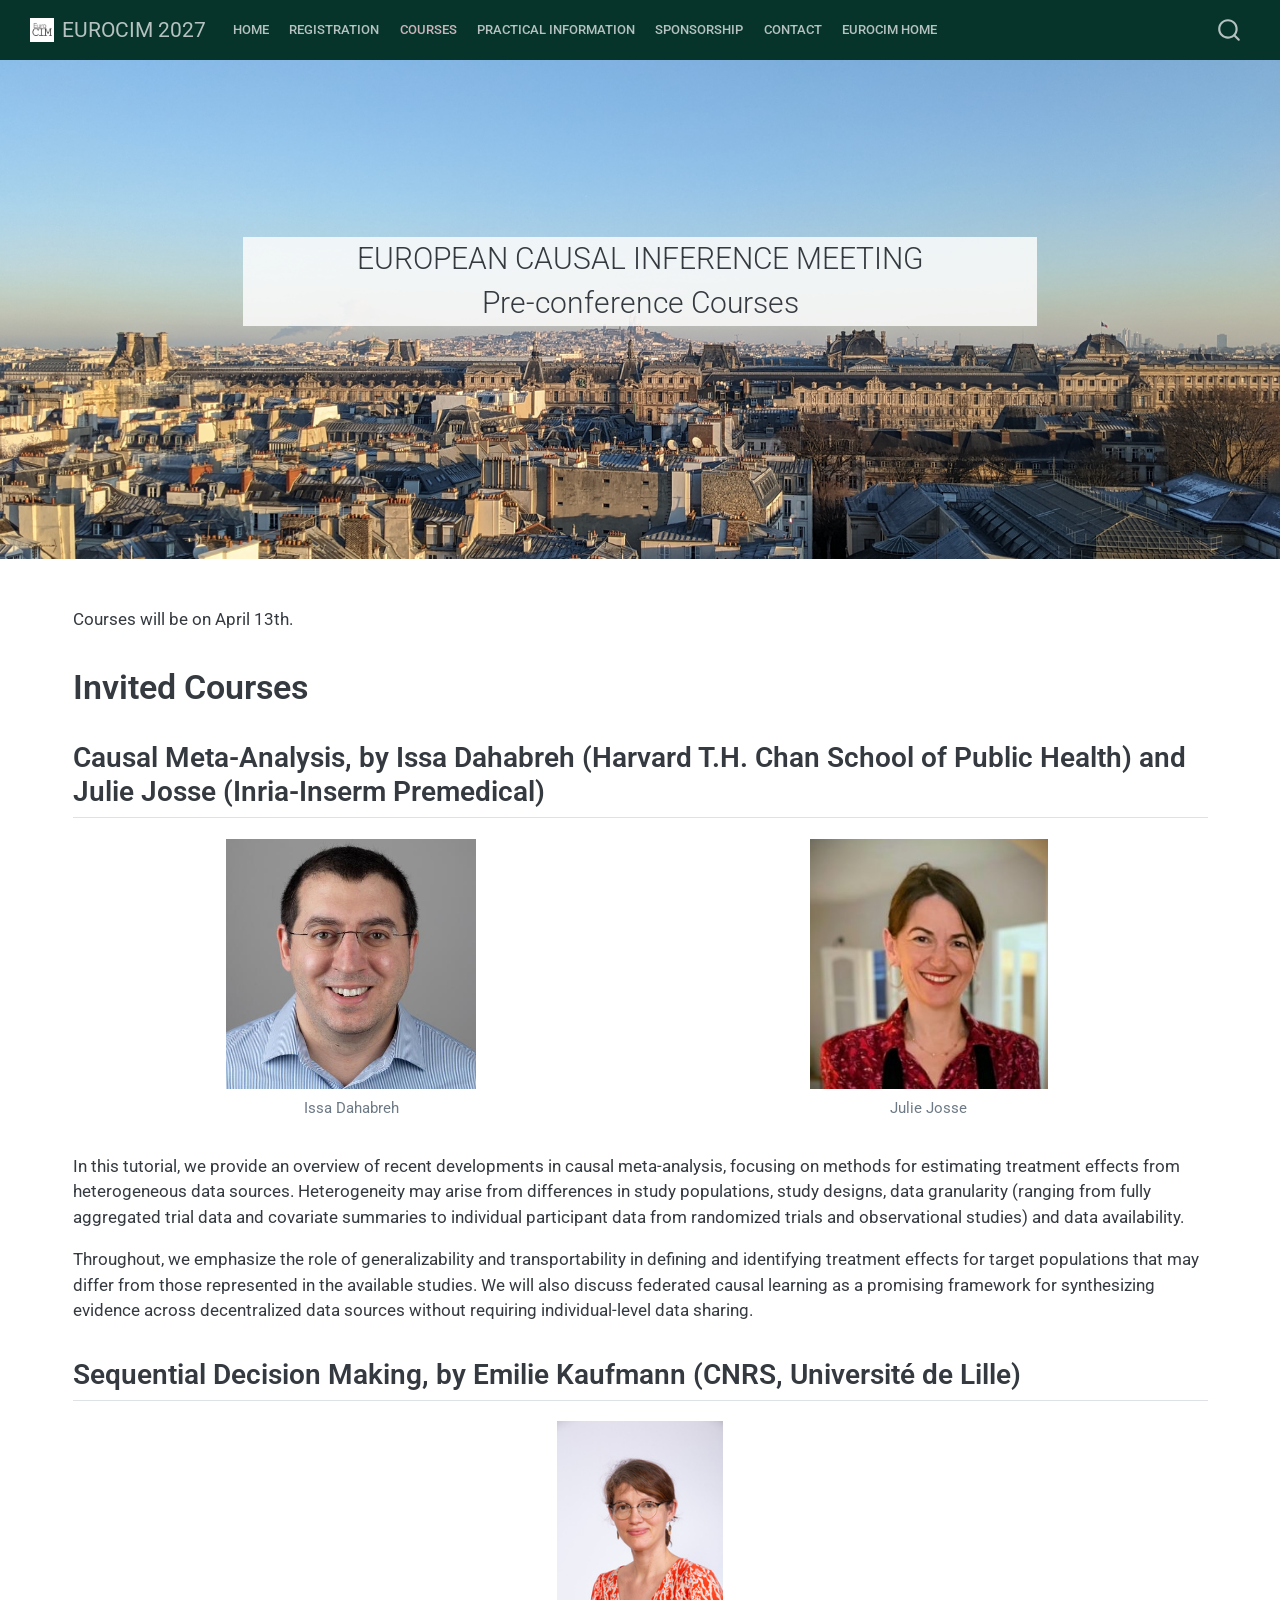
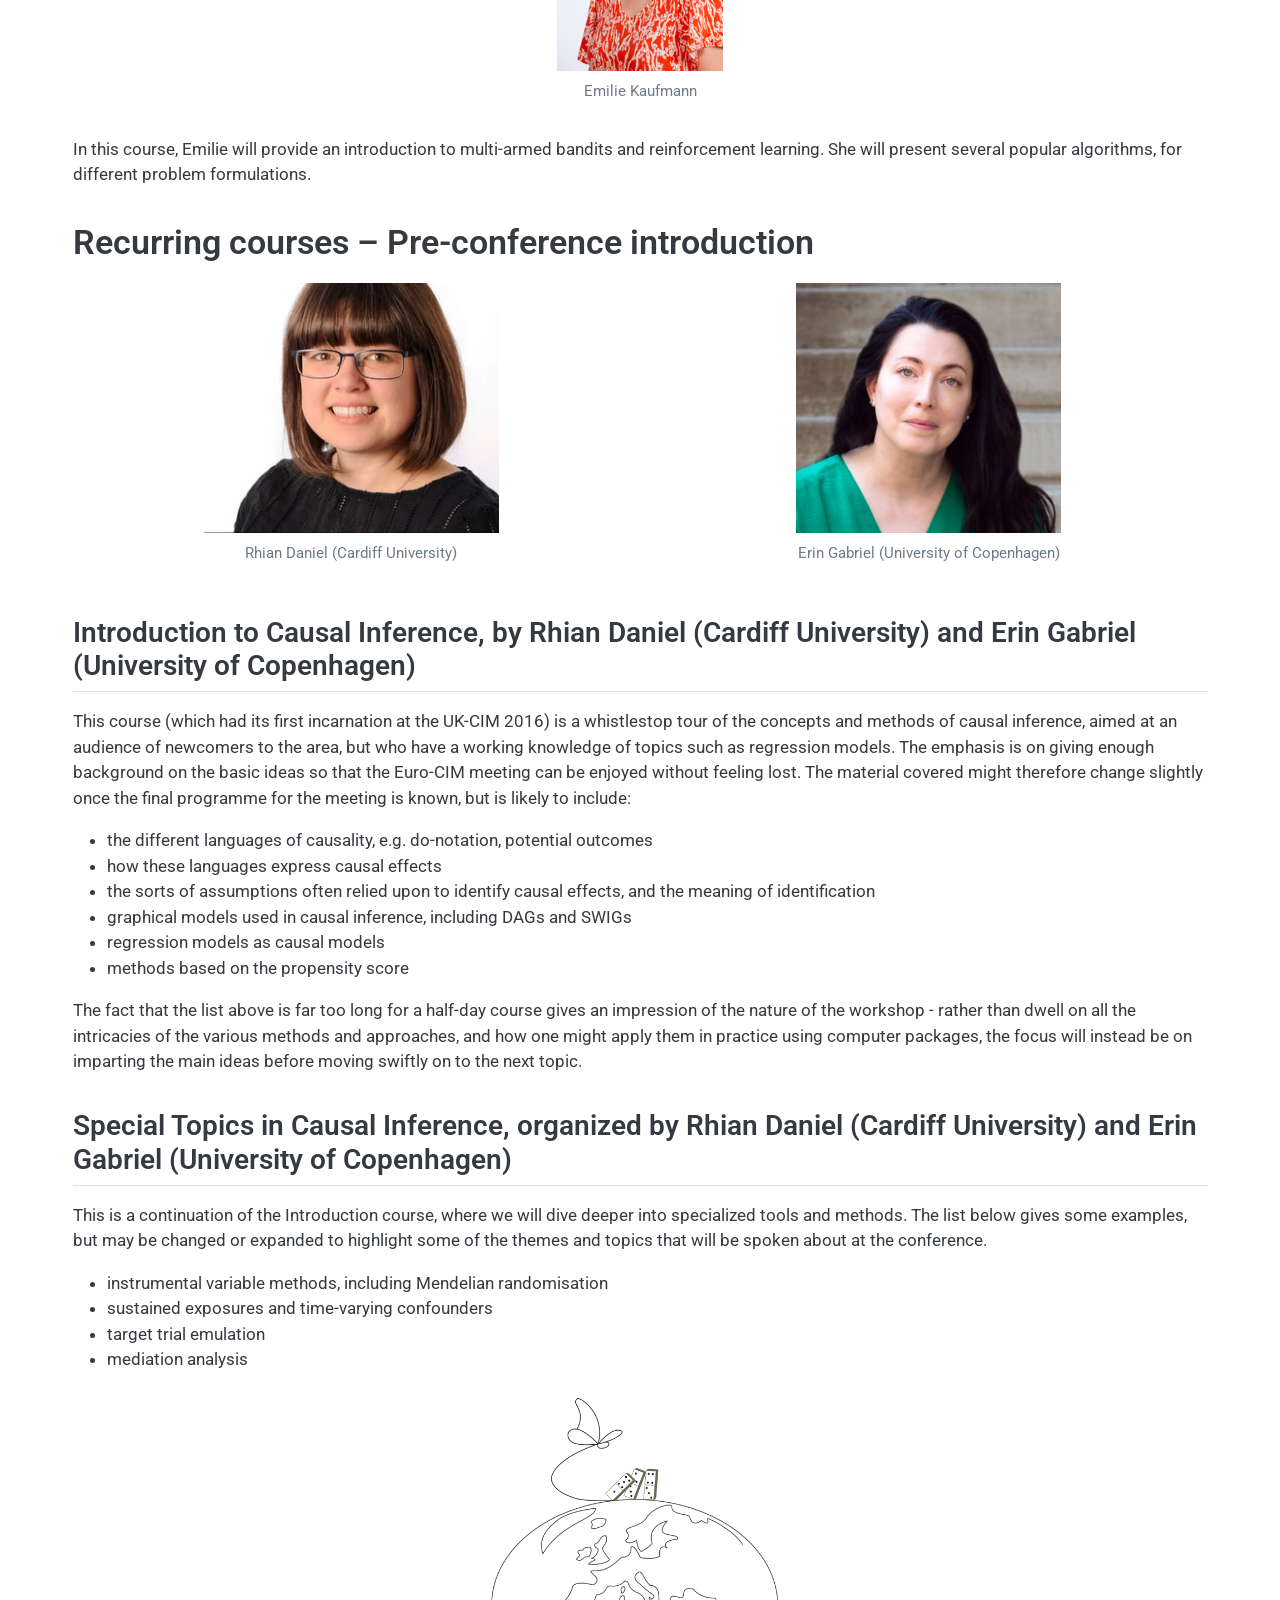
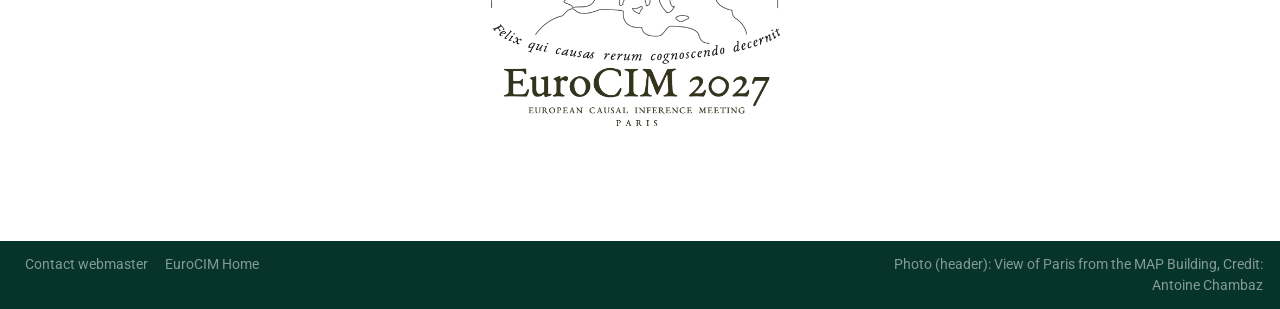
<file: docs/tutorials.html>
<html xmlns="http://www.w3.org/1999/xhtml">
<head>
  <title>Redirect</title>
  <script type="text/javascript">
    var redirects = {"":"courses.html"};
    var hash = window.location.hash.startsWith('#') ? window.location.hash.slice(1) : window.location.hash;
    var redirect = redirects[hash] || redirects[""] || "/";
    window.document.title = 'Redirect to  ' +  redirect;
    window.location.replace(redirect);
  </script>
</head>
<body>
</body>
</html>
</file>
<file: docs/site_libs/quarto-html/tippy.css>
.tippy-box[data-animation=fade][data-state=hidden]{opacity:0}[data-tippy-root]{max-width:calc(100vw - 10px)}.tippy-box{position:relative;background-color:#333;color:#fff;border-radius:4px;font-size:14px;line-height:1.4;white-space:normal;outline:0;transition-property:transform,visibility,opacity}.tippy-box[data-placement^=top]>.tippy-arrow{bottom:0}.tippy-box[data-placement^=top]>.tippy-arrow:before{bottom:-7px;left:0;border-width:8px 8px 0;border-top-color:initial;transform-origin:center top}.tippy-box[data-placement^=bottom]>.tippy-arrow{top:0}.tippy-box[data-placement^=bottom]>.tippy-arrow:before{top:-7px;left:0;border-width:0 8px 8px;border-bottom-color:initial;transform-origin:center bottom}.tippy-box[data-placement^=left]>.tippy-arrow{right:0}.tippy-box[data-placement^=left]>.tippy-arrow:before{border-width:8px 0 8px 8px;border-left-color:initial;right:-7px;transform-origin:center left}.tippy-box[data-placement^=right]>.tippy-arrow{left:0}.tippy-box[data-placement^=right]>.tippy-arrow:before{left:-7px;border-width:8px 8px 8px 0;border-right-color:initial;transform-origin:center right}.tippy-box[data-inertia][data-state=visible]{transition-timing-function:cubic-bezier(.54,1.5,.38,1.11)}.tippy-arrow{width:16px;height:16px;color:#333}.tippy-arrow:before{content:"";position:absolute;border-color:transparent;border-style:solid}.tippy-content{position:relative;padding:5px 9px;z-index:1}
</file>
<file: docs/site_libs/quarto-html/quarto-syntax-highlighting-2f5df379a58b258e96c21c0638c20c03.css>
/* quarto syntax highlight colors */
:root {
  --quarto-hl-ot-color: #003B4F;
  --quarto-hl-at-color: #657422;
  --quarto-hl-ss-color: #20794D;
  --quarto-hl-an-color: #5E5E5E;
  --quarto-hl-fu-color: #4758AB;
  --quarto-hl-st-color: #20794D;
  --quarto-hl-cf-color: #003B4F;
  --quarto-hl-op-color: #5E5E5E;
  --quarto-hl-er-color: #AD0000;
  --quarto-hl-bn-color: #AD0000;
  --quarto-hl-al-color: #AD0000;
  --quarto-hl-va-color: #111111;
  --quarto-hl-bu-color: inherit;
  --quarto-hl-ex-color: inherit;
  --quarto-hl-pp-color: #AD0000;
  --quarto-hl-in-color: #5E5E5E;
  --quarto-hl-vs-color: #20794D;
  --quarto-hl-wa-color: #5E5E5E;
  --quarto-hl-do-color: #5E5E5E;
  --quarto-hl-im-color: #00769E;
  --quarto-hl-ch-color: #20794D;
  --quarto-hl-dt-color: #AD0000;
  --quarto-hl-fl-color: #AD0000;
  --quarto-hl-co-color: #5E5E5E;
  --quarto-hl-cv-color: #5E5E5E;
  --quarto-hl-cn-color: #8f5902;
  --quarto-hl-sc-color: #5E5E5E;
  --quarto-hl-dv-color: #AD0000;
  --quarto-hl-kw-color: #003B4F;
}

/* other quarto variables */
:root {
  --quarto-font-monospace: SFMono-Regular, Menlo, Monaco, Consolas, "Liberation Mono", "Courier New", monospace;
}

pre > code.sourceCode > span {
  color: #003B4F;
}

code span {
  color: #003B4F;
}

code.sourceCode > span {
  color: #003B4F;
}

div.sourceCode,
div.sourceCode pre.sourceCode {
  color: #003B4F;
}

code span.ot {
  color: #003B4F;
  font-style: inherit;
}

code span.at {
  color: #657422;
  font-style: inherit;
}

code span.ss {
  color: #20794D;
  font-style: inherit;
}

code span.an {
  color: #5E5E5E;
  font-style: inherit;
}

code span.fu {
  color: #4758AB;
  font-style: inherit;
}

code span.st {
  color: #20794D;
  font-style: inherit;
}

code span.cf {
  color: #003B4F;
  font-weight: bold;
  font-style: inherit;
}

code span.op {
  color: #5E5E5E;
  font-style: inherit;
}

code span.er {
  color: #AD0000;
  font-style: inherit;
}

code span.bn {
  color: #AD0000;
  font-style: inherit;
}

code span.al {
  color: #AD0000;
  font-style: inherit;
}

code span.va {
  color: #111111;
  font-style: inherit;
}

code span.bu {
  font-style: inherit;
}

code span.ex {
  font-style: inherit;
}

code span.pp {
  color: #AD0000;
  font-style: inherit;
}

code span.in {
  color: #5E5E5E;
  font-style: inherit;
}

code span.vs {
  color: #20794D;
  font-style: inherit;
}

code span.wa {
  color: #5E5E5E;
  font-style: italic;
}

code span.do {
  color: #5E5E5E;
  font-style: italic;
}

code span.im {
  color: #00769E;
  font-style: inherit;
}

code span.ch {
  color: #20794D;
  font-style: inherit;
}

code span.dt {
  color: #AD0000;
  font-style: inherit;
}

code span.fl {
  color: #AD0000;
  font-style: inherit;
}

code span.co {
  color: #5E5E5E;
  font-style: inherit;
}

code span.cv {
  color: #5E5E5E;
  font-style: italic;
}

code span.cn {
  color: #8f5902;
  font-style: inherit;
}

code span.sc {
  color: #5E5E5E;
  font-style: inherit;
}

code span.dv {
  color: #AD0000;
  font-style: inherit;
}

code span.kw {
  color: #003B4F;
  font-weight: bold;
  font-style: inherit;
}

.prevent-inlining {
  content: "</";
}

/*# sourceMappingURL=35eb38a806ee71ea6d2563be2308c832.css.map */
</file>
<file: docs/styles.css>
.quarto-title-block .quarto-title-banner {
  height: 500px;
}

#title-block-header > div.quarto-title-banner.page-columns.page-full > div {
  padding: 15%;
}

.subtitle.lead {
  text-align: center;
  background-color: rgba(252, 252, 252, 0.85);
  font-size: 1.75rem;
}

.page-columns .column-page {
  z-index: 0;
}

.battle-teaser {
  border-color: #07342a;
  border-width: thin;
  border-style: solid;
  border-radius: 0rem;
  padding: .5rem;
  margin: .5rem;
}

.battle-teaser > h3 {
  text-align: center;
}

.battle-teaser > h2 {
  border: none;
}


figcaption {
  text-align: center;
  padding-left: 2em;
  padding-right: 2em;
}


 .table-card { border:1px solid #eee; border-radius:8px; box-shadow: 0 4px 12px rgba(0,0,0,0.03); padding:18px; background: #fcfcfc; }
    table.eurocim-table { width:100%; border-collapse:collapse; font-size:14px; }
    table.eurocim-table thead th { text-align:left; padding:10px 12px; font-weight:600; border-bottom:2px solid #e6e6e6; font-family:'Inter',sans-serif; }
    table.eurocim-table tbody td { padding:10px 12px; border-bottom:1px solid #f0f0f0; vertical-align:top; }
    table.eurocim-table tbody tr:hover td { background:#fbfbfb; }

    /* Small screens */
  /*  @media (max-width:700px) { .wrap { padding:14px; margin:20px; } table.eurocim-table thead { display:none; } table.eurocim-table tbody td { display:block; width:100%; box-sizing:border-box; } table.eurocim-table tbody td:before { content: attr(data-colname) ': '; font-weight:600; display:inline-block; width:40%; } }*/

/* Registration page: separate the fee tables */
#registration-fees table { margin-bottom: 3rem; }
</file>
<file: docs/modal.css>
/* micromodal css: essentials for toggling/animating the dialog
  (otherwise it just sits there on the page!)
*/
.modal__overlay {
  position: fixed;
  top: 0;
  left: 0;
  right: 0;
  bottom: 0;
  background: rgba(0,0,0,0.6);
  display: flex;
  justify-content: center;
  align-items: center;
}

.modal__container {
  background-color: #fff;
  padding: 30px;
  max-width: 500px;
  width: 90%;
  max-height: 90vh;
  border-radius: 4px;
  overflow-y: auto;
  box-sizing: border-box;
}

@keyframes mmfadeIn {
  from { opacity: 0; }
    to { opacity: 1; }
}

@keyframes mmfadeOut {
  from { opacity: 1; }
    to { opacity: 0; }
}

@keyframes mmslideIn {
  from { transform: translateY(15%); }
    to { transform: translateY(0); }
}

@keyframes mmslideOut {
  from { transform: translateY(0); }
    to { transform: translateY(-10%); }
}

.micromodal-slide {
  display: none;
}

.micromodal-slide.is-open {
  display: block;
}

.micromodal-slide[aria-hidden="false"] .modal__overlay {
  animation: mmfadeIn .3s cubic-bezier(0.0, 0.0, 0.2, 1);
}

.micromodal-slide[aria-hidden="false"] .modal__container {
  animation: mmslideIn .3s cubic-bezier(0, 0, .2, 1);
}

.micromodal-slide[aria-hidden="true"] .modal__overlay {
  animation: mmfadeOut .3s cubic-bezier(0.0, 0.0, 0.2, 1);
}

.micromodal-slide[aria-hidden="true"] .modal__container {
  animation: mmslideOut .3s cubic-bezier(0, 0, .2, 1);
}

.micromodal-slide .modal__container,
.micromodal-slide .modal__overlay {
  will-change: transform;
}

.modal__close {
  background:transparent;
  border: 0;
  float: right;
}

.modal__close::before {
  content: "\2715";
}
</file>
